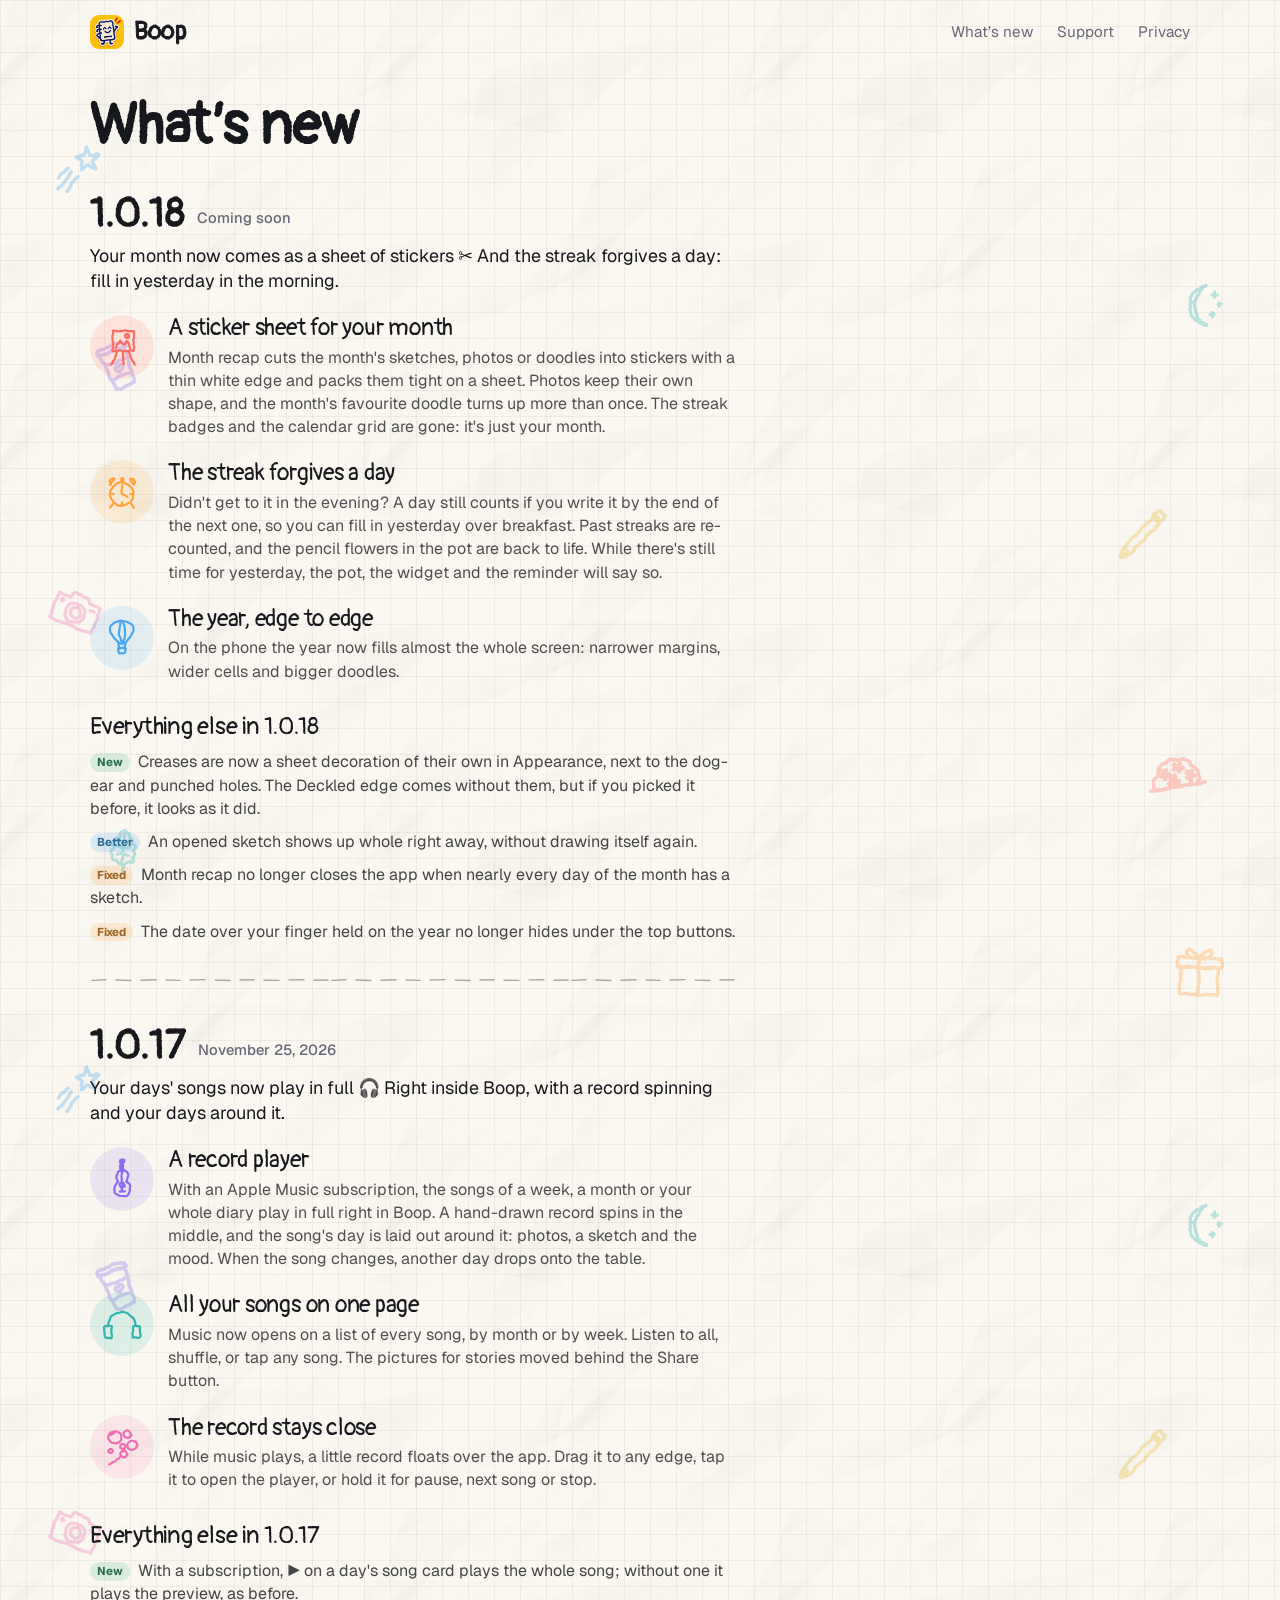
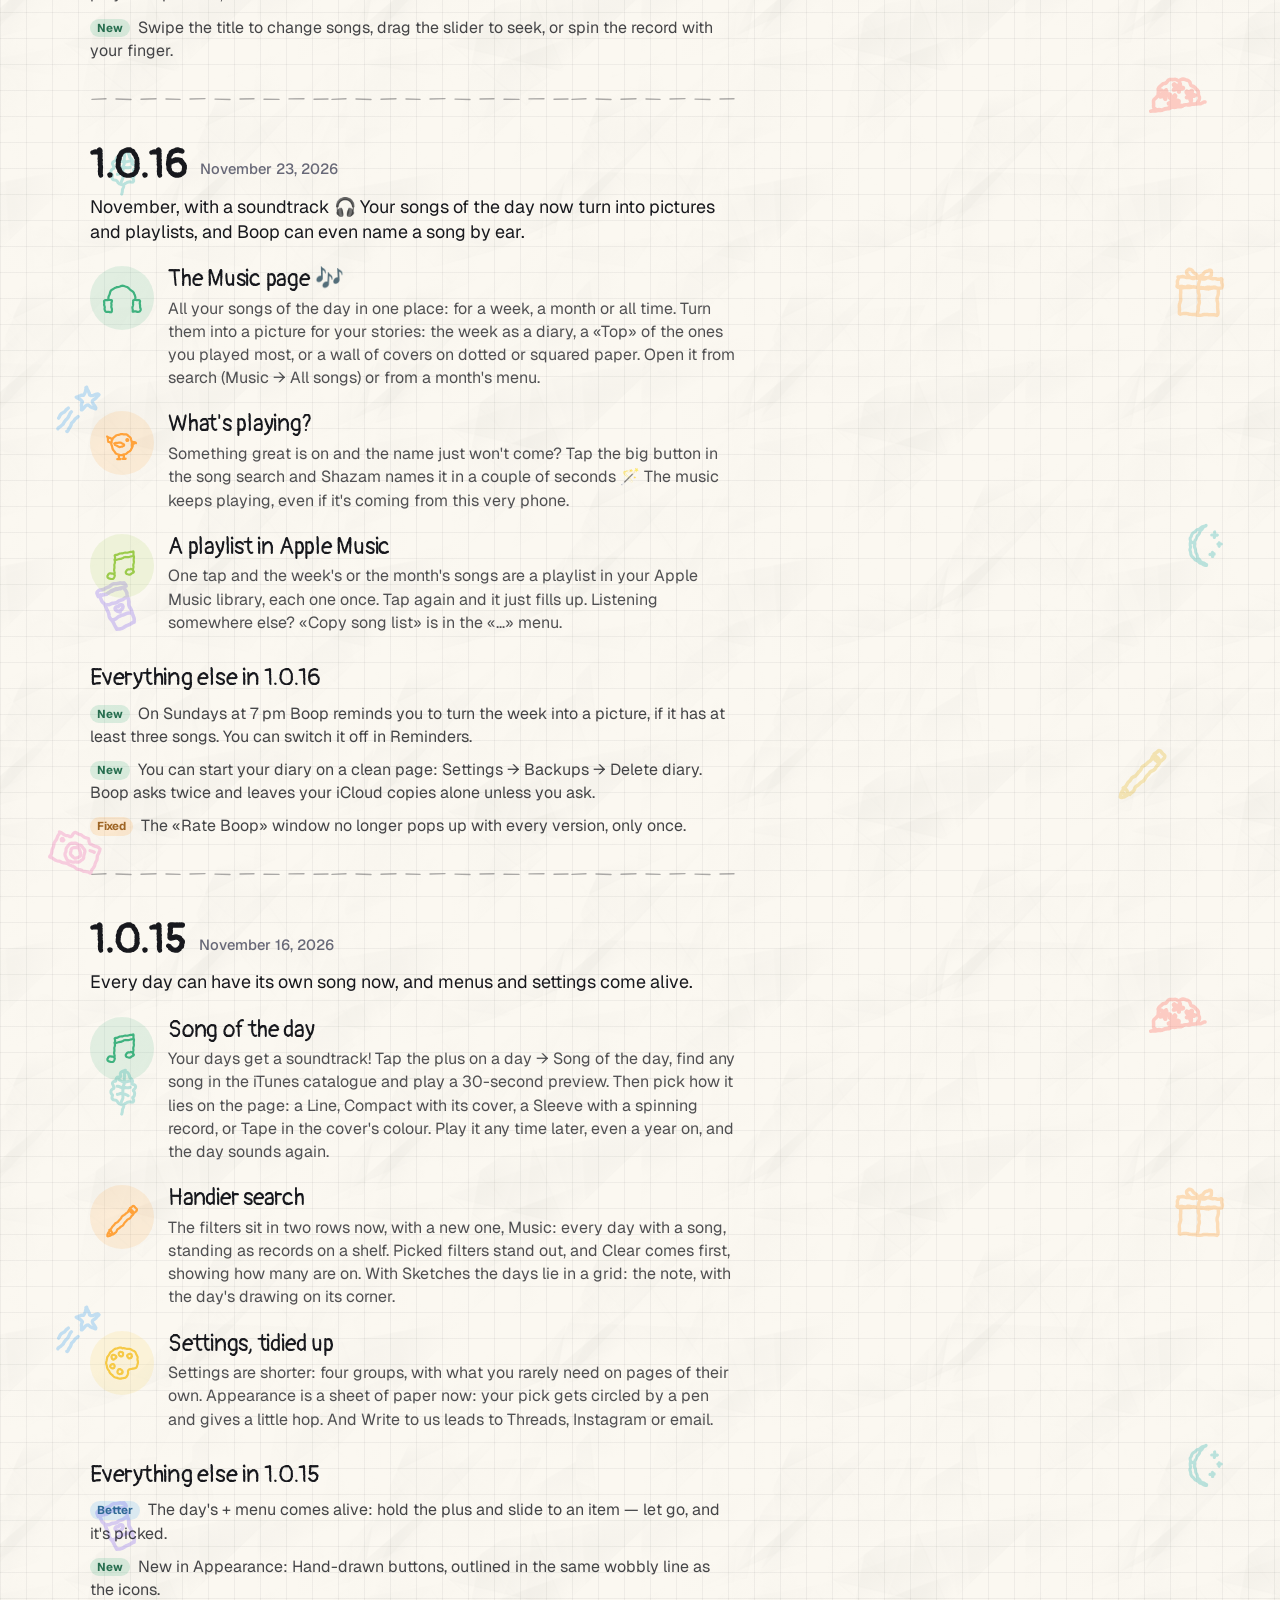
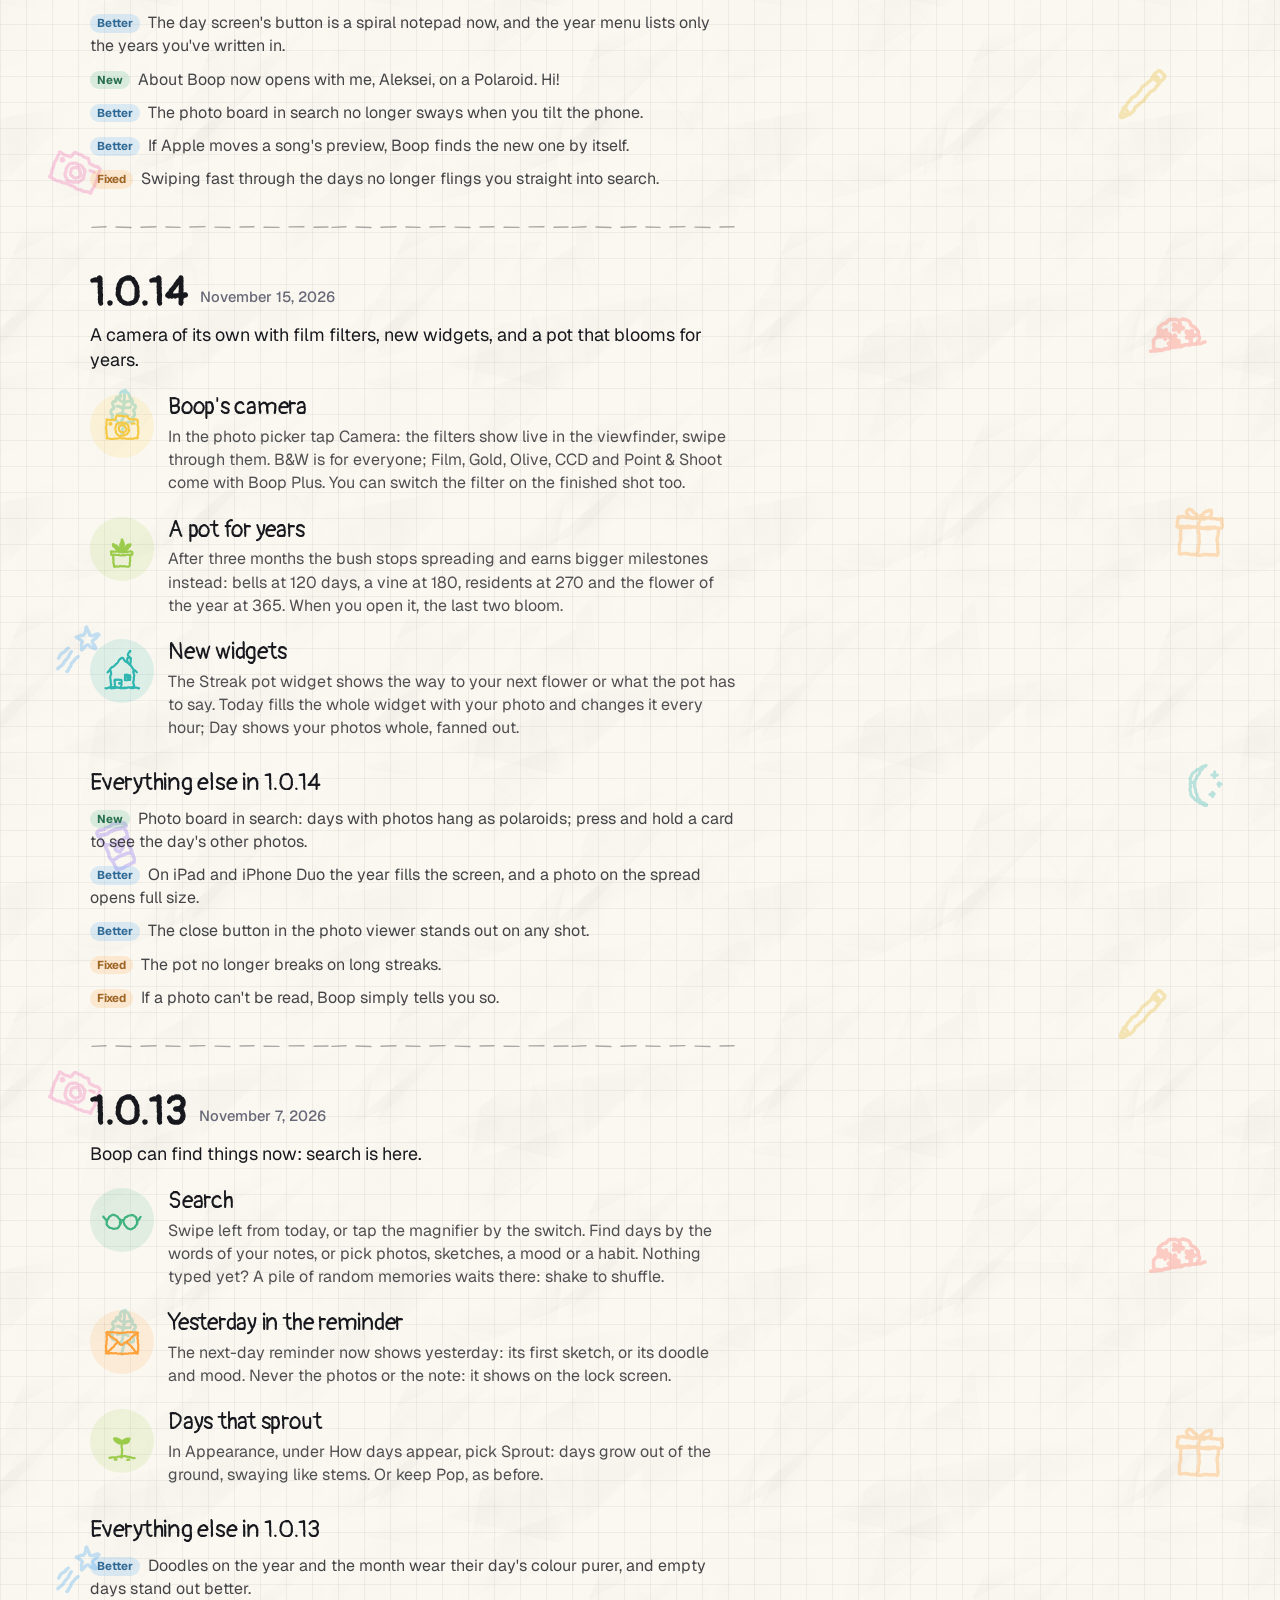
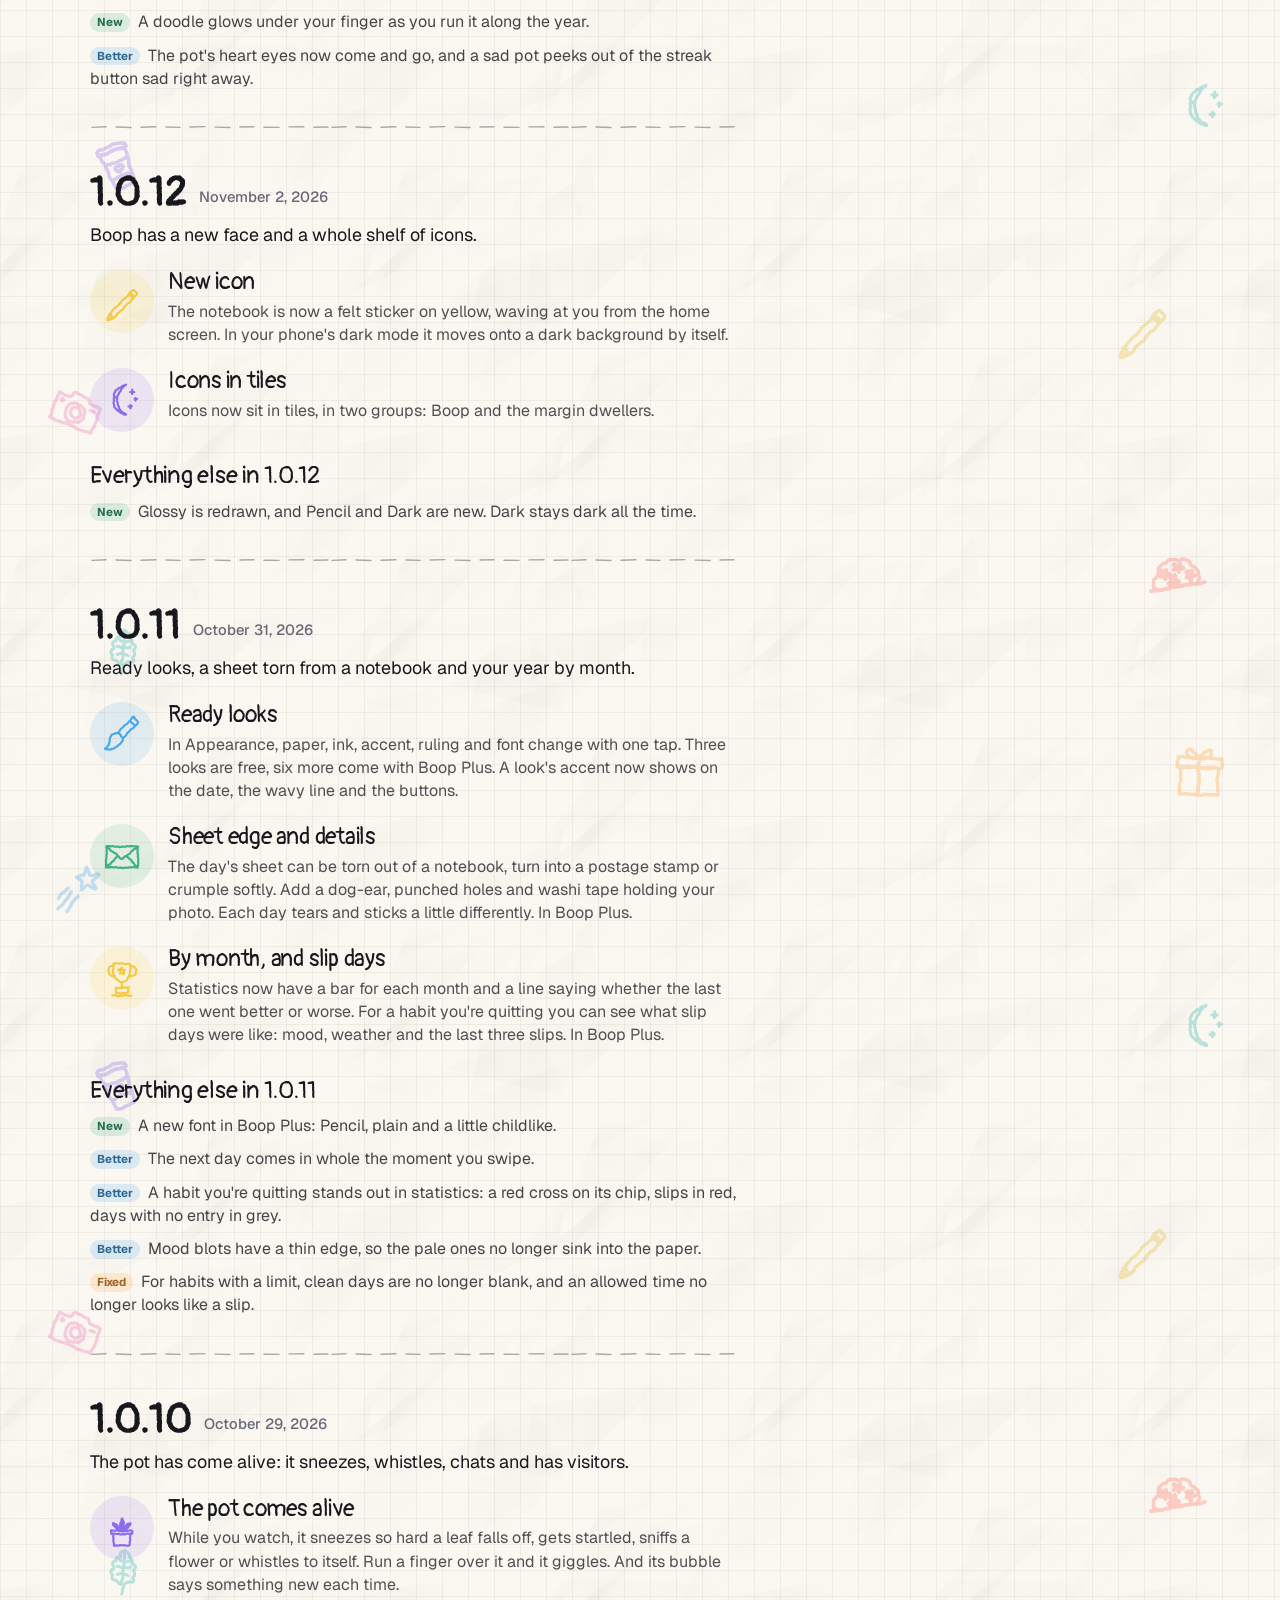
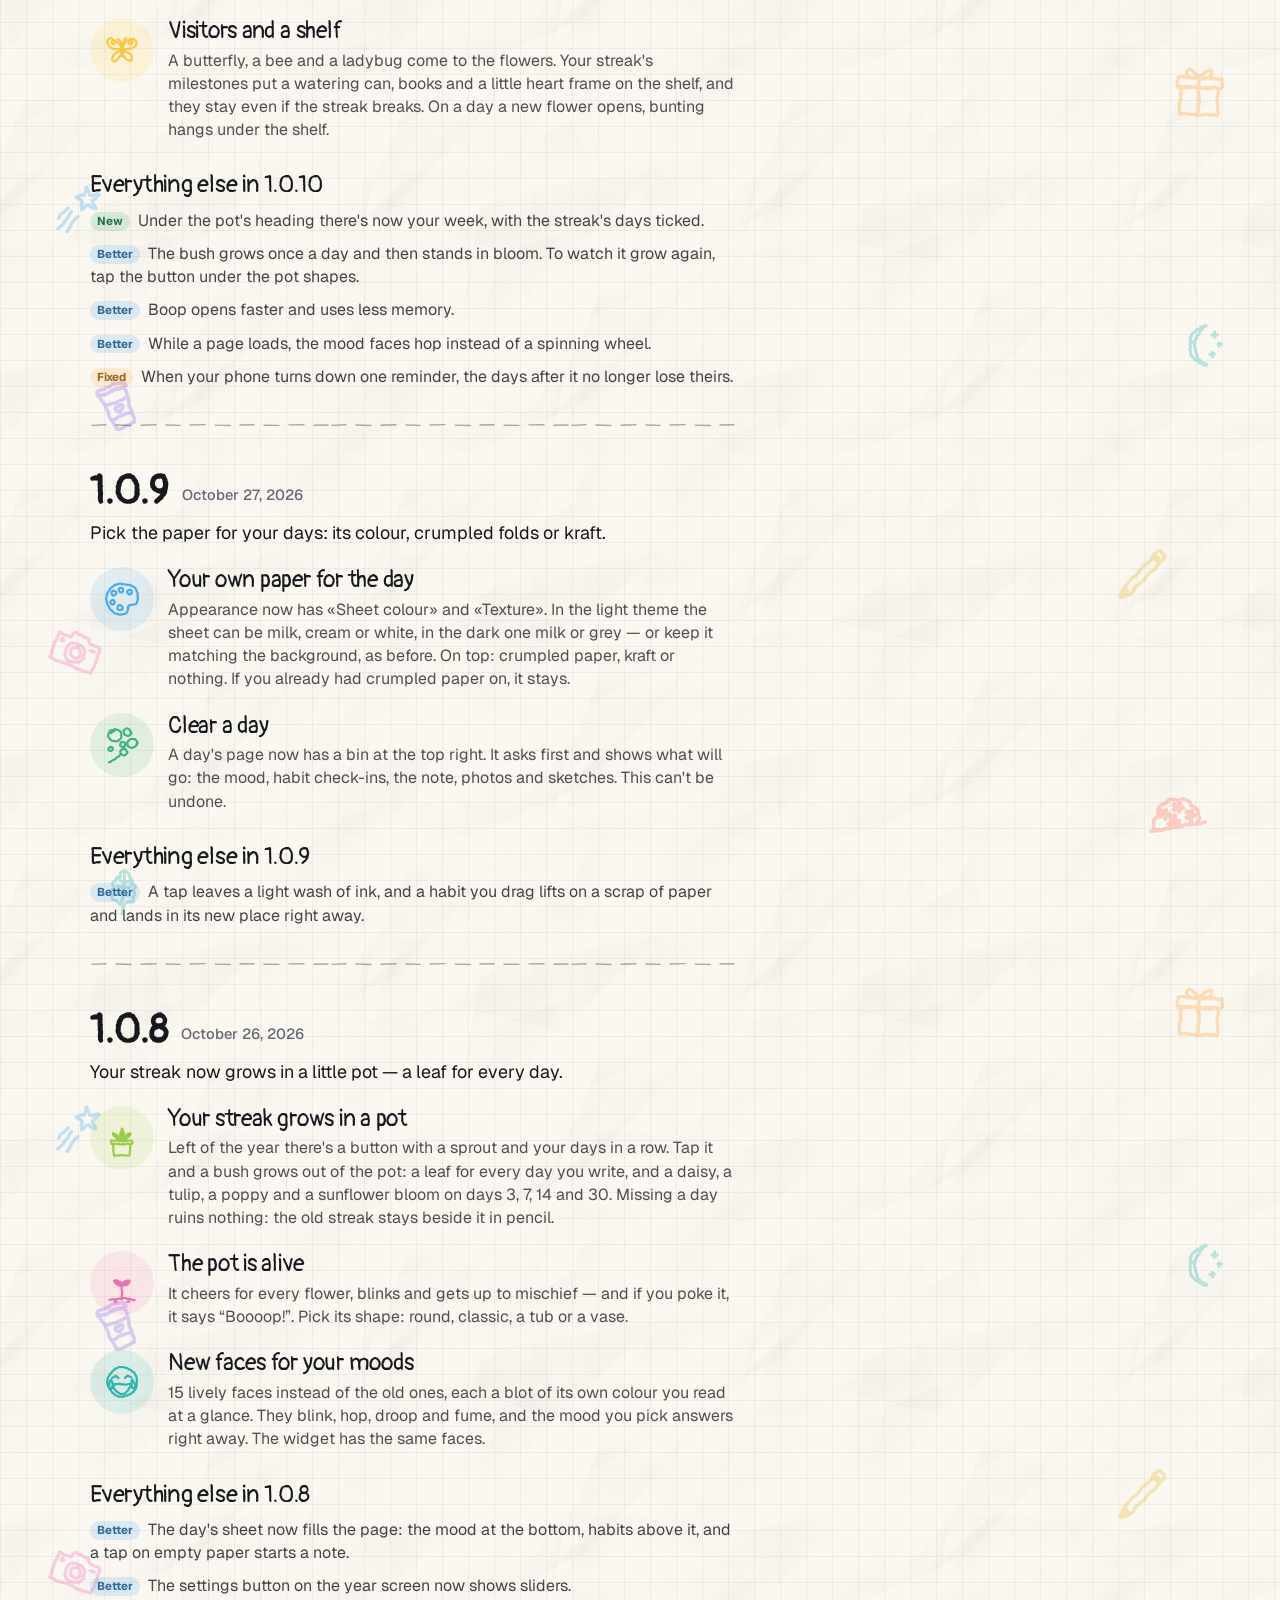
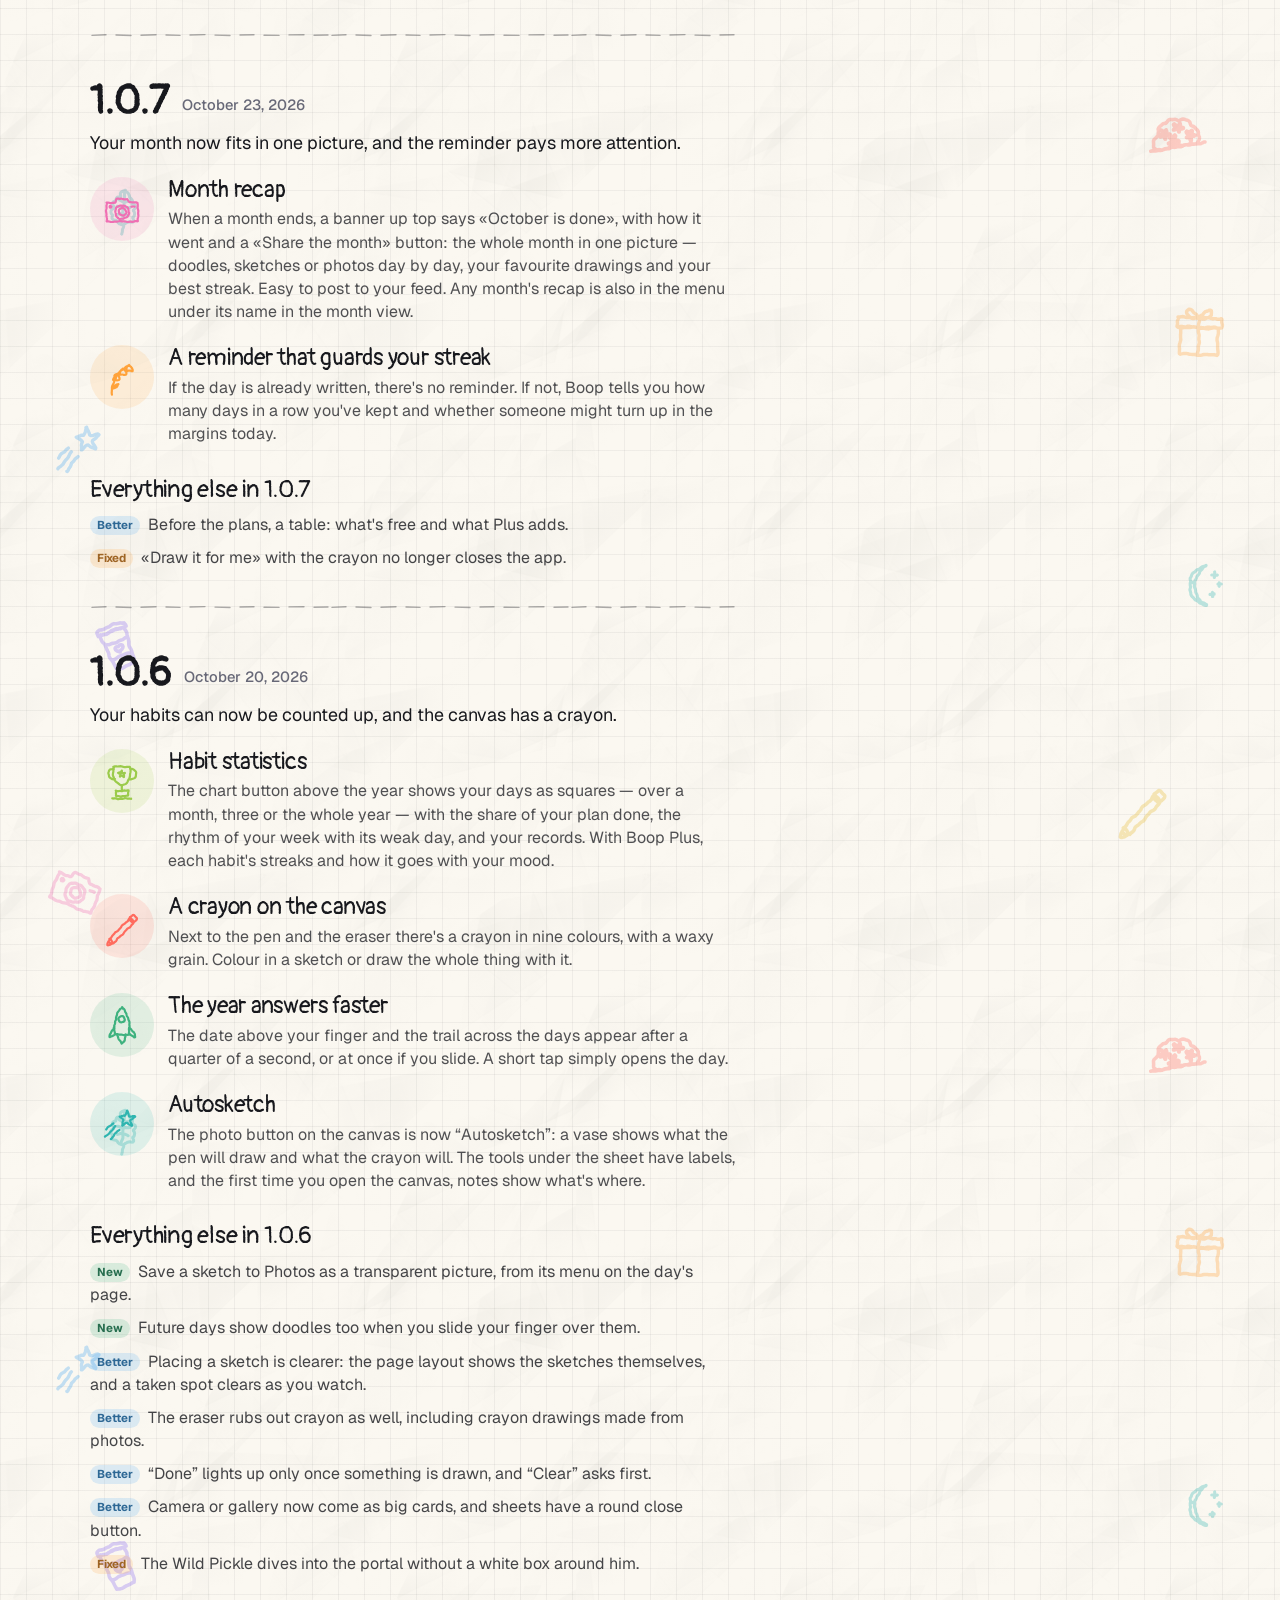
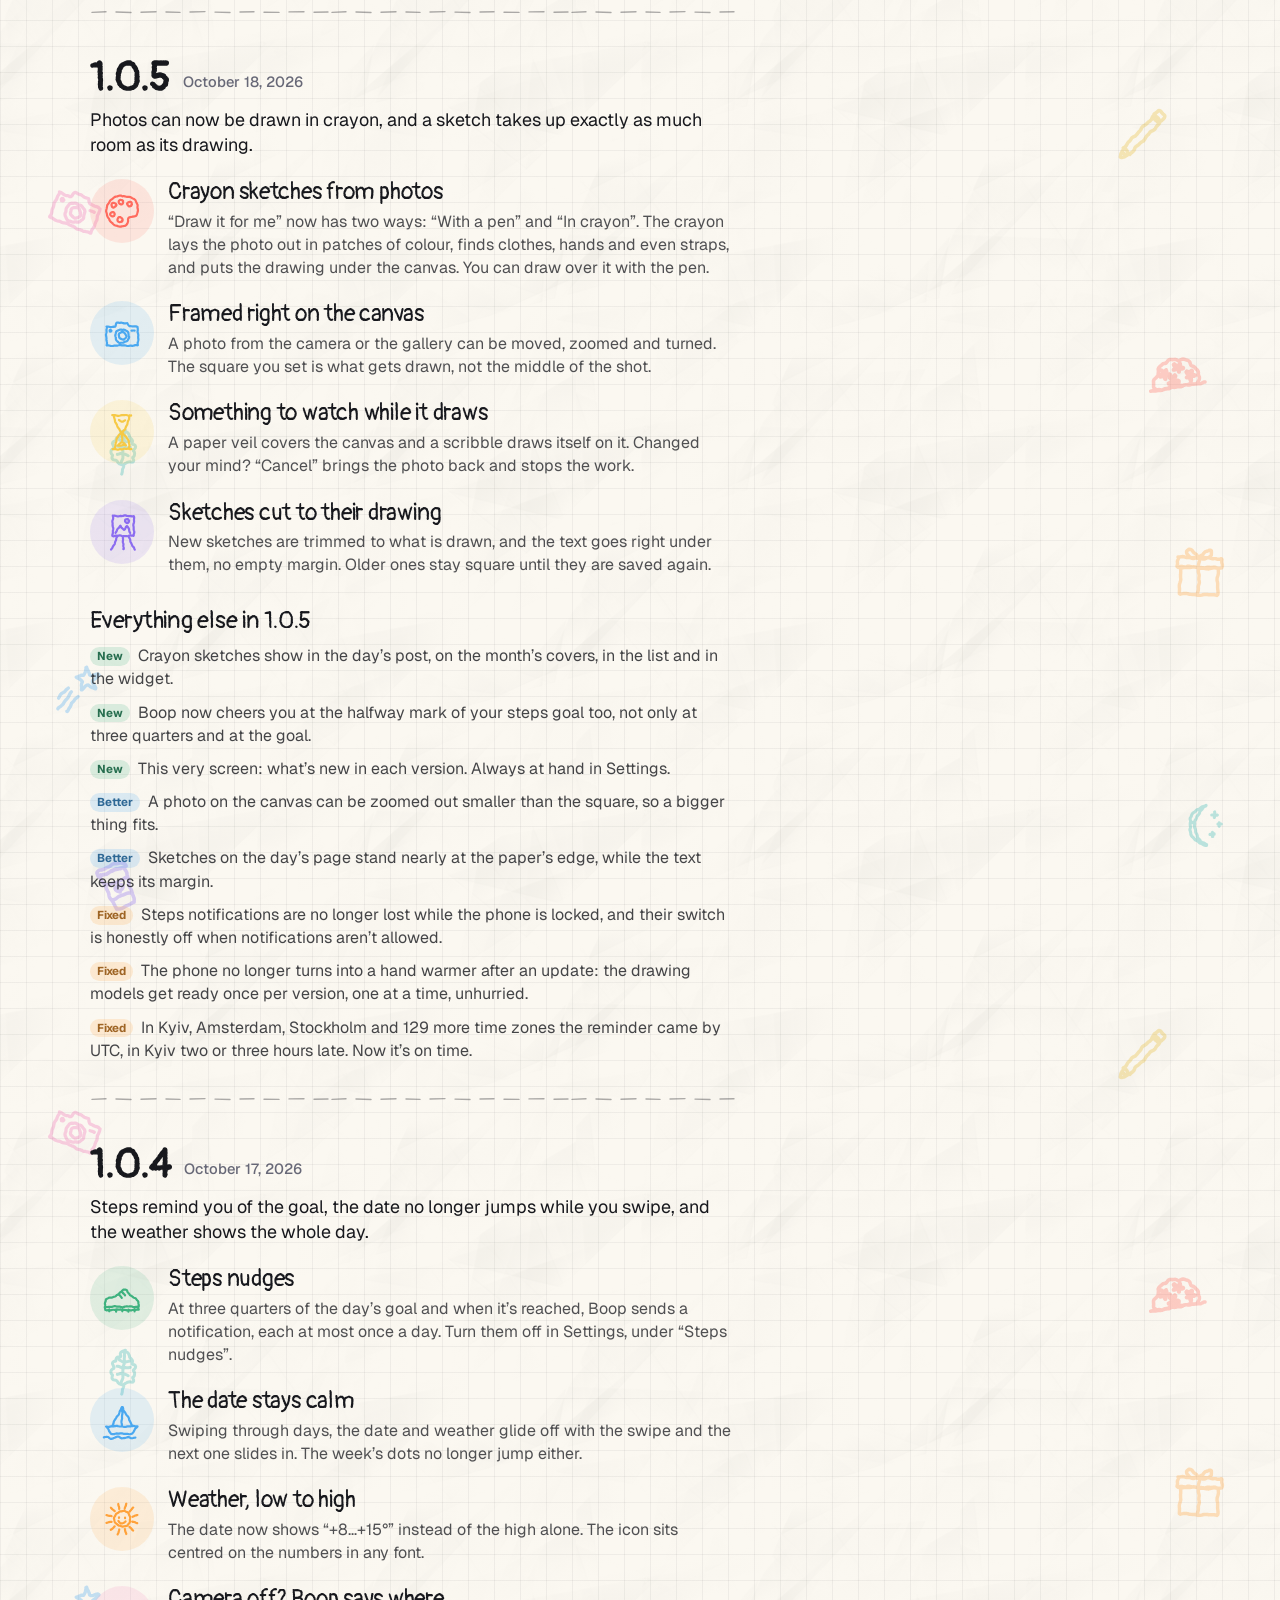
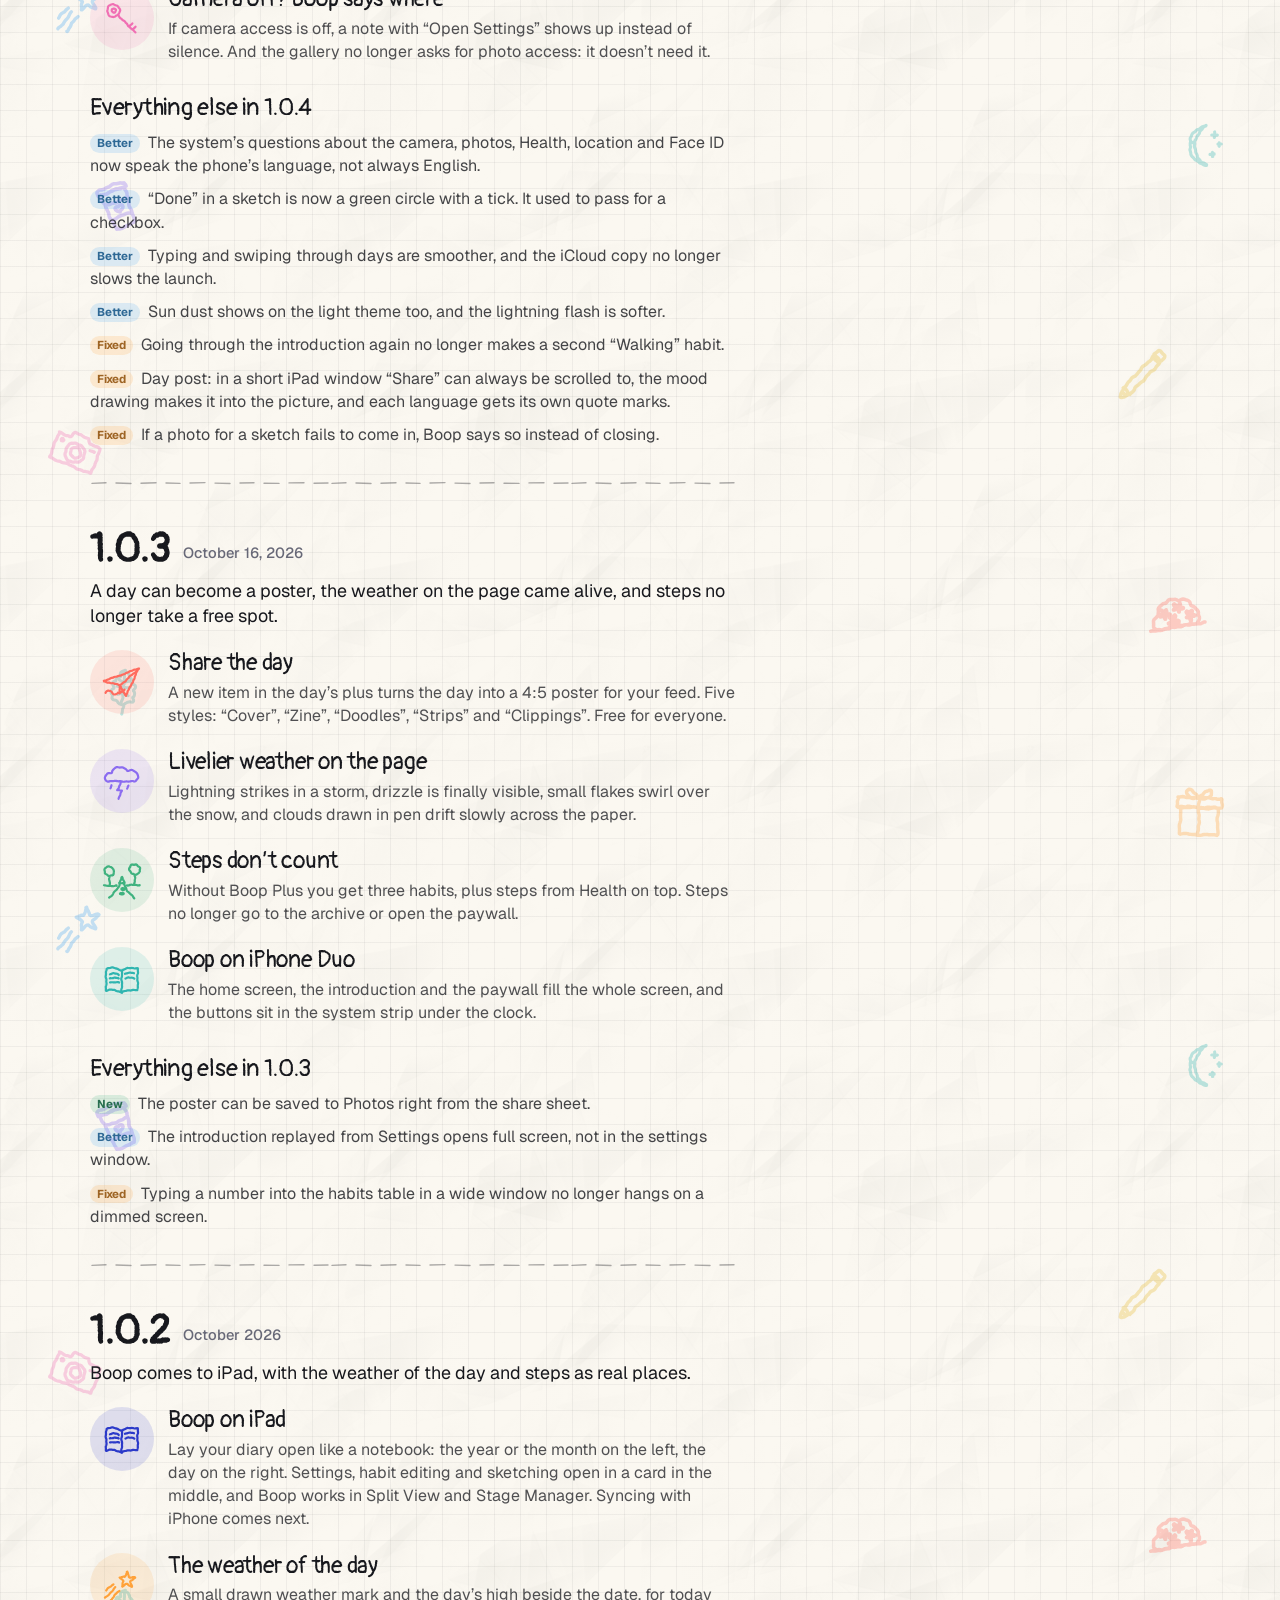
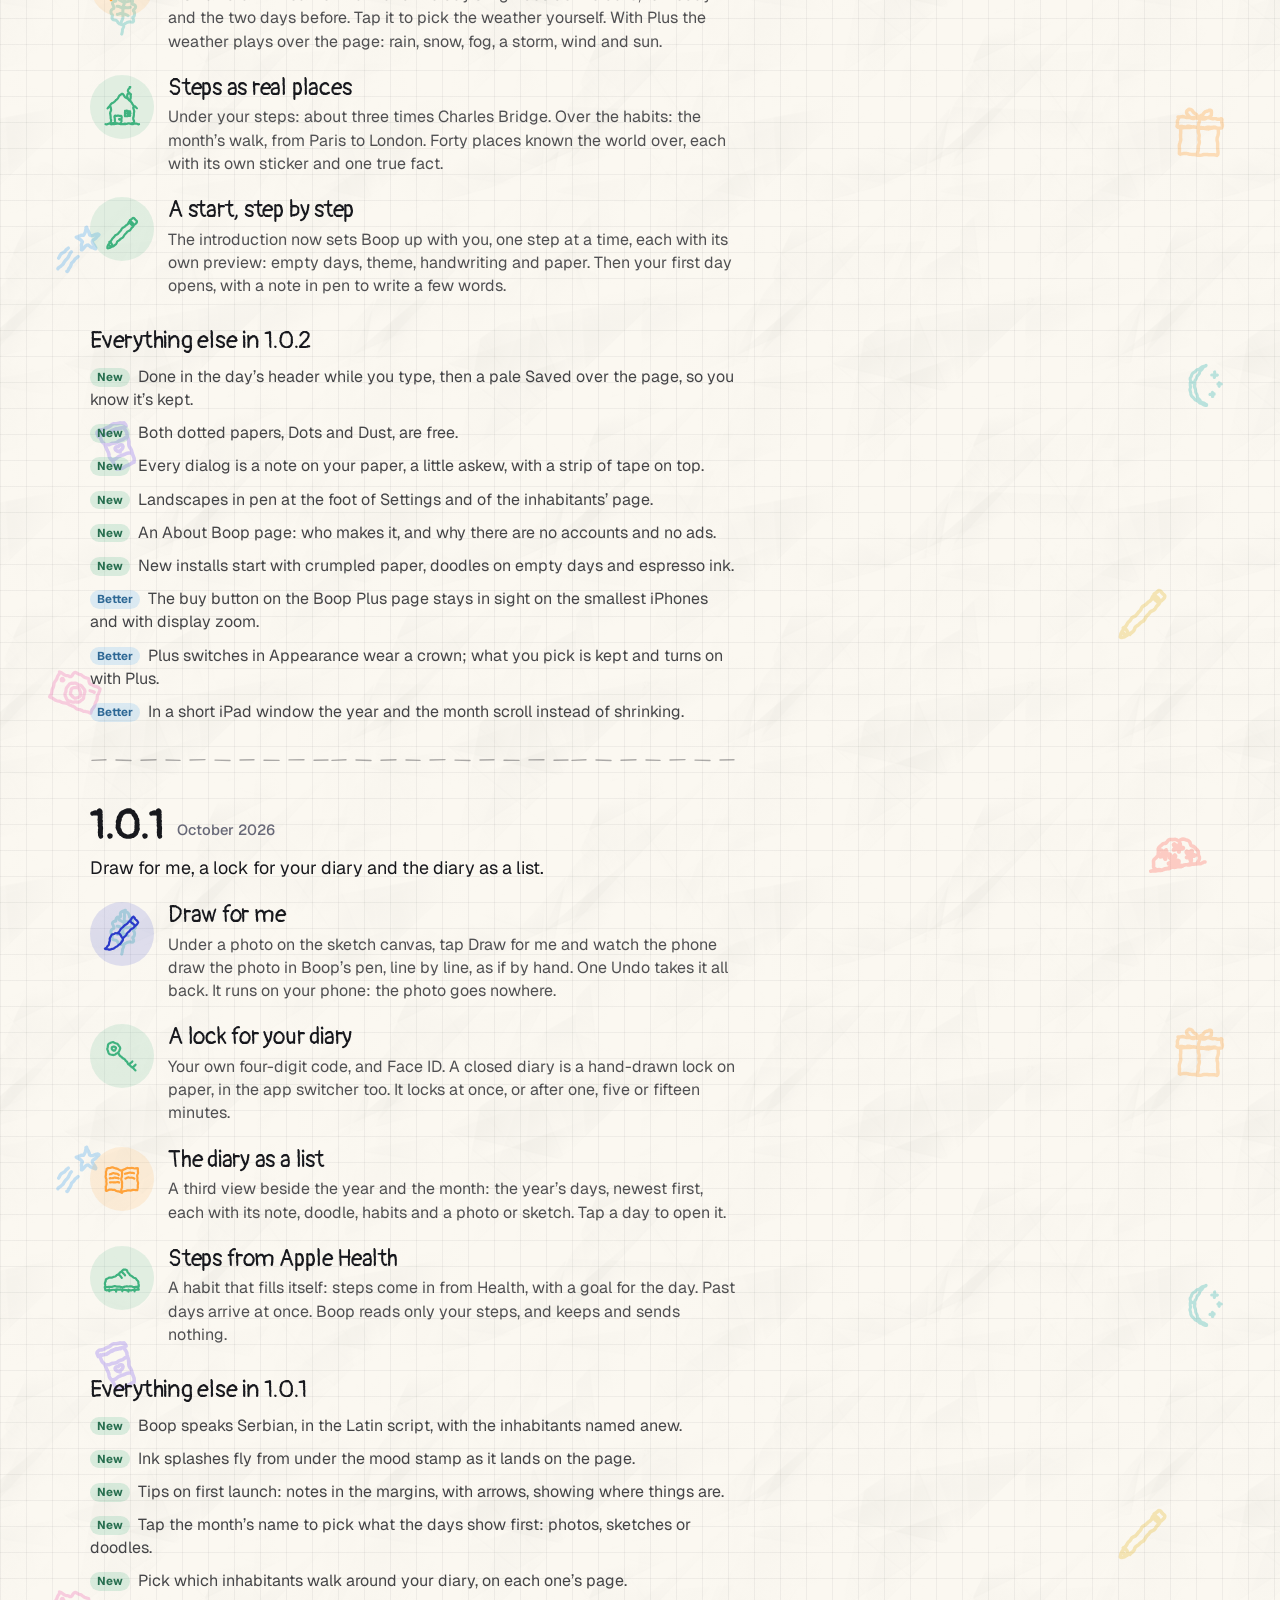
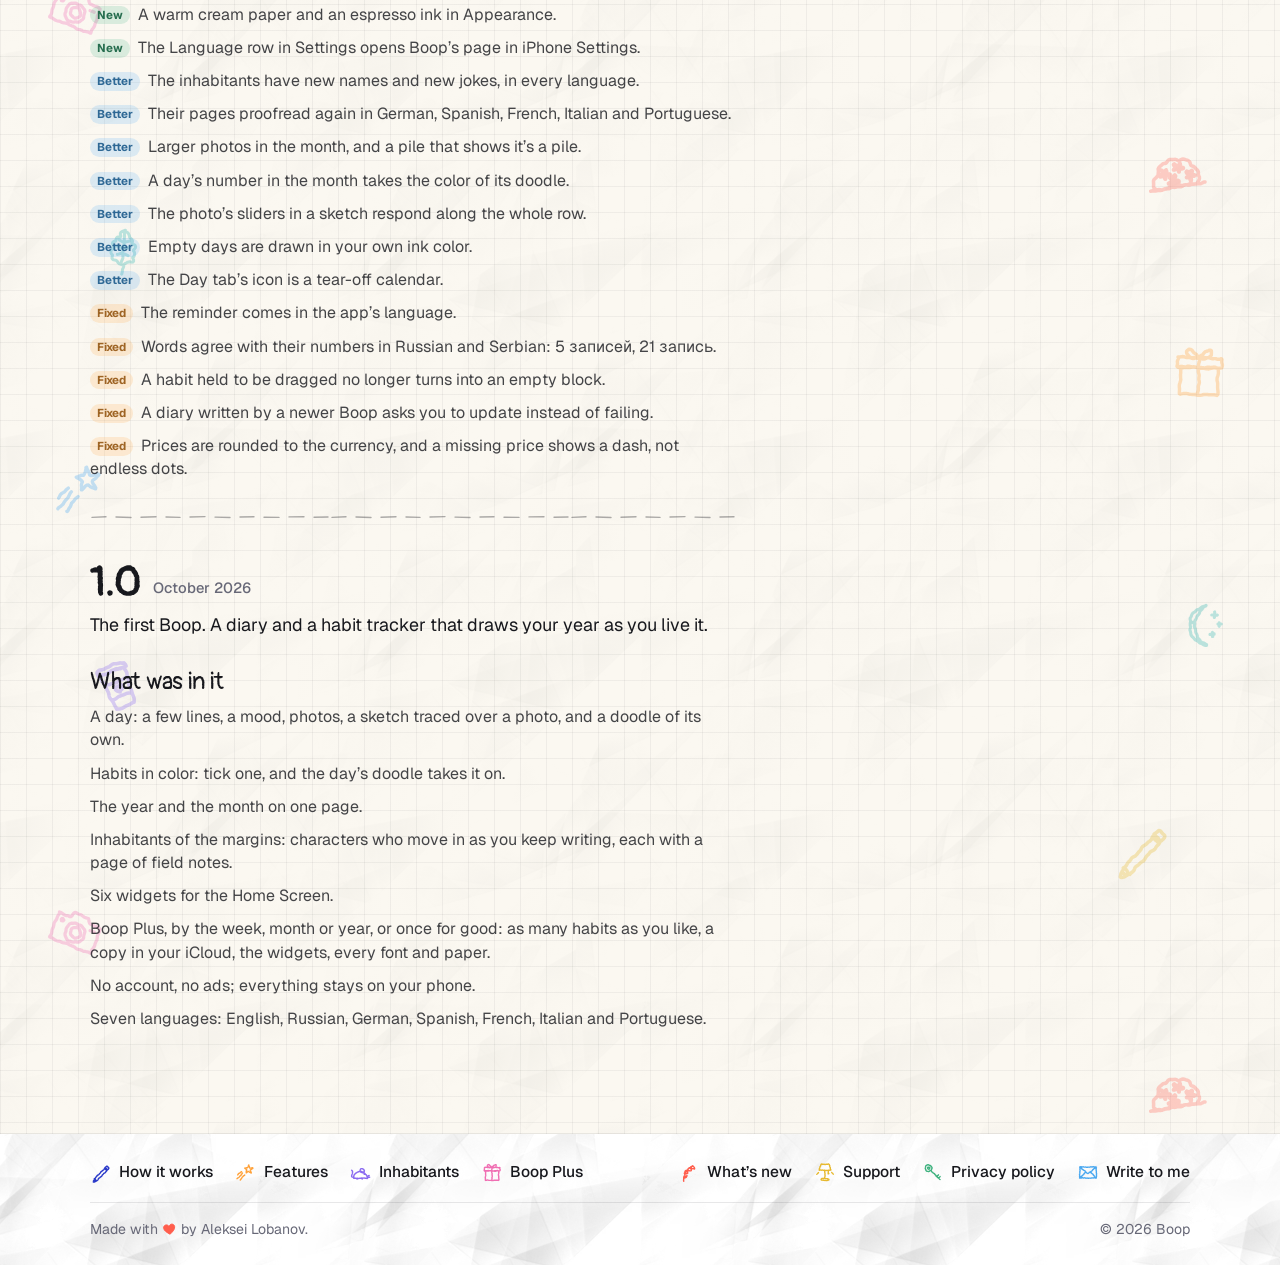
<file: changelog/index.html>
<!doctype html>
<html lang="en">
<head>
<meta charset="utf-8">
<meta name="viewport" content="width=device-width, initial-scale=1">
<title>What&#8217;s new in Boop</title>
<meta name="description" content="Every version of Boop, the newest first. 1.0.17: Your days' songs now play in full 🎧 Right inside Boop, with a record spinning and your days around it.">
<link rel="canonical" href="https://alobanov.github.io/getboop/changelog/">
<meta property="og:title" content="What&#8217;s new in Boop">
<meta property="og:description" content="Every version of Boop, the newest first. 1.0.17: Your days' songs now play in full 🎧 Right inside Boop, with a record spinning and your days around it.">
<meta property="og:image" content="https://alobanov.github.io/getboop/img/year-canvas.jpg">
<meta name="apple-itunes-app" content="app-id=6818434144">
<link rel="icon" href="../favicon-64.png" type="image/png">
<link rel="apple-touch-icon" href="../apple-touch-icon.png">
<link rel="preconnect" href="https://fonts.googleapis.com">
<link rel="preconnect" href="https://fonts.gstatic.com" crossorigin>
<link href="https://fonts.googleapis.com/css2?family=Geist:wght@400;500;600;700;800&family=Pangolin&display=swap" rel="stylesheet">
<link rel="stylesheet" href="../style.css?v=202611032330">
</head>
<body>
<div class="wrap">
<header class="top">
<a class="brand" href="../"><img class="mark" src="../img/icon.webp" width="34" height="34" alt="">Boop</a>
<nav aria-label="Pages"><a href="../changelog/">What&#8217;s new</a><a href="../support/">Support</a><a href="../privacy/">Privacy</a></nav>
</header>
<main>
<article class="page changelog">
<h1>What&#8217;s new</h1>
<!-- app:start -->
<section class="release" id="v1.0.18">
<header class="rel-head"><h2>1.0.18</h2><span class="when">Coming soon</span></header>
<p class="tagline">Your month now comes as a sheet of stickers ✂️ And the streak forgives a day: fill in yesterday in the morning.</p>
<div class="change"><span class="spot" style="--c:#FF6B5E" aria-hidden="true"><svg viewBox="0 0 40 40"><use href="../img/whats_new.svg#doodle_168"/></svg></span><div><h3>A sticker sheet for your month</h3><p>Month recap cuts the month's sketches, photos or doodles into stickers with a thin white edge and packs them tight on a sheet. Photos keep their own shape, and the month's favourite doodle turns up more than once. The streak badges and the calendar grid are gone: it's just your month.</p></div></div>
<div class="change"><span class="spot" style="--c:#FFA23A" aria-hidden="true"><svg viewBox="0 0 40 40"><use href="../img/whats_new.svg#doodle_125"/></svg></span><div><h3>The streak forgives a day</h3><p>Didn't get to it in the evening? A day still counts if you write it by the end of the next one, so you can fill in yesterday over breakfast. Past streaks are re-counted, and the pencil flowers in the pot are back to life. While there's still time for yesterday, the pot, the widget and the reminder will say so.</p></div></div>
<div class="change"><span class="spot" style="--c:#4AA8F0" aria-hidden="true"><svg viewBox="0 0 40 40"><use href="../img/whats_new.svg#doodle_106"/></svg></span><div><h3>The year, edge to edge</h3><p>On the phone the year now fills almost the whole screen: narrower margins, wider cells and bigger doodles.</p></div></div>
<h3 class="more">Everything else in 1.0.18</h3>
<ul class="rest">
<li><span class="label new">New</span>Creases are now a sheet decoration of their own in Appearance, next to the dog-ear and punched holes. The Deckled edge comes without them, but if you picked it before, it looks as it did.</li>
<li><span class="label better">Better</span>An opened sketch shows up whole right away, without drawing itself again.</li>
<li><span class="label fixed">Fixed</span>Month recap no longer closes the app when nearly every day of the month has a sketch.</li>
<li><span class="label fixed">Fixed</span>The date over your finger held on the year no longer hides under the top buttons.</li>
</ul>
</section>
<section class="release" id="v1.0.17">
<header class="rel-head"><h2>1.0.17</h2><span class="when">November 25, 2026</span></header>
<p class="tagline">Your days' songs now play in full 🎧 Right inside Boop, with a record spinning and your days around it.</p>
<div class="change"><span class="spot" style="--c:#8B6CF0" aria-hidden="true"><svg viewBox="0 0 40 40"><use href="../img/whats_new.svg#doodle_140"/></svg></span><div><h3>A record player</h3><p>With an Apple Music subscription, the songs of a week, a month or your whole diary play in full right in Boop. A hand-drawn record spins in the middle, and the song's day is laid out around it: photos, a sketch and the mood. When the song changes, another day drops onto the table.</p></div></div>
<div class="change"><span class="spot" style="--c:#2FB5B0" aria-hidden="true"><svg viewBox="0 0 40 40"><use href="../img/whats_new.svg#doodle_134"/></svg></span><div><h3>All your songs on one page</h3><p>Music now opens on a list of every song, by month or by week. Listen to all, shuffle, or tap any song. The pictures for stories moved behind the Share button.</p></div></div>
<div class="change"><span class="spot" style="--c:#F06FB3" aria-hidden="true"><svg viewBox="0 0 40 40"><use href="../img/whats_new.svg#doodle_175"/></svg></span><div><h3>The record stays close</h3><p>While music plays, a little record floats over the app. Drag it to any edge, tap it to open the player, or hold it for pause, next song or stop.</p></div></div>
<h3 class="more">Everything else in 1.0.17</h3>
<ul class="rest">
<li><span class="label new">New</span>With a subscription, ▶ on a day's song card plays the whole song; without one it plays the preview, as before.</li>
<li><span class="label new">New</span>Swipe the title to change songs, drag the slider to seek, or spin the record with your finger.</li>
</ul>
</section>
<section class="release" id="v1.0.16">
<header class="rel-head"><h2>1.0.16</h2><span class="when">November 23, 2026</span></header>
<p class="tagline">November, with a soundtrack 🎧 Your songs of the day now turn into pictures and playlists, and Boop can even name a song by ear.</p>
<div class="change"><span class="spot" style="--c:#3FB27F" aria-hidden="true"><svg viewBox="0 0 40 40"><use href="../img/whats_new.svg#doodle_134"/></svg></span><div><h3>The Music page 🎶</h3><p>All your songs of the day in one place: for a week, a month or all time. Turn them into a picture for your stories: the week as a diary, a «Top» of the ones you played most, or a wall of covers on dotted or squared paper. Open it from search (Music → All songs) or from a month's menu.</p></div></div>
<div class="change"><span class="spot" style="--c:#FFA23A" aria-hidden="true"><svg viewBox="0 0 40 40"><use href="../img/whats_new.svg#doodle_043"/></svg></span><div><h3>What's playing?</h3><p>Something great is on and the name just won't come? Tap the big button in the song search and Shazam names it in a couple of seconds 🪄 The music keeps playing, even if it's coming from this very phone.</p></div></div>
<div class="change"><span class="spot" style="--c:#9BCB4B" aria-hidden="true"><svg viewBox="0 0 40 40"><use href="../img/whats_new.svg#doodle_170"/></svg></span><div><h3>A playlist in Apple Music</h3><p>One tap and the week's or the month's songs are a playlist in your Apple Music library, each one once. Tap again and it just fills up. Listening somewhere else? «Copy song list» is in the «…» menu.</p></div></div>
<h3 class="more">Everything else in 1.0.16</h3>
<ul class="rest">
<li><span class="label new">New</span>On Sundays at 7 pm Boop reminds you to turn the week into a picture, if it has at least three songs. You can switch it off in Reminders.</li>
<li><span class="label new">New</span>You can start your diary on a clean page: Settings → Backups → Delete diary. Boop asks twice and leaves your iCloud copies alone unless you ask.</li>
<li><span class="label fixed">Fixed</span>The «Rate Boop» window no longer pops up with every version, only once.</li>
</ul>
</section>
<section class="release" id="v1.0.15">
<header class="rel-head"><h2>1.0.15</h2><span class="when">November 16, 2026</span></header>
<p class="tagline">Every day can have its own song now, and menus and settings come alive.</p>
<div class="change"><span class="spot" style="--c:#3FB27F" aria-hidden="true"><svg viewBox="0 0 40 40"><use href="../img/whats_new.svg#doodle_170"/></svg></span><div><h3>Song of the day</h3><p>Your days get a soundtrack! Tap the plus on a day → Song of the day, find any song in the iTunes catalogue and play a 30-second preview. Then pick how it lies on the page: a Line, Compact with its cover, a Sleeve with a spinning record, or Tape in the cover's colour. Play it any time later, even a year on, and the day sounds again.</p></div></div>
<div class="change"><span class="spot" style="--c:#FFA23A" aria-hidden="true"><svg viewBox="0 0 40 40"><use href="../img/whats_new.svg#doodle_129"/></svg></span><div><h3>Handier search</h3><p>The filters sit in two rows now, with a new one, Music: every day with a song, standing as records on a shelf. Picked filters stand out, and Clear comes first, showing how many are on. With Sketches the days lie in a grid: the note, with the day's drawing on its corner.</p></div></div>
<div class="change"><span class="spot" style="--c:#F6C945" aria-hidden="true"><svg viewBox="0 0 40 40"><use href="../img/whats_new.svg#doodle_166"/></svg></span><div><h3>Settings, tidied up</h3><p>Settings are shorter: four groups, with what you rarely need on pages of their own. Appearance is a sheet of paper now: your pick gets circled by a pen and gives a little hop. And Write to us leads to Threads, Instagram or email.</p></div></div>
<h3 class="more">Everything else in 1.0.15</h3>
<ul class="rest">
<li><span class="label better">Better</span>The day's + menu comes alive: hold the plus and slide to an item — let go, and it's picked.</li>
<li><span class="label new">New</span>New in Appearance: Hand-drawn buttons, outlined in the same wobbly line as the icons.</li>
<li><span class="label better">Better</span>The day screen's button is a spiral notepad now, and the year menu lists only the years you've written in.</li>
<li><span class="label new">New</span>About Boop now opens with me, Aleksei, on a Polaroid. Hi!</li>
<li><span class="label better">Better</span>The photo board in search no longer sways when you tilt the phone.</li>
<li><span class="label better">Better</span>If Apple moves a song's preview, Boop finds the new one by itself.</li>
<li><span class="label fixed">Fixed</span>Swiping fast through the days no longer flings you straight into search.</li>
</ul>
</section>
<section class="release" id="v1.0.14">
<header class="rel-head"><h2>1.0.14</h2><span class="when">November 15, 2026</span></header>
<p class="tagline">A camera of its own with film filters, new widgets, and a pot that blooms for years.</p>
<div class="change"><span class="spot" style="--c:#F6C945" aria-hidden="true"><svg viewBox="0 0 40 40"><use href="../img/whats_new.svg#doodle_153"/></svg></span><div><h3>Boop's camera</h3><p>In the photo picker tap Camera: the filters show live in the viewfinder, swipe through them. B&amp;W is for everyone; Film, Gold, Olive, CCD and Point &amp; Shoot come with Boop Plus. You can switch the filter on the finished shot too.</p></div></div>
<div class="change"><span class="spot" style="--c:#9BCB4B" aria-hidden="true"><svg viewBox="0 0 40 40"><use href="../img/whats_new.svg#doodle_062"/></svg></span><div><h3>A pot for years</h3><p>After three months the bush stops spreading and earns bigger milestones instead: bells at 120 days, a vine at 180, residents at 270 and the flower of the year at 365. When you open it, the last two bloom.</p></div></div>
<div class="change"><span class="spot" style="--c:#2FB5B0" aria-hidden="true"><svg viewBox="0 0 40 40"><use href="../img/whats_new.svg#doodle_053"/></svg></span><div><h3>New widgets</h3><p>The Streak pot widget shows the way to your next flower or what the pot has to say. Today fills the whole widget with your photo and changes it every hour; Day shows your photos whole, fanned out.</p></div></div>
<h3 class="more">Everything else in 1.0.14</h3>
<ul class="rest">
<li><span class="label new">New</span>Photo board in search: days with photos hang as polaroids; press and hold a card to see the day's other photos.</li>
<li><span class="label better">Better</span>On iPad and iPhone Duo the year fills the screen, and a photo on the spread opens full size.</li>
<li><span class="label better">Better</span>The close button in the photo viewer stands out on any shot.</li>
<li><span class="label fixed">Fixed</span>The pot no longer breaks on long streaks.</li>
<li><span class="label fixed">Fixed</span>If a photo can't be read, Boop simply tells you so.</li>
</ul>
</section>
<section class="release" id="v1.0.13">
<header class="rel-head"><h2>1.0.13</h2><span class="when">November 7, 2026</span></header>
<p class="tagline">Boop can find things now: search is here.</p>
<div class="change"><span class="spot" style="--c:#3FB27F" aria-hidden="true"><svg viewBox="0 0 40 40"><use href="../img/whats_new.svg#doodle_135"/></svg></span><div><h3>Search</h3><p>Swipe left from today, or tap the magnifier by the switch. Find days by the words of your notes, or pick photos, sketches, a mood or a habit. Nothing typed yet? A pile of random memories waits there: shake to shuffle.</p></div></div>
<div class="change"><span class="spot" style="--c:#FFA23A" aria-hidden="true"><svg viewBox="0 0 40 40"><use href="../img/whats_new.svg#doodle_143"/></svg></span><div><h3>Yesterday in the reminder</h3><p>The next-day reminder now shows yesterday: its first sketch, or its doodle and mood. Never the photos or the note: it shows on the lock screen.</p></div></div>
<div class="change"><span class="spot" style="--c:#9BCB4B" aria-hidden="true"><svg viewBox="0 0 40 40"><use href="../img/whats_new.svg#doodle_045"/></svg></span><div><h3>Days that sprout</h3><p>In Appearance, under How days appear, pick Sprout: days grow out of the ground, swaying like stems. Or keep Pop, as before.</p></div></div>
<h3 class="more">Everything else in 1.0.13</h3>
<ul class="rest">
<li><span class="label better">Better</span>Doodles on the year and the month wear their day's colour purer, and empty days stand out better.</li>
<li><span class="label new">New</span>A doodle glows under your finger as you run it along the year.</li>
<li><span class="label better">Better</span>The pot's heart eyes now come and go, and a sad pot peeks out of the streak button sad right away.</li>
</ul>
</section>
<section class="release" id="v1.0.12">
<header class="rel-head"><h2>1.0.12</h2><span class="when">November 2, 2026</span></header>
<p class="tagline">Boop has a new face and a whole shelf of icons.</p>
<div class="change"><span class="spot" style="--c:#F6C945" aria-hidden="true"><svg viewBox="0 0 40 40"><use href="../img/whats_new.svg#doodle_129"/></svg></span><div><h3>New icon</h3><p>The notebook is now a felt sticker on yellow, waving at you from the home screen. In your phone's dark mode it moves onto a dark background by itself.</p></div></div>
<div class="change"><span class="spot" style="--c:#8B6CF0" aria-hidden="true"><svg viewBox="0 0 40 40"><use href="../img/whats_new.svg#doodle_066"/></svg></span><div><h3>Icons in tiles</h3><p>Icons now sit in tiles, in two groups: Boop and the margin dwellers.</p></div></div>
<h3 class="more">Everything else in 1.0.12</h3>
<ul class="rest">
<li><span class="label new">New</span>Glossy is redrawn, and Pencil and Dark are new. Dark stays dark all the time.</li>
</ul>
</section>
<section class="release" id="v1.0.11">
<header class="rel-head"><h2>1.0.11</h2><span class="when">October 31, 2026</span></header>
<p class="tagline">Ready looks, a sheet torn from a notebook and your year by month.</p>
<div class="change"><span class="spot" style="--c:#4AA8F0" aria-hidden="true"><svg viewBox="0 0 40 40"><use href="../img/whats_new.svg#doodle_167"/></svg></span><div><h3>Ready looks</h3><p>In Appearance, paper, ink, accent, ruling and font change with one tap. Three looks are free, six more come with Boop Plus. A look's accent now shows on the date, the wavy line and the buttons.</p></div></div>
<div class="change"><span class="spot" style="--c:#3FB27F" aria-hidden="true"><svg viewBox="0 0 40 40"><use href="../img/whats_new.svg#doodle_143"/></svg></span><div><h3>Sheet edge and details</h3><p>The day's sheet can be torn out of a notebook, turn into a postage stamp or crumple softly. Add a dog-ear, punched holes and washi tape holding your photo. Each day tears and sticks a little differently. In Boop Plus.</p></div></div>
<div class="change"><span class="spot" style="--c:#F6C945" aria-hidden="true"><svg viewBox="0 0 40 40"><use href="../img/whats_new.svg#doodle_164"/></svg></span><div><h3>By month, and slip days</h3><p>Statistics now have a bar for each month and a line saying whether the last one went better or worse. For a habit you're quitting you can see what slip days were like: mood, weather and the last three slips. In Boop Plus.</p></div></div>
<h3 class="more">Everything else in 1.0.11</h3>
<ul class="rest">
<li><span class="label new">New</span>A new font in Boop Plus: Pencil, plain and a little childlike.</li>
<li><span class="label better">Better</span>The next day comes in whole the moment you swipe.</li>
<li><span class="label better">Better</span>A habit you're quitting stands out in statistics: a red cross on its chip, slips in red, days with no entry in grey.</li>
<li><span class="label better">Better</span>Mood blots have a thin edge, so the pale ones no longer sink into the paper.</li>
<li><span class="label fixed">Fixed</span>For habits with a limit, clean days are no longer blank, and an allowed time no longer looks like a slip.</li>
</ul>
</section>
<section class="release" id="v1.0.10">
<header class="rel-head"><h2>1.0.10</h2><span class="when">October 29, 2026</span></header>
<p class="tagline">The pot has come alive: it sneezes, whistles, chats and has visitors.</p>
<div class="change"><span class="spot" style="--c:#8B6CF0" aria-hidden="true"><svg viewBox="0 0 40 40"><use href="../img/whats_new.svg#doodle_062"/></svg></span><div><h3>The pot comes alive</h3><p>While you watch, it sneezes so hard a leaf falls off, gets startled, sniffs a flower or whistles to itself. Run a finger over it and it giggles. And its bubble says something new each time.</p></div></div>
<div class="change"><span class="spot" style="--c:#F6C945" aria-hidden="true"><svg viewBox="0 0 40 40"><use href="../img/whats_new.svg#doodle_017"/></svg></span><div><h3>Visitors and a shelf</h3><p>A butterfly, a bee and a ladybug come to the flowers. Your streak's milestones put a watering can, books and a little heart frame on the shelf, and they stay even if the streak breaks. On a day a new flower opens, bunting hangs under the shelf.</p></div></div>
<h3 class="more">Everything else in 1.0.10</h3>
<ul class="rest">
<li><span class="label new">New</span>Under the pot's heading there's now your week, with the streak's days ticked.</li>
<li><span class="label better">Better</span>The bush grows once a day and then stands in bloom. To watch it grow again, tap the button under the pot shapes.</li>
<li><span class="label better">Better</span>Boop opens faster and uses less memory.</li>
<li><span class="label better">Better</span>While a page loads, the mood faces hop instead of a spinning wheel.</li>
<li><span class="label fixed">Fixed</span>When your phone turns down one reminder, the days after it no longer lose theirs.</li>
</ul>
</section>
<section class="release" id="v1.0.9">
<header class="rel-head"><h2>1.0.9</h2><span class="when">October 27, 2026</span></header>
<p class="tagline">Pick the paper for your days: its colour, crumpled folds or kraft.</p>
<div class="change"><span class="spot" style="--c:#4AA8F0" aria-hidden="true"><svg viewBox="0 0 40 40"><use href="../img/whats_new.svg#doodle_166"/></svg></span><div><h3>Your own paper for the day</h3><p>Appearance now has «Sheet colour» and «Texture». In the light theme the sheet can be milk, cream or white, in the dark one milk or grey — or keep it matching the background, as before. On top: crumpled paper, kraft or nothing. If you already had crumpled paper on, it stays.</p></div></div>
<div class="change"><span class="spot" style="--c:#3FB27F" aria-hidden="true"><svg viewBox="0 0 40 40"><use href="../img/whats_new.svg#doodle_175"/></svg></span><div><h3>Clear a day</h3><p>A day's page now has a bin at the top right. It asks first and shows what will go: the mood, habit check-ins, the note, photos and sketches. This can't be undone.</p></div></div>
<h3 class="more">Everything else in 1.0.9</h3>
<ul class="rest">
<li><span class="label better">Better</span>A tap leaves a light wash of ink, and a habit you drag lifts on a scrap of paper and lands in its new place right away.</li>
</ul>
</section>
<section class="release" id="v1.0.8">
<header class="rel-head"><h2>1.0.8</h2><span class="when">October 26, 2026</span></header>
<p class="tagline">Your streak now grows in a little pot — a leaf for every day.</p>
<div class="change"><span class="spot" style="--c:#9BCB4B" aria-hidden="true"><svg viewBox="0 0 40 40"><use href="../img/whats_new.svg#doodle_062"/></svg></span><div><h3>Your streak grows in a pot</h3><p>Left of the year there's a button with a sprout and your days in a row. Tap it and a bush grows out of the pot: a leaf for every day you write, and a daisy, a tulip, a poppy and a sunflower bloom on days 3, 7, 14 and 30. Missing a day ruins nothing: the old streak stays beside it in pencil.</p></div></div>
<div class="change"><span class="spot" style="--c:#F06FB3" aria-hidden="true"><svg viewBox="0 0 40 40"><use href="../img/whats_new.svg#doodle_045"/></svg></span><div><h3>The pot is alive</h3><p>It cheers for every flower, blinks and gets up to mischief — and if you poke it, it says “Boooop!”. Pick its shape: round, classic, a tub or a vase.</p></div></div>
<div class="change"><span class="spot" style="--c:#2FB5B0" aria-hidden="true"><svg viewBox="0 0 40 40"><use href="../img/whats_new.svg#doodle_189"/></svg></span><div><h3>New faces for your moods</h3><p>15 lively faces instead of the old ones, each a blot of its own colour you read at a glance. They blink, hop, droop and fume, and the mood you pick answers right away. The widget has the same faces.</p></div></div>
<h3 class="more">Everything else in 1.0.8</h3>
<ul class="rest">
<li><span class="label better">Better</span>The day's sheet now fills the page: the mood at the bottom, habits above it, and a tap on empty paper starts a note.</li>
<li><span class="label better">Better</span>The settings button on the year screen now shows sliders.</li>
</ul>
</section>
<section class="release" id="v1.0.7">
<header class="rel-head"><h2>1.0.7</h2><span class="when">October 23, 2026</span></header>
<p class="tagline">Your month now fits in one picture, and the reminder pays more attention.</p>
<div class="change"><span class="spot" style="--c:#F06FB3" aria-hidden="true"><svg viewBox="0 0 40 40"><use href="../img/whats_new.svg#doodle_153"/></svg></span><div><h3>Month recap</h3><p>When a month ends, a banner up top says «October is done», with how it went and a «Share the month» button: the whole month in one picture — doodles, sketches or photos day by day, your favourite drawings and your best streak. Easy to post to your feed. Any month's recap is also in the menu under its name in the month view.</p></div></div>
<div class="change"><span class="spot" style="--c:#FFA23A" aria-hidden="true"><svg viewBox="0 0 40 40"><use href="../img/whats_new.svg#doodle_001"/></svg></span><div><h3>A reminder that guards your streak</h3><p>If the day is already written, there's no reminder. If not, Boop tells you how many days in a row you've kept and whether someone might turn up in the margins today.</p></div></div>
<h3 class="more">Everything else in 1.0.7</h3>
<ul class="rest">
<li><span class="label better">Better</span>Before the plans, a table: what's free and what Plus adds.</li>
<li><span class="label fixed">Fixed</span>«Draw it for me» with the crayon no longer closes the app.</li>
</ul>
</section>
<section class="release" id="v1.0.6">
<header class="rel-head"><h2>1.0.6</h2><span class="when">October 20, 2026</span></header>
<p class="tagline">Your habits can now be counted up, and the canvas has a crayon.</p>
<div class="change"><span class="spot" style="--c:#9BCB4B" aria-hidden="true"><svg viewBox="0 0 40 40"><use href="../img/whats_new.svg#doodle_164"/></svg></span><div><h3>Habit statistics</h3><p>The chart button above the year shows your days as squares — over a month, three or the whole year — with the share of your plan done, the rhythm of your week with its weak day, and your records. With Boop Plus, each habit's streaks and how it goes with your mood.</p></div></div>
<div class="change"><span class="spot" style="--c:#FF6B5E" aria-hidden="true"><svg viewBox="0 0 40 40"><use href="../img/whats_new.svg#doodle_129"/></svg></span><div><h3>A crayon on the canvas</h3><p>Next to the pen and the eraser there's a crayon in nine colours, with a waxy grain. Colour in a sketch or draw the whole thing with it.</p></div></div>
<div class="change"><span class="spot" style="--c:#3FB27F" aria-hidden="true"><svg viewBox="0 0 40 40"><use href="../img/whats_new.svg#doodle_121"/></svg></span><div><h3>The year answers faster</h3><p>The date above your finger and the trail across the days appear after a quarter of a second, or at once if you slide. A short tap simply opens the day.</p></div></div>
<div class="change"><span class="spot" style="--c:#2FB5B0" aria-hidden="true"><svg viewBox="0 0 40 40"><use href="../img/whats_new.svg#doodle_068"/></svg></span><div><h3>Autosketch</h3><p>The photo button on the canvas is now “Autosketch”: a vase shows what the pen will draw and what the crayon will. The tools under the sheet have labels, and the first time you open the canvas, notes show what's where.</p></div></div>
<h3 class="more">Everything else in 1.0.6</h3>
<ul class="rest">
<li><span class="label new">New</span>Save a sketch to Photos as a transparent picture, from its menu on the day's page.</li>
<li><span class="label new">New</span>Future days show doodles too when you slide your finger over them.</li>
<li><span class="label better">Better</span>Placing a sketch is clearer: the page layout shows the sketches themselves, and a taken spot clears as you watch.</li>
<li><span class="label better">Better</span>The eraser rubs out crayon as well, including crayon drawings made from photos.</li>
<li><span class="label better">Better</span>“Done” lights up only once something is drawn, and “Clear” asks first.</li>
<li><span class="label better">Better</span>Camera or gallery now come as big cards, and sheets have a round close button.</li>
<li><span class="label fixed">Fixed</span>The Wild Pickle dives into the portal without a white box around him.</li>
</ul>
</section>
<section class="release" id="v1.0.5">
<header class="rel-head"><h2>1.0.5</h2><span class="when">October 18, 2026</span></header>
<p class="tagline">Photos can now be drawn in crayon, and a sketch takes up exactly as much room as its drawing.</p>
<div class="change"><span class="spot" style="--c:#FF6B5E" aria-hidden="true"><svg viewBox="0 0 40 40"><use href="../img/whats_new.svg#doodle_166"/></svg></span><div><h3>Crayon sketches from photos</h3><p>“Draw it for me” now has two ways: “With a pen” and “In crayon”. The crayon lays the photo out in patches of colour, finds clothes, hands and even straps, and puts the drawing under the canvas. You can draw over it with the pen.</p></div></div>
<div class="change"><span class="spot" style="--c:#4AA8F0" aria-hidden="true"><svg viewBox="0 0 40 40"><use href="../img/whats_new.svg#doodle_153"/></svg></span><div><h3>Framed right on the canvas</h3><p>A photo from the camera or the gallery can be moved, zoomed and turned. The square you set is what gets drawn, not the middle of the shot.</p></div></div>
<div class="change"><span class="spot" style="--c:#F6C945" aria-hidden="true"><svg viewBox="0 0 40 40"><use href="../img/whats_new.svg#doodle_160"/></svg></span><div><h3>Something to watch while it draws</h3><p>A paper veil covers the canvas and a scribble draws itself on it. Changed your mind? “Cancel” brings the photo back and stops the work.</p></div></div>
<div class="change"><span class="spot" style="--c:#8B6CF0" aria-hidden="true"><svg viewBox="0 0 40 40"><use href="../img/whats_new.svg#doodle_168"/></svg></span><div><h3>Sketches cut to their drawing</h3><p>New sketches are trimmed to what is drawn, and the text goes right under them, no empty margin. Older ones stay square until they are saved again.</p></div></div>
<h3 class="more">Everything else in 1.0.5</h3>
<ul class="rest">
<li><span class="label new">New</span>Crayon sketches show in the day’s post, on the month’s covers, in the list and in the widget.</li>
<li><span class="label new">New</span>Boop now cheers you at the halfway mark of your steps goal too, not only at three quarters and at the goal.</li>
<li><span class="label new">New</span>This very screen: what’s new in each version. Always at hand in Settings.</li>
<li><span class="label better">Better</span>A photo on the canvas can be zoomed out smaller than the square, so a bigger thing fits.</li>
<li><span class="label better">Better</span>Sketches on the day’s page stand nearly at the paper’s edge, while the text keeps its margin.</li>
<li><span class="label fixed">Fixed</span>Steps notifications are no longer lost while the phone is locked, and their switch is honestly off when notifications aren’t allowed.</li>
<li><span class="label fixed">Fixed</span>The phone no longer turns into a hand warmer after an update: the drawing models get ready once per version, one at a time, unhurried.</li>
<li><span class="label fixed">Fixed</span>In Kyiv, Amsterdam, Stockholm and 129 more time zones the reminder came by UTC, in Kyiv two or three hours late. Now it’s on time.</li>
</ul>
</section>
<section class="release" id="v1.0.4">
<header class="rel-head"><h2>1.0.4</h2><span class="when">October 17, 2026</span></header>
<p class="tagline">Steps remind you of the goal, the date no longer jumps while you swipe, and the weather shows the whole day.</p>
<div class="change"><span class="spot" style="--c:#3FB27F" aria-hidden="true"><svg viewBox="0 0 40 40"><use href="../img/whats_new.svg#doodle_163"/></svg></span><div><h3>Steps nudges</h3><p>At three quarters of the day’s goal and when it’s reached, Boop sends a notification, each at most once a day. Turn them off in Settings, under “Steps nudges”.</p></div></div>
<div class="change"><span class="spot" style="--c:#4AA8F0" aria-hidden="true"><svg viewBox="0 0 40 40"><use href="../img/whats_new.svg#doodle_133"/></svg></span><div><h3>The date stays calm</h3><p>Swiping through days, the date and weather glide off with the swipe and the next one slides in. The week’s dots no longer jump either.</p></div></div>
<div class="change"><span class="spot" style="--c:#FFA23A" aria-hidden="true"><svg viewBox="0 0 40 40"><use href="../img/whats_new.svg#doodle_008"/></svg></span><div><h3>Weather, low to high</h3><p>The date now shows “+8…+15°” instead of the high alone. The icon sits centred on the numbers in any font.</p></div></div>
<div class="change"><span class="spot" style="--c:#F06FB3" aria-hidden="true"><svg viewBox="0 0 40 40"><use href="../img/whats_new.svg#doodle_154"/></svg></span><div><h3>Camera off? Boop says where</h3><p>If camera access is off, a note with “Open Settings” shows up instead of silence. And the gallery no longer asks for photo access: it doesn’t need it.</p></div></div>
<h3 class="more">Everything else in 1.0.4</h3>
<ul class="rest">
<li><span class="label better">Better</span>The system’s questions about the camera, photos, Health, location and Face ID now speak the phone’s language, not always English.</li>
<li><span class="label better">Better</span>“Done” in a sketch is now a green circle with a tick. It used to pass for a checkbox.</li>
<li><span class="label better">Better</span>Typing and swiping through days are smoother, and the iCloud copy no longer slows the launch.</li>
<li><span class="label better">Better</span>Sun dust shows on the light theme too, and the lightning flash is softer.</li>
<li><span class="label fixed">Fixed</span>Going through the introduction again no longer makes a second “Walking” habit.</li>
<li><span class="label fixed">Fixed</span>Day post: in a short iPad window “Share” can always be scrolled to, the mood drawing makes it into the picture, and each language gets its own quote marks.</li>
<li><span class="label fixed">Fixed</span>If a photo for a sketch fails to come in, Boop says so instead of closing.</li>
</ul>
</section>
<section class="release" id="v1.0.3">
<header class="rel-head"><h2>1.0.3</h2><span class="when">October 16, 2026</span></header>
<p class="tagline">A day can become a poster, the weather on the page came alive, and steps no longer take a free spot.</p>
<div class="change"><span class="spot" style="--c:#FF6B5E" aria-hidden="true"><svg viewBox="0 0 40 40"><use href="../img/whats_new.svg#doodle_155"/></svg></span><div><h3>Share the day</h3><p>A new item in the day’s plus turns the day into a 4:5 poster for your feed. Five styles: “Cover”, “Zine”, “Doodles”, “Strips” and “Clippings”. Free for everyone.</p></div></div>
<div class="change"><span class="spot" style="--c:#8B6CF0" aria-hidden="true"><svg viewBox="0 0 40 40"><use href="../img/whats_new.svg#doodle_050"/></svg></span><div><h3>Livelier weather on the page</h3><p>Lightning strikes in a storm, drizzle is finally visible, small flakes swirl over the snow, and clouds drawn in pen drift slowly across the paper.</p></div></div>
<div class="change"><span class="spot" style="--c:#3FB27F" aria-hidden="true"><svg viewBox="0 0 40 40"><use href="../img/whats_new.svg#doodle_203"/></svg></span><div><h3>Steps don’t count</h3><p>Without Boop Plus you get three habits, plus steps from Health on top. Steps no longer go to the archive or open the paywall.</p></div></div>
<div class="change"><span class="spot" style="--c:#2FB5B0" aria-hidden="true"><svg viewBox="0 0 40 40"><use href="../img/whats_new.svg#doodle_070"/></svg></span><div><h3>Boop on iPhone Duo</h3><p>The home screen, the introduction and the paywall fill the whole screen, and the buttons sit in the system strip under the clock.</p></div></div>
<h3 class="more">Everything else in 1.0.3</h3>
<ul class="rest">
<li><span class="label new">New</span>The poster can be saved to Photos right from the share sheet.</li>
<li><span class="label better">Better</span>The introduction replayed from Settings opens full screen, not in the settings window.</li>
<li><span class="label fixed">Fixed</span>Typing a number into the habits table in a wide window no longer hangs on a dimmed screen.</li>
</ul>
</section>
<!-- app:end -->
<section class="release" id="v1.0.2">
<header class="rel-head"><h2>1.0.2</h2><span class="when">October 2026</span></header>
<p class="tagline">Boop comes to iPad, with the weather of the day and steps as real places.</p>
<div class="change"><span class="spot" style="--c:#2B3AC9" aria-hidden="true"><svg viewBox="0 0 40 40"><use href="../img/doodles.svg#book"/></svg></span><div><h3>Boop on iPad</h3><p>Lay your diary open like a notebook: the year or the month on the left, the day on the right. Settings, habit editing and sketching open in a card in the middle, and Boop works in Split View and Stage Manager. Syncing with iPhone comes next.</p></div></div>
<div class="change"><span class="spot" style="--c:#FFA23A" aria-hidden="true"><svg viewBox="0 0 40 40"><use href="../img/doodles.svg#star"/></svg></span><div><h3>The weather of the day</h3><p>A small drawn weather mark and the day&#8217;s high beside the date, for today and the two days before. Tap it to pick the weather yourself. With Plus the weather plays over the page: rain, snow, fog, a storm, wind and sun.</p></div></div>
<div class="change"><span class="spot" style="--c:#3FB27F" aria-hidden="true"><svg viewBox="0 0 40 40"><use href="../img/doodles.svg#home"/></svg></span><div><h3>Steps as real places</h3><p>Under your steps: about three times Charles Bridge. Over the habits: the month&#8217;s walk, from Paris to London. Forty places known the world over, each with its own sticker and one true fact.</p></div></div>
<div class="change"><span class="spot" style="--c:#3FB27F" aria-hidden="true"><svg viewBox="0 0 40 40"><use href="../img/doodles.svg#pencil"/></svg></span><div><h3>A start, step by step</h3><p>The introduction now sets Boop up with you, one step at a time, each with its own preview: empty days, theme, handwriting and paper. Then your first day opens, with a note in pen to write a few words.</p></div></div>
<h3 class="more">Everything else in 1.0.2</h3>
<ul class="rest">
<li><span class="label new">New</span>Done in the day&#8217;s header while you type, then a pale Saved over the page, so you know it&#8217;s kept.</li>
<li><span class="label new">New</span>Both dotted papers, Dots and Dust, are free.</li>
<li><span class="label new">New</span>Every dialog is a note on your paper, a little askew, with a strip of tape on top.</li>
<li><span class="label new">New</span>Landscapes in pen at the foot of Settings and of the inhabitants&#8217; page.</li>
<li><span class="label new">New</span>An About Boop page: who makes it, and why there are no accounts and no ads.</li>
<li><span class="label new">New</span>New installs start with crumpled paper, doodles on empty days and espresso ink.</li>
<li><span class="label better">Better</span>The buy button on the Boop Plus page stays in sight on the smallest iPhones and with display zoom.</li>
<li><span class="label better">Better</span>Plus switches in Appearance wear a crown; what you pick is kept and turns on with Plus.</li>
<li><span class="label better">Better</span>In a short iPad window the year and the month scroll instead of shrinking.</li>
</ul>
</section>
<section class="release" id="v1.0.1">
<header class="rel-head"><h2>1.0.1</h2><span class="when">October 2026</span></header>
<p class="tagline">Draw for me, a lock for your diary and the diary as a list.</p>
<div class="change"><span class="spot" style="--c:#2B3AC9" aria-hidden="true"><svg viewBox="0 0 40 40"><use href="../img/doodles.svg#brush"/></svg></span><div><h3>Draw for me</h3><p>Under a photo on the sketch canvas, tap Draw for me and watch the phone draw the photo in Boop&#8217;s pen, line by line, as if by hand. One Undo takes it all back. It runs on your phone: the photo goes nowhere.</p></div></div>
<div class="change"><span class="spot" style="--c:#3FB27F" aria-hidden="true"><svg viewBox="0 0 40 40"><use href="../img/doodles.svg#key"/></svg></span><div><h3>A lock for your diary</h3><p>Your own four-digit code, and Face ID. A closed diary is a hand-drawn lock on paper, in the app switcher too. It locks at once, or after one, five or fifteen minutes.</p></div></div>
<div class="change"><span class="spot" style="--c:#FFA23A" aria-hidden="true"><svg viewBox="0 0 40 40"><use href="../img/doodles.svg#book"/></svg></span><div><h3>The diary as a list</h3><p>A third view beside the year and the month: the year&#8217;s days, newest first, each with its note, doodle, habits and a photo or sketch. Tap a day to open it.</p></div></div>
<div class="change"><span class="spot" style="--c:#3FB27F" aria-hidden="true"><svg viewBox="0 0 40 40"><use href="../img/doodles.svg#run"/></svg></span><div><h3>Steps from Apple Health</h3><p>A habit that fills itself: steps come in from Health, with a goal for the day. Past days arrive at once. Boop reads only your steps, and keeps and sends nothing.</p></div></div>
<h3 class="more">Everything else in 1.0.1</h3>
<ul class="rest">
<li><span class="label new">New</span>Boop speaks Serbian, in the Latin script, with the inhabitants named anew.</li>
<li><span class="label new">New</span>Ink splashes fly from under the mood stamp as it lands on the page.</li>
<li><span class="label new">New</span>Tips on first launch: notes in the margins, with arrows, showing where things are.</li>
<li><span class="label new">New</span>Tap the month&#8217;s name to pick what the days show first: photos, sketches or doodles.</li>
<li><span class="label new">New</span>Pick which inhabitants walk around your diary, on each one&#8217;s page.</li>
<li><span class="label new">New</span>A warm cream paper and an espresso ink in Appearance.</li>
<li><span class="label new">New</span>The Language row in Settings opens Boop&#8217;s page in iPhone Settings.</li>
<li><span class="label better">Better</span>The inhabitants have new names and new jokes, in every language.</li>
<li><span class="label better">Better</span>Their pages proofread again in German, Spanish, French, Italian and Portuguese.</li>
<li><span class="label better">Better</span>Larger photos in the month, and a pile that shows it&#8217;s a pile.</li>
<li><span class="label better">Better</span>A day&#8217;s number in the month takes the color of its doodle.</li>
<li><span class="label better">Better</span>The photo&#8217;s sliders in a sketch respond along the whole row.</li>
<li><span class="label better">Better</span>Empty days are drawn in your own ink color.</li>
<li><span class="label better">Better</span>The Day tab&#8217;s icon is a tear-off calendar.</li>
<li><span class="label fixed">Fixed</span>The reminder comes in the app&#8217;s language.</li>
<li><span class="label fixed">Fixed</span>Words agree with their numbers in Russian and Serbian: 5 записей, 21 запись.</li>
<li><span class="label fixed">Fixed</span>A habit held to be dragged no longer turns into an empty block.</li>
<li><span class="label fixed">Fixed</span>A diary written by a newer Boop asks you to update instead of failing.</li>
<li><span class="label fixed">Fixed</span>Prices are rounded to the currency, and a missing price shows a dash, not endless dots.</li>
</ul>
</section>
<section class="release" id="v1.0">
<header class="rel-head"><h2>1.0</h2><span class="when">October 2026</span></header>
<p class="tagline">The first Boop. A diary and a habit tracker that draws your year as you live it.</p>
<h3 class="more">What was in it</h3>
<ul class="rest">
<li>A day: a few lines, a mood, photos, a sketch traced over a photo, and a doodle of its own.</li>
<li>Habits in color: tick one, and the day&#8217;s doodle takes it on.</li>
<li>The year and the month on one page.</li>
<li>Inhabitants of the margins: characters who move in as you keep writing, each with a page of field notes.</li>
<li>Six widgets for the Home Screen.</li>
<li>Boop Plus, by the week, month or year, or once for good: as many habits as you like, a copy in your iCloud, the widgets, every font and paper.</li>
<li>No account, no ads; everything stays on your phone.</li>
<li>Seven languages: English, Russian, German, Spanish, French, Italian and Portuguese.</li>
</ul>
</section>
</article>
</main>
<footer class="foot">
<div class="foot-main">
<nav class="foot-col" aria-label="The app"><a href="../#how"><svg viewBox="0 0 40 40" style="stroke:#2B3AC9" aria-hidden="true"><use href="../img/doodles.svg#pencil"/></svg>How it works</a><a href="../#everything"><svg viewBox="0 0 40 40" style="stroke:#FFA23A" aria-hidden="true"><use href="../img/doodles.svg#star"/></svg>Features</a><a href="../#inhabitants"><svg viewBox="0 0 40 40" style="stroke:#8B6CF0" aria-hidden="true"><use href="../img/doodles.svg#mouse"/></svg>Inhabitants</a><a href="../#plus"><svg viewBox="0 0 40 40" style="stroke:#F06FB3" aria-hidden="true"><use href="../img/doodles.svg#gift"/></svg>Boop Plus</a></nav>
<nav class="foot-col" aria-label="Help"><a href="../changelog/"><svg viewBox="0 0 40 40" style="stroke:#FF5E4D" aria-hidden="true"><use href="../img/doodles.svg#bells"/></svg>What&#8217;s new</a><a href="../support/"><svg viewBox="0 0 40 40" style="stroke:#E7B92F" aria-hidden="true"><use href="../img/doodles.svg#lamp"/></svg>Support</a><a href="../privacy/"><svg viewBox="0 0 40 40" style="stroke:#3FB27F" aria-hidden="true"><use href="../img/doodles.svg#key"/></svg>Privacy policy</a><a href="mailto:katleta5000@gmail.com"><svg viewBox="0 0 40 40" style="stroke:#4AA8F0" aria-hidden="true"><use href="../img/doodles.svg#envelope"/></svg>Write to me</a></nav>
</div>
<div class="foot-line"><span>Made with <svg class="heart" viewBox="0 0 24 22" role="img" aria-label="love"><path d="M12 19.5C6.5 15.6 3 12.4 3 8.3 3 5.6 5 3.6 7.5 3.6c1.9 0 3.4 1.1 4.5 2.9 1.1-1.8 2.6-2.9 4.5-2.9 2.5 0 4.5 2 4.5 4.7 0 4.1-3.5 7.3-9 11.2z"/></svg> by Aleksei Lobanov.</span><span>&#169; 2026 Boop</span></div>
</footer>
</div>
</body>
</html>
</file>
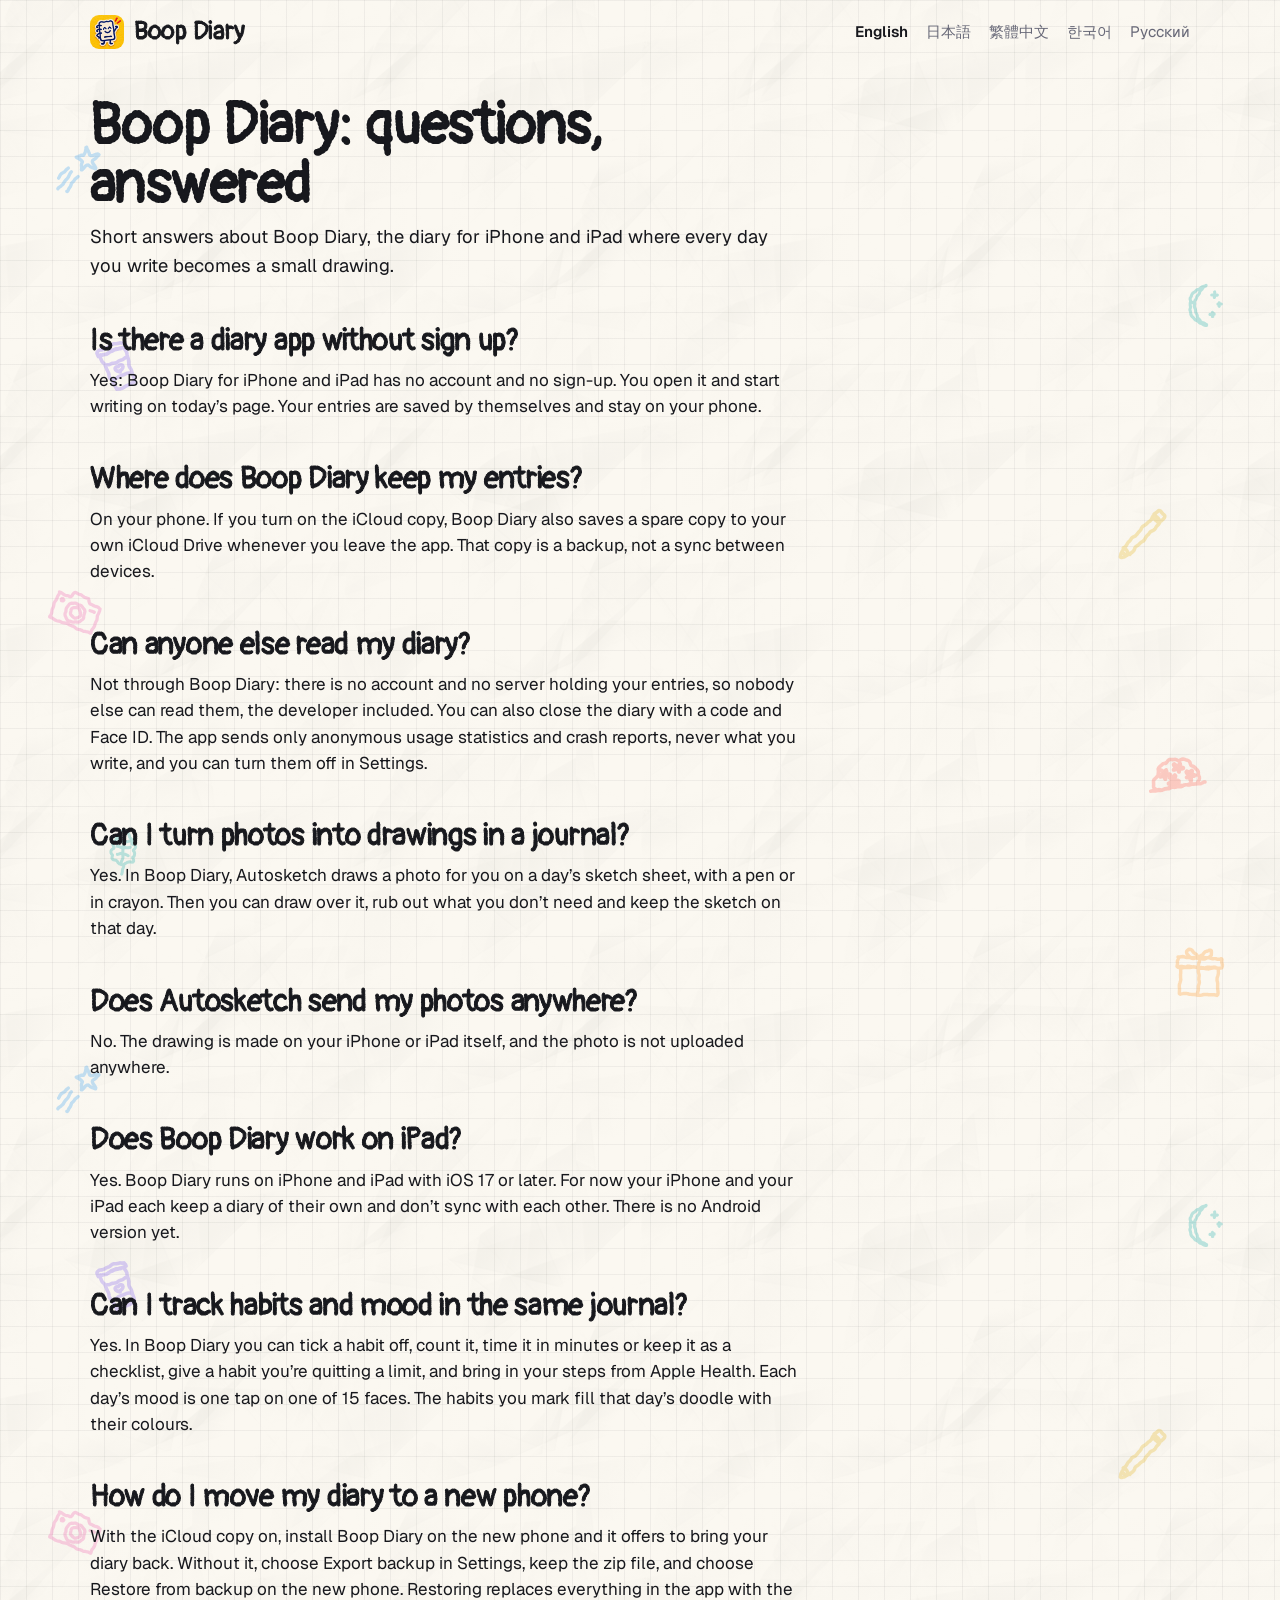
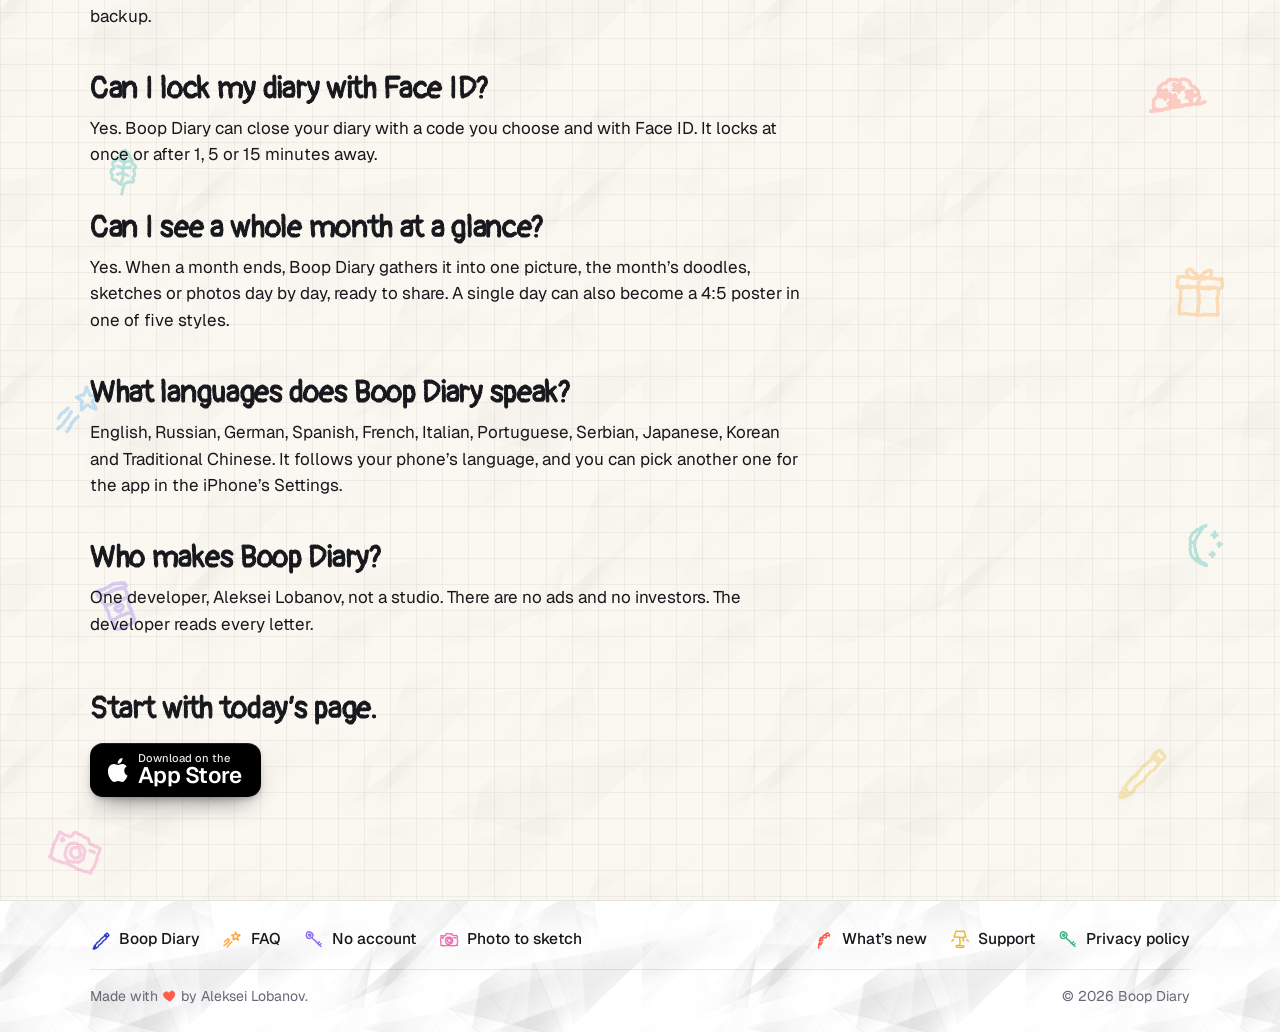
<file: faq/index.html>
<!doctype html>
<html lang="en">
<head>
<meta charset="utf-8">
<meta name="viewport" content="width=device-width, initial-scale=1">
<title>Boop Diary FAQ: a diary app with no sign-up, photo sketches, iPad</title>
<meta name="description" content="Is there a diary app without sign-up? Can a journal turn photos into drawings? Does it work on iPad? Short answers about Boop Diary for iPhone and iPad.">
<link rel="canonical" href="https://alobanov.github.io/getboop/faq/">
<link rel="alternate" hreflang="en" href="https://alobanov.github.io/getboop/faq/">
<link rel="alternate" hreflang="ja" href="https://alobanov.github.io/getboop/ja/faq/">
<link rel="alternate" hreflang="zh-Hant" href="https://alobanov.github.io/getboop/zh-hant/faq/">
<link rel="alternate" hreflang="ko" href="https://alobanov.github.io/getboop/ko/faq/">
<link rel="alternate" hreflang="ru" href="https://alobanov.github.io/getboop/ru/faq/">
<link rel="alternate" hreflang="x-default" href="https://alobanov.github.io/getboop/faq/">
<meta property="og:type" content="website">
<meta property="og:site_name" content="Boop Diary">
<meta property="og:title" content="Boop Diary FAQ: a diary app with no sign-up, photo sketches, iPad">
<meta property="og:description" content="Is there a diary app without sign-up? Can a journal turn photos into drawings? Does it work on iPad? Short answers about Boop Diary for iPhone and iPad.">
<meta property="og:url" content="https://alobanov.github.io/getboop/faq/">
<meta property="og:image" content="https://alobanov.github.io/getboop/img/icon-1200.jpg">
<meta property="og:locale" content="en_US">
<meta name="apple-itunes-app" content="app-id=6818434144">
<link rel="icon" href="../favicon-64.png" type="image/png">
<link rel="apple-touch-icon" href="../apple-touch-icon.png">
<link rel="preconnect" href="https://fonts.googleapis.com">
<link rel="preconnect" href="https://fonts.gstatic.com" crossorigin>
<link href="https://fonts.googleapis.com/css2?family=Geist:wght@400;500;600;700;800&family=Pangolin&display=swap" rel="stylesheet">
<link rel="stylesheet" href="../style.css?v=202611032330">
<style>
.page .lead { font-size: 1.15rem; color: var(--text); }
.page .more { margin-top: 44px; color: var(--muted); }
.page ol.howto, .page ul.after { padding-left: 1.3em; margin: 0 0 14px; }
.page ol.howto li, .page ul.after li { margin: 0 0 10px; }
.page figure { margin: 28px 0 8px; }
.page figure img { display: block; height: auto; border-radius: 22px; box-shadow: 0 14px 30px -18px rgba(23, 24, 29, 0.45); }
.page figure.pair { display: grid; grid-template-columns: minmax(0, 1fr) minmax(0, 0.6fr); gap: 16px; align-items: end; }
.page figure.pair img { width: 100%; }
.page figure.pair figcaption { grid-column: 1 / -1; }
.page figure.single img { width: min(100%, 300px); }
.page figcaption { color: var(--muted); font-size: 0.95rem; margin-top: 4px; }
.page .cta { margin-top: 56px; }
.page .cta h2 { margin-top: 0; }
.page .cta .store { margin-top: 8px; color: #fff; }
.top nav { flex-wrap: wrap; justify-content: flex-end; gap: 6px 18px; }
.top .brand { white-space: nowrap; }
.langs a[aria-current] { color: var(--text); font-weight: 600; text-decoration: none; }
</style>
<script type="application/ld+json">
{
 "@context": "https://schema.org",
 "@type": "FAQPage",
 "inLanguage": "en",
 "url": "https://alobanov.github.io/getboop/faq/",
 "mainEntity": [
  {
   "@type": "Question",
   "name": "Is there a diary app without sign up?",
   "acceptedAnswer": {
    "@type": "Answer",
    "text": "Yes: Boop Diary for iPhone and iPad has no account and no sign-up. You open it and start writing on today’s page. Your entries are saved by themselves and stay on your phone."
   }
  },
  {
   "@type": "Question",
   "name": "Where does Boop Diary keep my entries?",
   "acceptedAnswer": {
    "@type": "Answer",
    "text": "On your phone. If you turn on the iCloud copy, Boop Diary also saves a spare copy to your own iCloud Drive whenever you leave the app. That copy is a backup, not a sync between devices."
   }
  },
  {
   "@type": "Question",
   "name": "Can anyone else read my diary?",
   "acceptedAnswer": {
    "@type": "Answer",
    "text": "Not through Boop Diary: there is no account and no server holding your entries, so nobody else can read them, the developer included. You can also close the diary with a code and Face ID. The app sends only anonymous usage statistics and crash reports, never what you write, and you can turn them off in Settings."
   }
  },
  {
   "@type": "Question",
   "name": "Can I turn photos into drawings in a journal?",
   "acceptedAnswer": {
    "@type": "Answer",
    "text": "Yes. In Boop Diary, Autosketch draws a photo for you on a day’s sketch sheet, with a pen or in crayon. Then you can draw over it, rub out what you don’t need and keep the sketch on that day."
   }
  },
  {
   "@type": "Question",
   "name": "Does Autosketch send my photos anywhere?",
   "acceptedAnswer": {
    "@type": "Answer",
    "text": "No. The drawing is made on your iPhone or iPad itself, and the photo is not uploaded anywhere."
   }
  },
  {
   "@type": "Question",
   "name": "Does Boop Diary work on iPad?",
   "acceptedAnswer": {
    "@type": "Answer",
    "text": "Yes. Boop Diary runs on iPhone and iPad with iOS 17 or later. For now your iPhone and your iPad each keep a diary of their own and don’t sync with each other. There is no Android version yet."
   }
  },
  {
   "@type": "Question",
   "name": "Can I track habits and mood in the same journal?",
   "acceptedAnswer": {
    "@type": "Answer",
    "text": "Yes. In Boop Diary you can tick a habit off, count it, time it in minutes or keep it as a checklist, give a habit you’re quitting a limit, and bring in your steps from Apple Health. Each day’s mood is one tap on one of 15 faces. The habits you mark fill that day’s doodle with their colours."
   }
  },
  {
   "@type": "Question",
   "name": "How do I move my diary to a new phone?",
   "acceptedAnswer": {
    "@type": "Answer",
    "text": "With the iCloud copy on, install Boop Diary on the new phone and it offers to bring your diary back. Without it, choose Export backup in Settings, keep the zip file, and choose Restore from backup on the new phone. Restoring replaces everything in the app with the backup."
   }
  },
  {
   "@type": "Question",
   "name": "Can I lock my diary with Face ID?",
   "acceptedAnswer": {
    "@type": "Answer",
    "text": "Yes. Boop Diary can close your diary with a code you choose and with Face ID. It locks at once or after 1, 5 or 15 minutes away."
   }
  },
  {
   "@type": "Question",
   "name": "Can I see a whole month at a glance?",
   "acceptedAnswer": {
    "@type": "Answer",
    "text": "Yes. When a month ends, Boop Diary gathers it into one picture, the month’s doodles, sketches or photos day by day, ready to share. A single day can also become a 4:5 poster in one of five styles."
   }
  },
  {
   "@type": "Question",
   "name": "What languages does Boop Diary speak?",
   "acceptedAnswer": {
    "@type": "Answer",
    "text": "English, Russian, German, Spanish, French, Italian, Portuguese, Serbian, Japanese, Korean and Traditional Chinese. It follows your phone’s language, and you can pick another one for the app in the iPhone’s Settings."
   }
  },
  {
   "@type": "Question",
   "name": "Who makes Boop Diary?",
   "acceptedAnswer": {
    "@type": "Answer",
    "text": "One developer, Aleksei Lobanov, not a studio. There are no ads and no investors. The developer reads every letter."
   }
  }
 ]
}
</script>
</head>
<body>
<div class="wrap">
<header class="top">
<a class="brand" href="../"><img class="mark" src="../img/icon.webp" width="34" height="34" alt="">Boop Diary</a>
<nav class="langs" aria-label="Language"><a href="../faq/" hreflang="en" lang="en" aria-current="page">English</a><a href="../ja/faq/" hreflang="ja" lang="ja">日本語</a><a href="../zh-hant/faq/" hreflang="zh-Hant" lang="zh-Hant">繁體中文</a><a href="../ko/faq/" hreflang="ko" lang="ko">한국어</a><a href="../ru/faq/" hreflang="ru" lang="ru">Русский</a></nav>
</header>
<main>
<article class="page">
<h1>Boop Diary: questions, answered</h1>
<p class="lead">Short answers about Boop Diary, the diary for iPhone and iPad where every day you write becomes a small drawing.</p>
<h2>Is there a diary app without sign up?</h2>
<p>Yes: Boop Diary for iPhone and iPad has no account and no sign-up. You open it and start writing on today&#8217;s page. Your entries are saved by themselves and stay on your phone.</p>
<h2>Where does Boop Diary keep my entries?</h2>
<p>On your phone. If you turn on the iCloud copy, Boop Diary also saves a spare copy to your own iCloud Drive whenever you leave the app. That copy is a backup, not a sync between devices.</p>
<h2>Can anyone else read my diary?</h2>
<p>Not through Boop Diary: there is no account and no server holding your entries, so nobody else can read them, the developer included. You can also close the diary with a code and Face ID. The app sends only anonymous usage statistics and crash reports, never what you write, and you can turn them off in Settings.</p>
<h2>Can I turn photos into drawings in a journal?</h2>
<p>Yes. In Boop Diary, Autosketch draws a photo for you on a day&#8217;s sketch sheet, with a pen or in crayon. Then you can draw over it, rub out what you don&#8217;t need and keep the sketch on that day.</p>
<h2>Does Autosketch send my photos anywhere?</h2>
<p>No. The drawing is made on your iPhone or iPad itself, and the photo is not uploaded anywhere.</p>
<h2>Does Boop Diary work on iPad?</h2>
<p>Yes. Boop Diary runs on iPhone and iPad with iOS 17 or later. For now your iPhone and your iPad each keep a diary of their own and don&#8217;t sync with each other. There is no Android version yet.</p>
<h2>Can I track habits and mood in the same journal?</h2>
<p>Yes. In Boop Diary you can tick a habit off, count it, time it in minutes or keep it as a checklist, give a habit you&#8217;re quitting a limit, and bring in your steps from Apple Health. Each day&#8217;s mood is one tap on one of 15 faces. The habits you mark fill that day&#8217;s doodle with their colours.</p>
<h2>How do I move my diary to a new phone?</h2>
<p>With the iCloud copy on, install Boop Diary on the new phone and it offers to bring your diary back. Without it, choose Export backup in Settings, keep the zip file, and choose Restore from backup on the new phone. Restoring replaces everything in the app with the backup.</p>
<h2>Can I lock my diary with Face ID?</h2>
<p>Yes. Boop Diary can close your diary with a code you choose and with Face ID. It locks at once or after 1, 5 or 15 minutes away.</p>
<h2>Can I see a whole month at a glance?</h2>
<p>Yes. When a month ends, Boop Diary gathers it into one picture, the month&#8217;s doodles, sketches or photos day by day, ready to share. A single day can also become a 4:5 poster in one of five styles.</p>
<h2>What languages does Boop Diary speak?</h2>
<p>English, Russian, German, Spanish, French, Italian, Portuguese, Serbian, Japanese, Korean and Traditional Chinese. It follows your phone&#8217;s language, and you can pick another one for the app in the iPhone&#8217;s Settings.</p>
<h2>Who makes Boop Diary?</h2>
<p>One developer, Aleksei Lobanov, not a studio. There are no ads and no investors. The developer reads every letter.</p>
<section class="cta"><h2>Start with today&#8217;s page.</h2><a class="store" href="https://apps.apple.com/app/apple-store/id6818434144?pt=129545407&ct=getboop_faq&mt=8" aria-label="Download Boop Diary on the App Store"><svg viewBox="0 0 17 20" aria-hidden="true"><path fill="currentColor" d="M14.07 10.63c-.02-2.33 1.9-3.45 1.99-3.51-1.08-1.58-2.77-1.8-3.37-1.82-1.43-.15-2.8.84-3.53.84-.73 0-1.85-.82-3.05-.8-1.57.03-3.02.92-3.83 2.33-1.63 2.83-.42 7.02 1.17 9.32.78 1.12 1.71 2.38 2.93 2.34 1.18-.05 1.62-.76 3.05-.76 1.42 0 1.82.76 3.06.74 1.27-.03 2.07-1.14 2.84-2.27.9-1.31 1.27-2.58 1.29-2.64-.03-.01-2.47-.95-2.49-3.77zM11.77 3.79c.65-.79 1.09-1.88.97-2.97-.94.04-2.07.62-2.74 1.41-.6.7-1.13 1.81-.99 2.88 1.05.08 2.11-.53 2.76-1.32z"/></svg><span class="store-text"><small>Download on the</small><b>App Store</b></span></a></section>
</article>
</main>
<footer class="foot">
<div class="foot-main">
<nav class="foot-col" aria-label="Boop Diary"><a href="../"><svg viewBox="0 0 40 40" style="stroke:#2B3AC9" aria-hidden="true"><use href="../img/doodles.svg#pencil"/></svg>Boop Diary</a><a href="../faq/"><svg viewBox="0 0 40 40" style="stroke:#FFA23A" aria-hidden="true"><use href="../img/doodles.svg#star"/></svg>FAQ</a><a href="../private-diary-no-account/"><svg viewBox="0 0 40 40" style="stroke:#8B6CF0" aria-hidden="true"><use href="../img/doodles.svg#key"/></svg>No account</a><a href="../photo-to-sketch-diary/"><svg viewBox="0 0 40 40" style="stroke:#F06FB3" aria-hidden="true"><use href="../img/doodles.svg#camera"/></svg>Photo to sketch</a></nav>
<nav class="foot-col" aria-label="Help"><a href="../changelog/"><svg viewBox="0 0 40 40" style="stroke:#FF5E4D" aria-hidden="true"><use href="../img/doodles.svg#bells"/></svg>What&#8217;s new</a><a href="../support/"><svg viewBox="0 0 40 40" style="stroke:#E7B92F" aria-hidden="true"><use href="../img/doodles.svg#lamp"/></svg>Support</a><a href="../privacy/"><svg viewBox="0 0 40 40" style="stroke:#3FB27F" aria-hidden="true"><use href="../img/doodles.svg#key"/></svg>Privacy policy</a></nav>
</div>
<div class="foot-line"><span>Made with <svg class="heart" viewBox="0 0 24 22" role="img" aria-label="love"><path d="M12 19.5C6.5 15.6 3 12.4 3 8.3 3 5.6 5 3.6 7.5 3.6c1.9 0 3.4 1.1 4.5 2.9 1.1-1.8 2.6-2.9 4.5-2.9 2.5 0 4.5 2 4.5 4.7 0 4.1-3.5 7.3-9 11.2z"/></svg> by Aleksei Lobanov.</span><span>&#169; 2026 Boop Diary</span></div>
</footer>
</div>
</body>
</html>
</file>
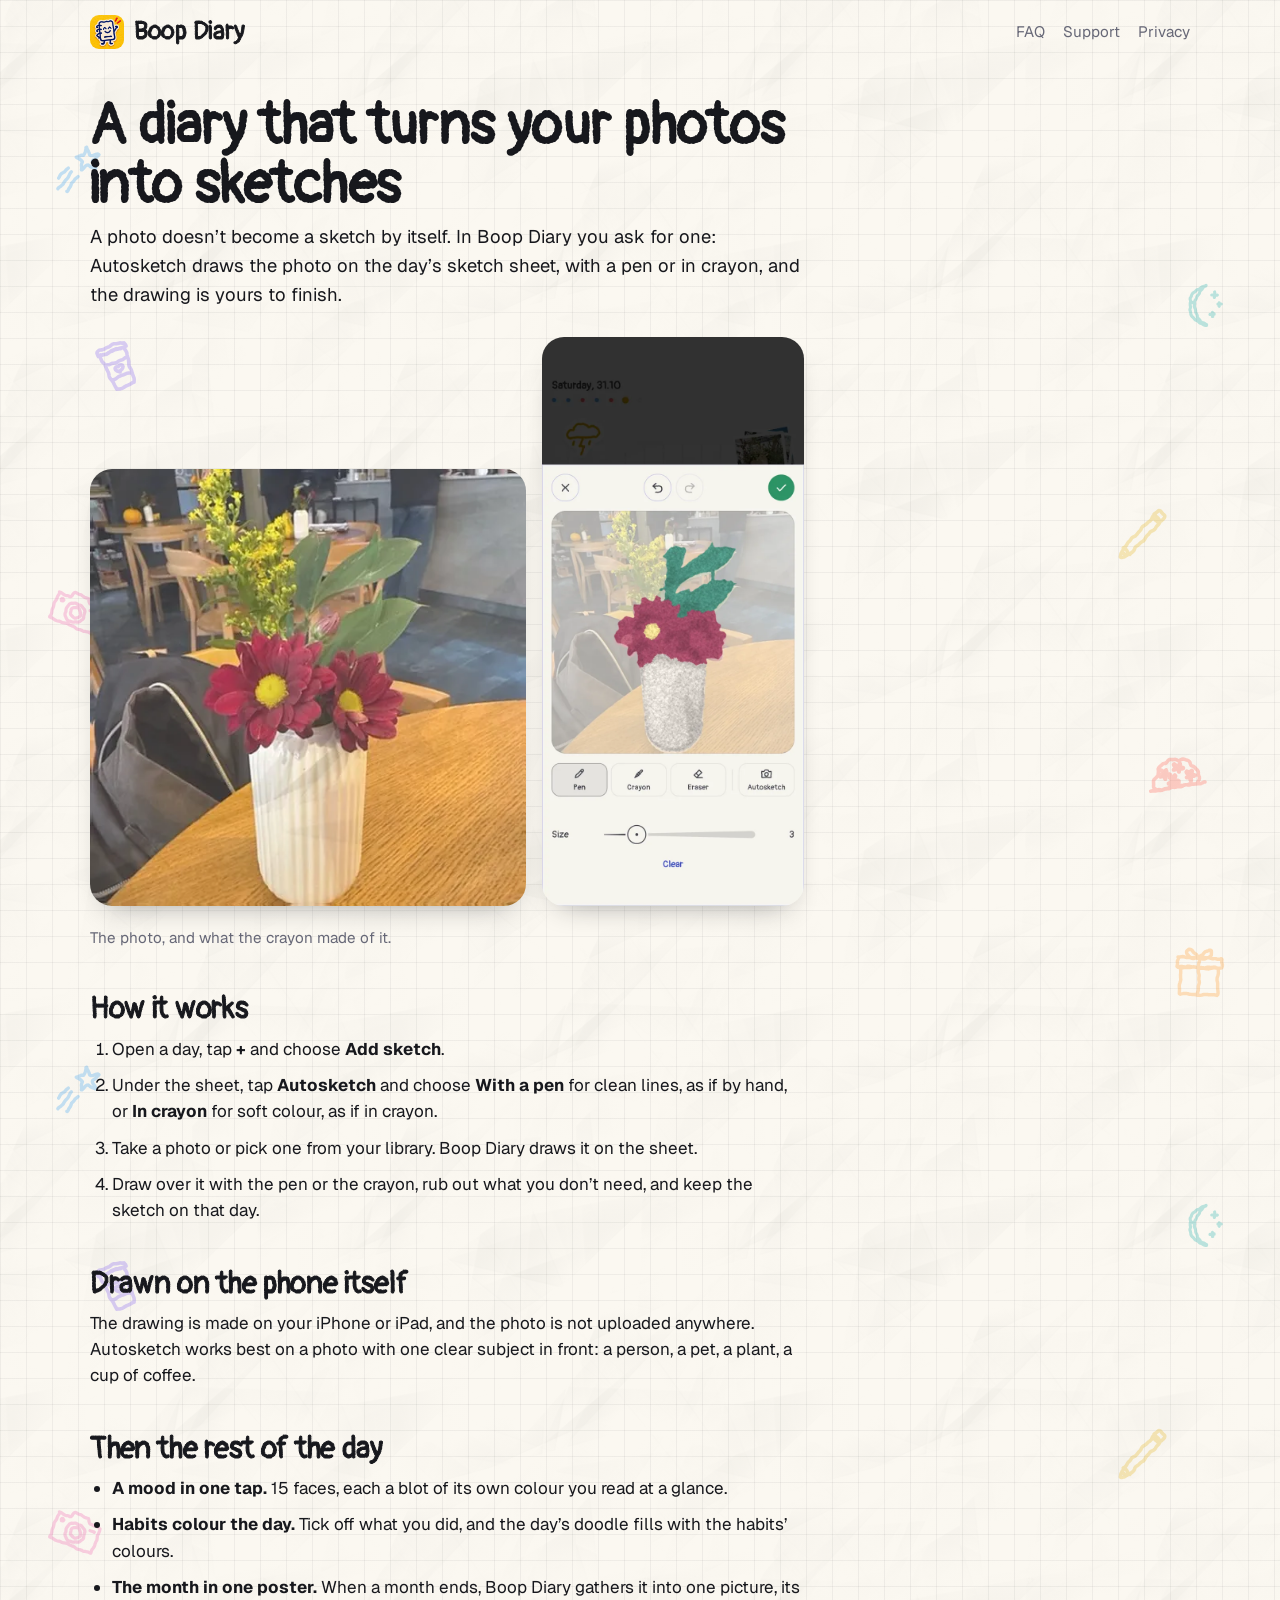
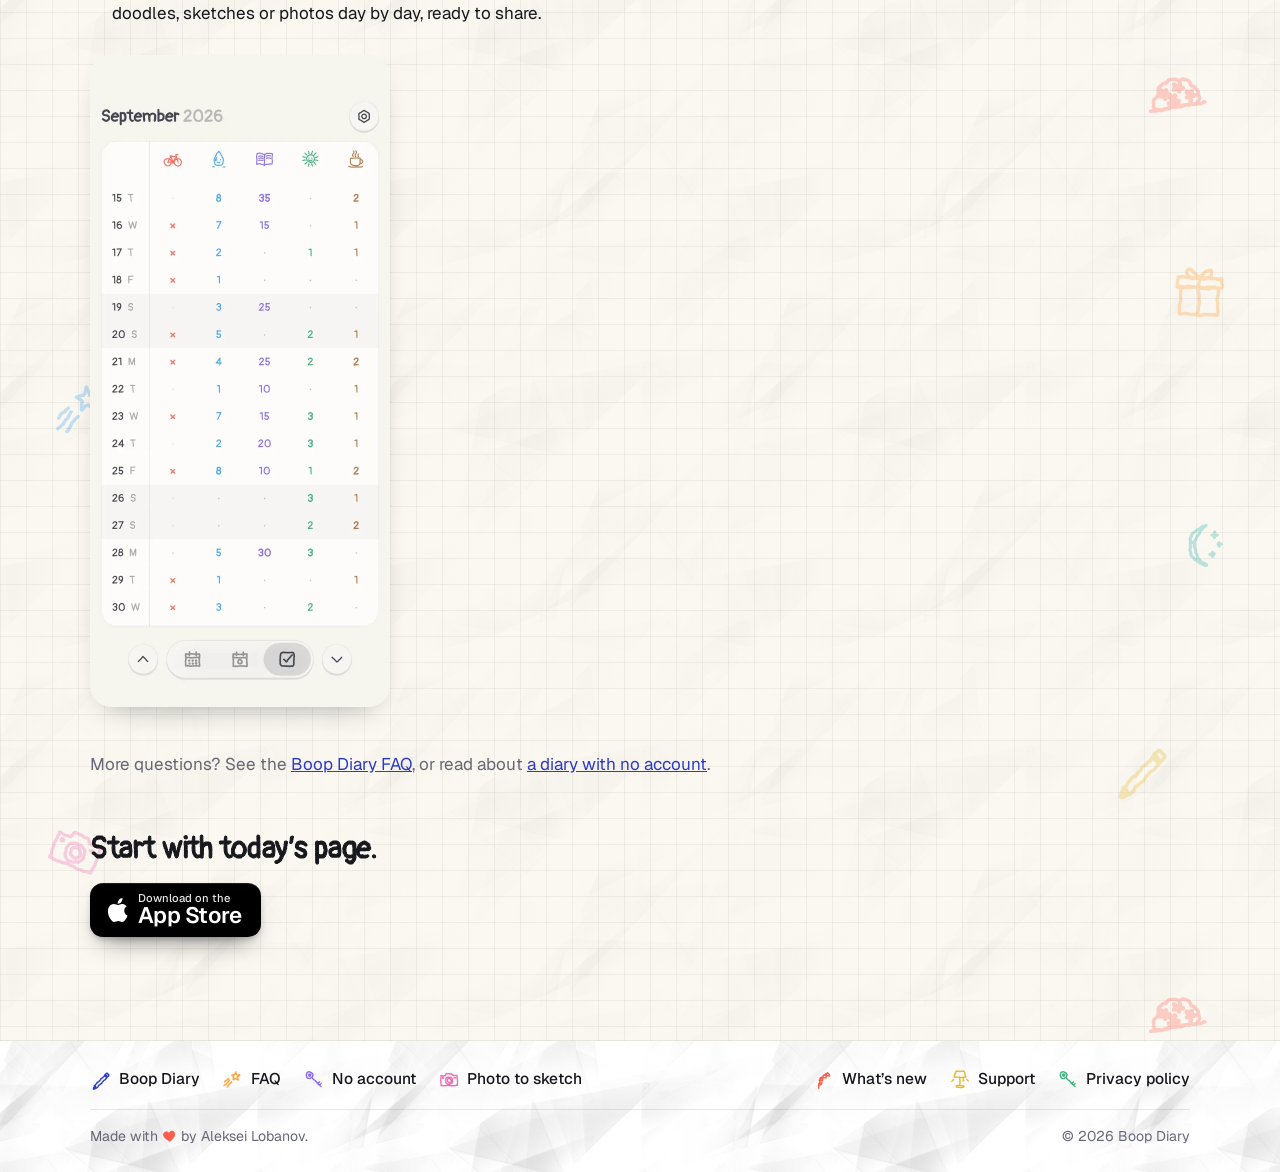
<file: photo-to-sketch-diary/index.html>
<!doctype html>
<html lang="en">
<head>
<meta charset="utf-8">
<meta name="viewport" content="width=device-width, initial-scale=1">
<title>A diary that turns your photos into sketches | Boop Diary</title>
<meta name="description" content="In Boop Diary, Autosketch draws a photo for you with a pen or in crayon, right on your iPhone or iPad. Then draw over it, add a mood and tick off your habits.">
<link rel="canonical" href="https://alobanov.github.io/getboop/photo-to-sketch-diary/">
<meta property="og:type" content="website">
<meta property="og:site_name" content="Boop Diary">
<meta property="og:title" content="A diary that turns your photos into sketches | Boop Diary">
<meta property="og:description" content="In Boop Diary, Autosketch draws a photo for you with a pen or in crayon, right on your iPhone or iPad. Then draw over it, add a mood and tick off your habits.">
<meta property="og:url" content="https://alobanov.github.io/getboop/photo-to-sketch-diary/">
<meta property="og:image" content="https://alobanov.github.io/getboop/img/icon-1200.jpg">
<meta property="og:locale" content="en_US">
<meta name="apple-itunes-app" content="app-id=6818434144">
<link rel="icon" href="../favicon-64.png" type="image/png">
<link rel="apple-touch-icon" href="../apple-touch-icon.png">
<link rel="preconnect" href="https://fonts.googleapis.com">
<link rel="preconnect" href="https://fonts.gstatic.com" crossorigin>
<link href="https://fonts.googleapis.com/css2?family=Geist:wght@400;500;600;700;800&family=Pangolin&display=swap" rel="stylesheet">
<link rel="stylesheet" href="../style.css?v=202611032330">
<style>
.page .lead { font-size: 1.15rem; color: var(--text); }
.page .more { margin-top: 44px; color: var(--muted); }
.page ol.howto, .page ul.after { padding-left: 1.3em; margin: 0 0 14px; }
.page ol.howto li, .page ul.after li { margin: 0 0 10px; }
.page figure { margin: 28px 0 8px; }
.page figure img { display: block; height: auto; border-radius: 22px; box-shadow: 0 14px 30px -18px rgba(23, 24, 29, 0.45); }
.page figure.pair { display: grid; grid-template-columns: minmax(0, 1fr) minmax(0, 0.6fr); gap: 16px; align-items: end; }
.page figure.pair img { width: 100%; }
.page figure.pair figcaption { grid-column: 1 / -1; }
.page figure.single img { width: min(100%, 300px); }
.page figcaption { color: var(--muted); font-size: 0.95rem; margin-top: 4px; }
.page .cta { margin-top: 56px; }
.page .cta h2 { margin-top: 0; }
.page .cta .store { margin-top: 8px; color: #fff; }
.top nav { flex-wrap: wrap; justify-content: flex-end; gap: 6px 18px; }
.top .brand { white-space: nowrap; }
.langs a[aria-current] { color: var(--text); font-weight: 600; text-decoration: none; }
</style>
<script type="application/ld+json">
{
 "@context": "https://schema.org",
 "@type": "SoftwareApplication",
 "name": "Boop Diary",
 "applicationCategory": "LifestyleApplication",
 "operatingSystem": "iOS 17.0 or later",
 "availableOnDevice": "iPhone, iPad",
 "downloadUrl": "https://apps.apple.com/app/id6818434144",
 "image": "https://alobanov.github.io/getboop/img/icon-1200.jpg",
 "author": {
  "@type": "Person",
  "name": "Aleksei Lobanov"
 },
 "url": "https://alobanov.github.io/getboop/photo-to-sketch-diary/",
 "description": "In Boop Diary, Autosketch draws a photo for you with a pen or in crayon, right on your iPhone or iPad. Then draw over it, add a mood and tick off your habits."
}
</script>
</head>
<body>
<div class="wrap">
<header class="top">
<a class="brand" href="../"><img class="mark" src="../img/icon.webp" width="34" height="34" alt="">Boop Diary</a>
<nav aria-label="Pages"><a href="../faq/">FAQ</a><a href="../support/">Support</a><a href="../privacy/">Privacy</a></nav>
</header>
<main>
<article class="page">
<h1>A diary that turns your photos into sketches</h1>
<p class="lead">A photo doesn&#8217;t become a sketch by itself. In Boop Diary you ask for one: Autosketch draws the photo on the day&#8217;s sketch sheet, with a pen or in crayon, and the drawing is yours to finish.</p>
<figure class="pair">
<img src="../img/photo_vase.webp" width="480" height="480" alt="A photo of red flowers in a white vase on a café table." loading="lazy">
<img src="../img/s2_sketch.webp" width="660" height="1434" alt="The same flowers drawn in crayon on the sketch sheet in Boop Diary, with the Pen, Crayon, Eraser and Autosketch tools under it." loading="lazy">
<figcaption>The photo, and what the crayon made of it.</figcaption>
</figure>
<h2>How it works</h2>
<ol class="howto">
<li>Open a day, tap <b>+</b> and choose <b>Add sketch</b>.</li>
<li>Under the sheet, tap <b>Autosketch</b> and choose <b>With a pen</b> for clean lines, as if by hand, or <b>In crayon</b> for soft colour, as if in crayon.</li>
<li>Take a photo or pick one from your library. Boop Diary draws it on the sheet.</li>
<li>Draw over it with the pen or the crayon, rub out what you don&#8217;t need, and keep the sketch on that day.</li>
</ol>
<h2>Drawn on the phone itself</h2>
<p>The drawing is made on your iPhone or iPad, and the photo is not uploaded anywhere. Autosketch works best on a photo with one clear subject in front: a person, a pet, a plant, a cup of coffee.</p>
<h2>Then the rest of the day</h2>
<ul class="after">
<li><b>A mood in one tap.</b> 15 faces, each a blot of its own colour you read at a glance.</li>
<li><b>Habits colour the day.</b> Tick off what you did, and the day&#8217;s doodle fills with the habits&#8217; colours.</li>
<li><b>The month in one poster.</b> When a month ends, Boop Diary gathers it into one picture, its doodles, sketches or photos day by day, ready to share.</li>
</ul>
<figure class="single">
<img src="../img/habits.webp" width="600" height="1304" alt="A month of habits in Boop Diary: water, reading, a morning routine and coffee counted day by day." loading="lazy">
</figure>
<p class="more">More questions? See the <a href="../faq/">Boop Diary FAQ</a>, or read about <a href="../private-diary-no-account/">a diary with no account</a>.</p>
<section class="cta"><h2>Start with today&#8217;s page.</h2><a class="store" href="https://apps.apple.com/app/apple-store/id6818434144?pt=129545407&ct=getboop_photo-to-sketch-diary&mt=8" aria-label="Download Boop Diary on the App Store"><svg viewBox="0 0 17 20" aria-hidden="true"><path fill="currentColor" d="M14.07 10.63c-.02-2.33 1.9-3.45 1.99-3.51-1.08-1.58-2.77-1.8-3.37-1.82-1.43-.15-2.8.84-3.53.84-.73 0-1.85-.82-3.05-.8-1.57.03-3.02.92-3.83 2.33-1.63 2.83-.42 7.02 1.17 9.32.78 1.12 1.71 2.38 2.93 2.34 1.18-.05 1.62-.76 3.05-.76 1.42 0 1.82.76 3.06.74 1.27-.03 2.07-1.14 2.84-2.27.9-1.31 1.27-2.58 1.29-2.64-.03-.01-2.47-.95-2.49-3.77zM11.77 3.79c.65-.79 1.09-1.88.97-2.97-.94.04-2.07.62-2.74 1.41-.6.7-1.13 1.81-.99 2.88 1.05.08 2.11-.53 2.76-1.32z"/></svg><span class="store-text"><small>Download on the</small><b>App Store</b></span></a></section>
</article>
</main>
<footer class="foot">
<div class="foot-main">
<nav class="foot-col" aria-label="Boop Diary"><a href="../"><svg viewBox="0 0 40 40" style="stroke:#2B3AC9" aria-hidden="true"><use href="../img/doodles.svg#pencil"/></svg>Boop Diary</a><a href="../faq/"><svg viewBox="0 0 40 40" style="stroke:#FFA23A" aria-hidden="true"><use href="../img/doodles.svg#star"/></svg>FAQ</a><a href="../private-diary-no-account/"><svg viewBox="0 0 40 40" style="stroke:#8B6CF0" aria-hidden="true"><use href="../img/doodles.svg#key"/></svg>No account</a><a href="../photo-to-sketch-diary/"><svg viewBox="0 0 40 40" style="stroke:#F06FB3" aria-hidden="true"><use href="../img/doodles.svg#camera"/></svg>Photo to sketch</a></nav>
<nav class="foot-col" aria-label="Help"><a href="../changelog/"><svg viewBox="0 0 40 40" style="stroke:#FF5E4D" aria-hidden="true"><use href="../img/doodles.svg#bells"/></svg>What&#8217;s new</a><a href="../support/"><svg viewBox="0 0 40 40" style="stroke:#E7B92F" aria-hidden="true"><use href="../img/doodles.svg#lamp"/></svg>Support</a><a href="../privacy/"><svg viewBox="0 0 40 40" style="stroke:#3FB27F" aria-hidden="true"><use href="../img/doodles.svg#key"/></svg>Privacy policy</a></nav>
</div>
<div class="foot-line"><span>Made with <svg class="heart" viewBox="0 0 24 22" role="img" aria-label="love"><path d="M12 19.5C6.5 15.6 3 12.4 3 8.3 3 5.6 5 3.6 7.5 3.6c1.9 0 3.4 1.1 4.5 2.9 1.1-1.8 2.6-2.9 4.5-2.9 2.5 0 4.5 2 4.5 4.7 0 4.1-3.5 7.3-9 11.2z"/></svg> by Aleksei Lobanov.</span><span>&#169; 2026 Boop Diary</span></div>
</footer>
</div>
</body>
</html>
</file>
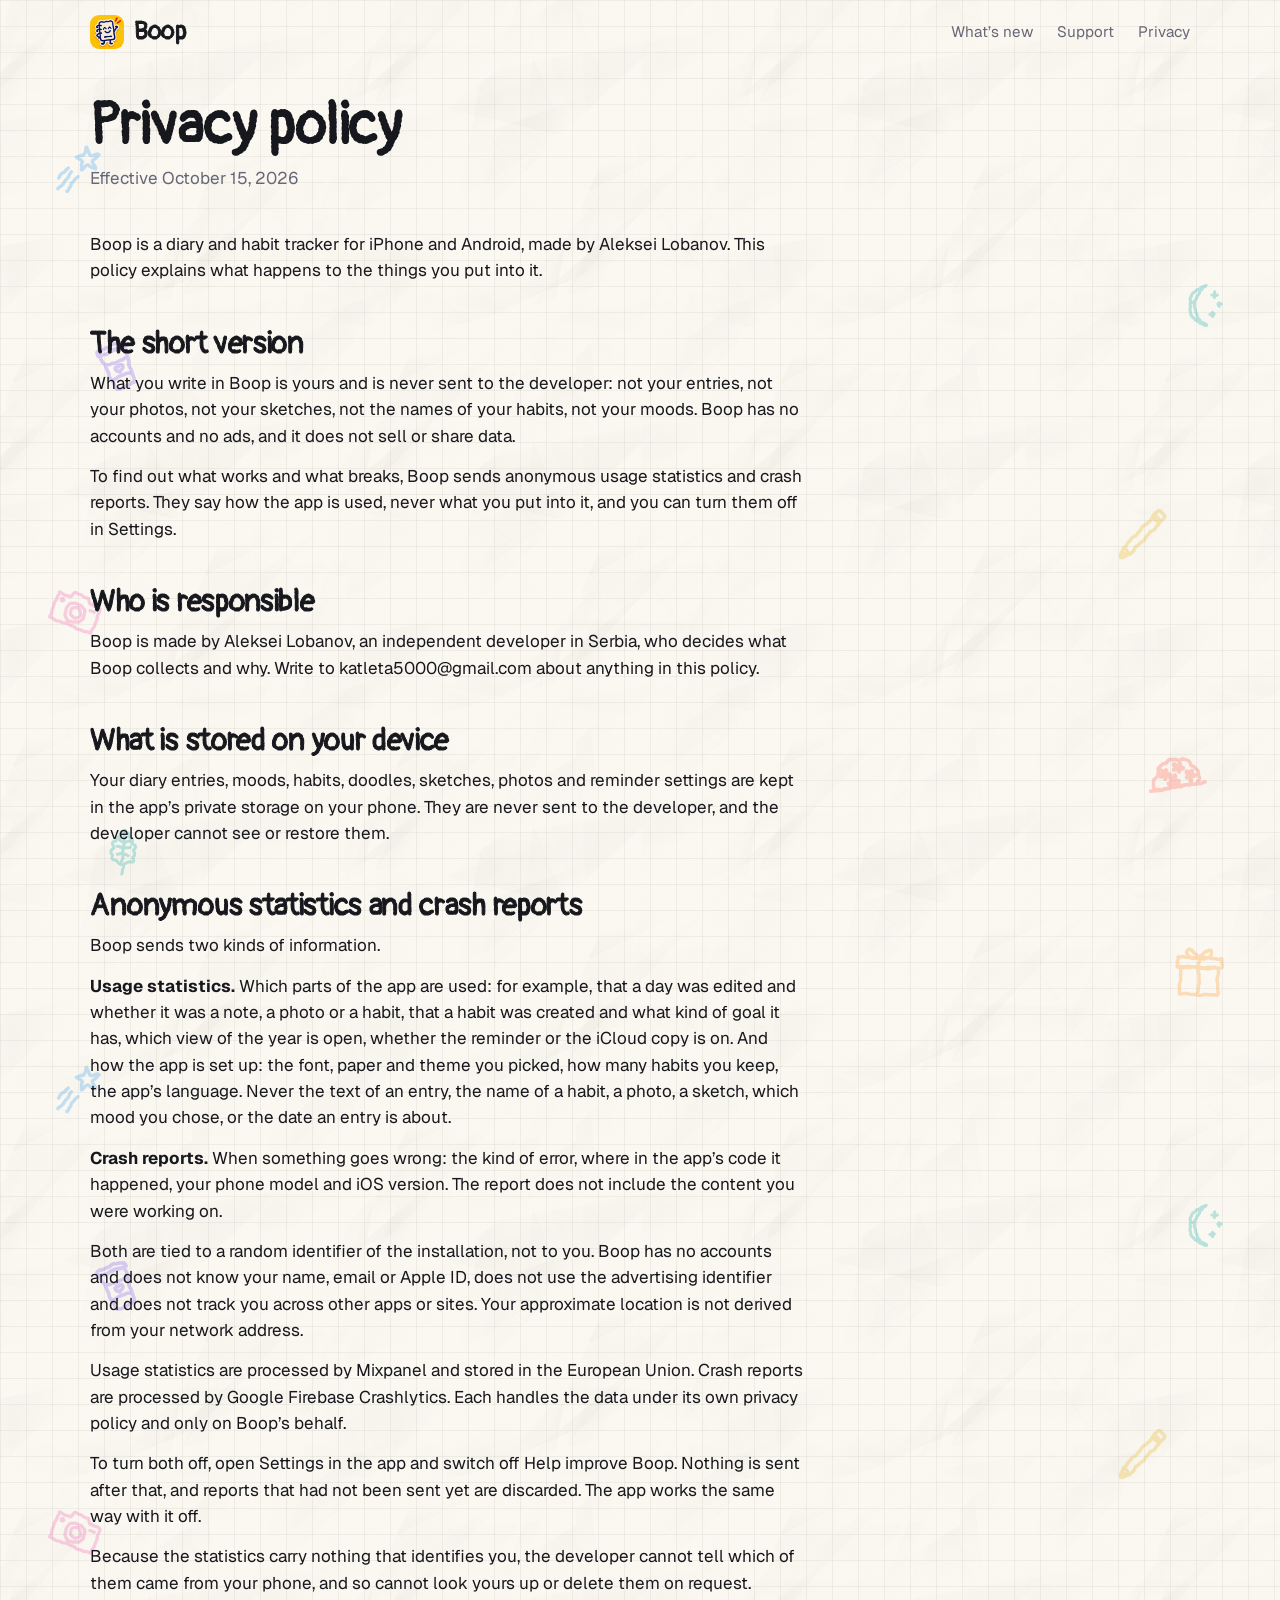
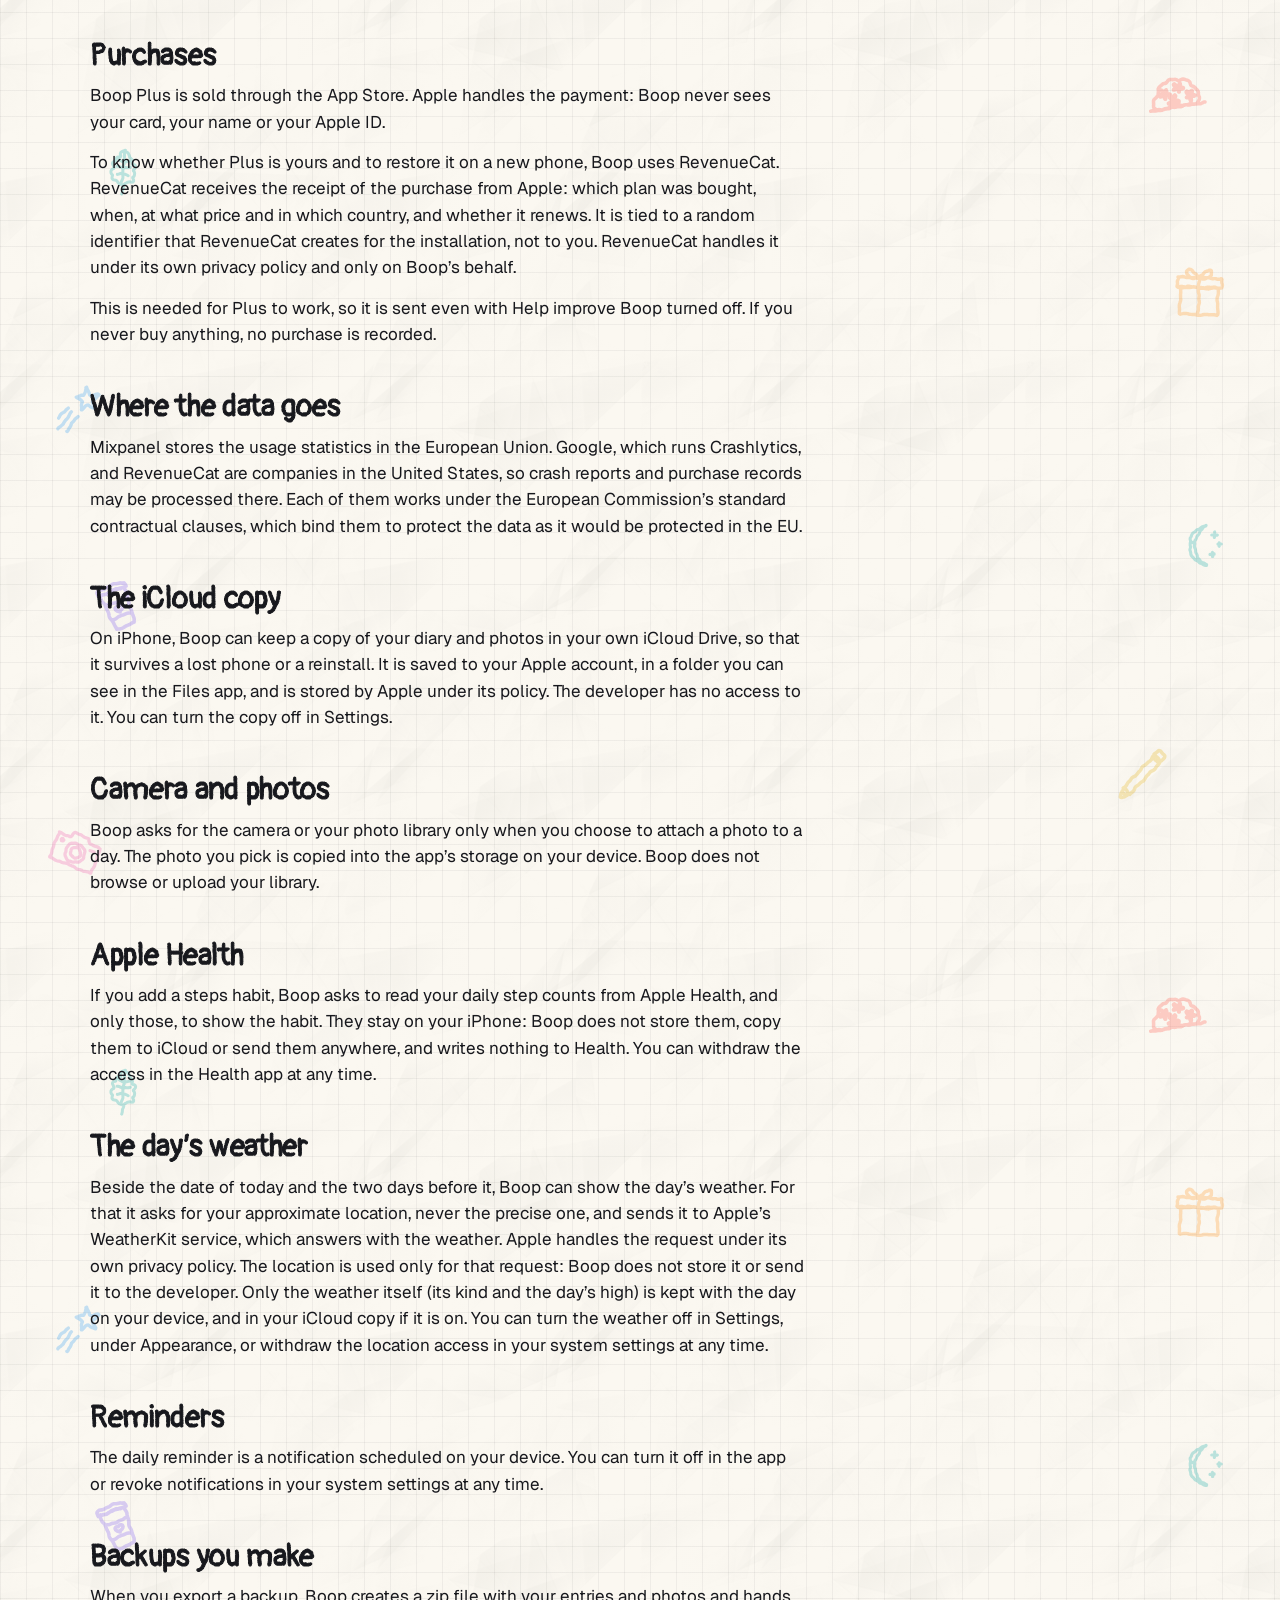
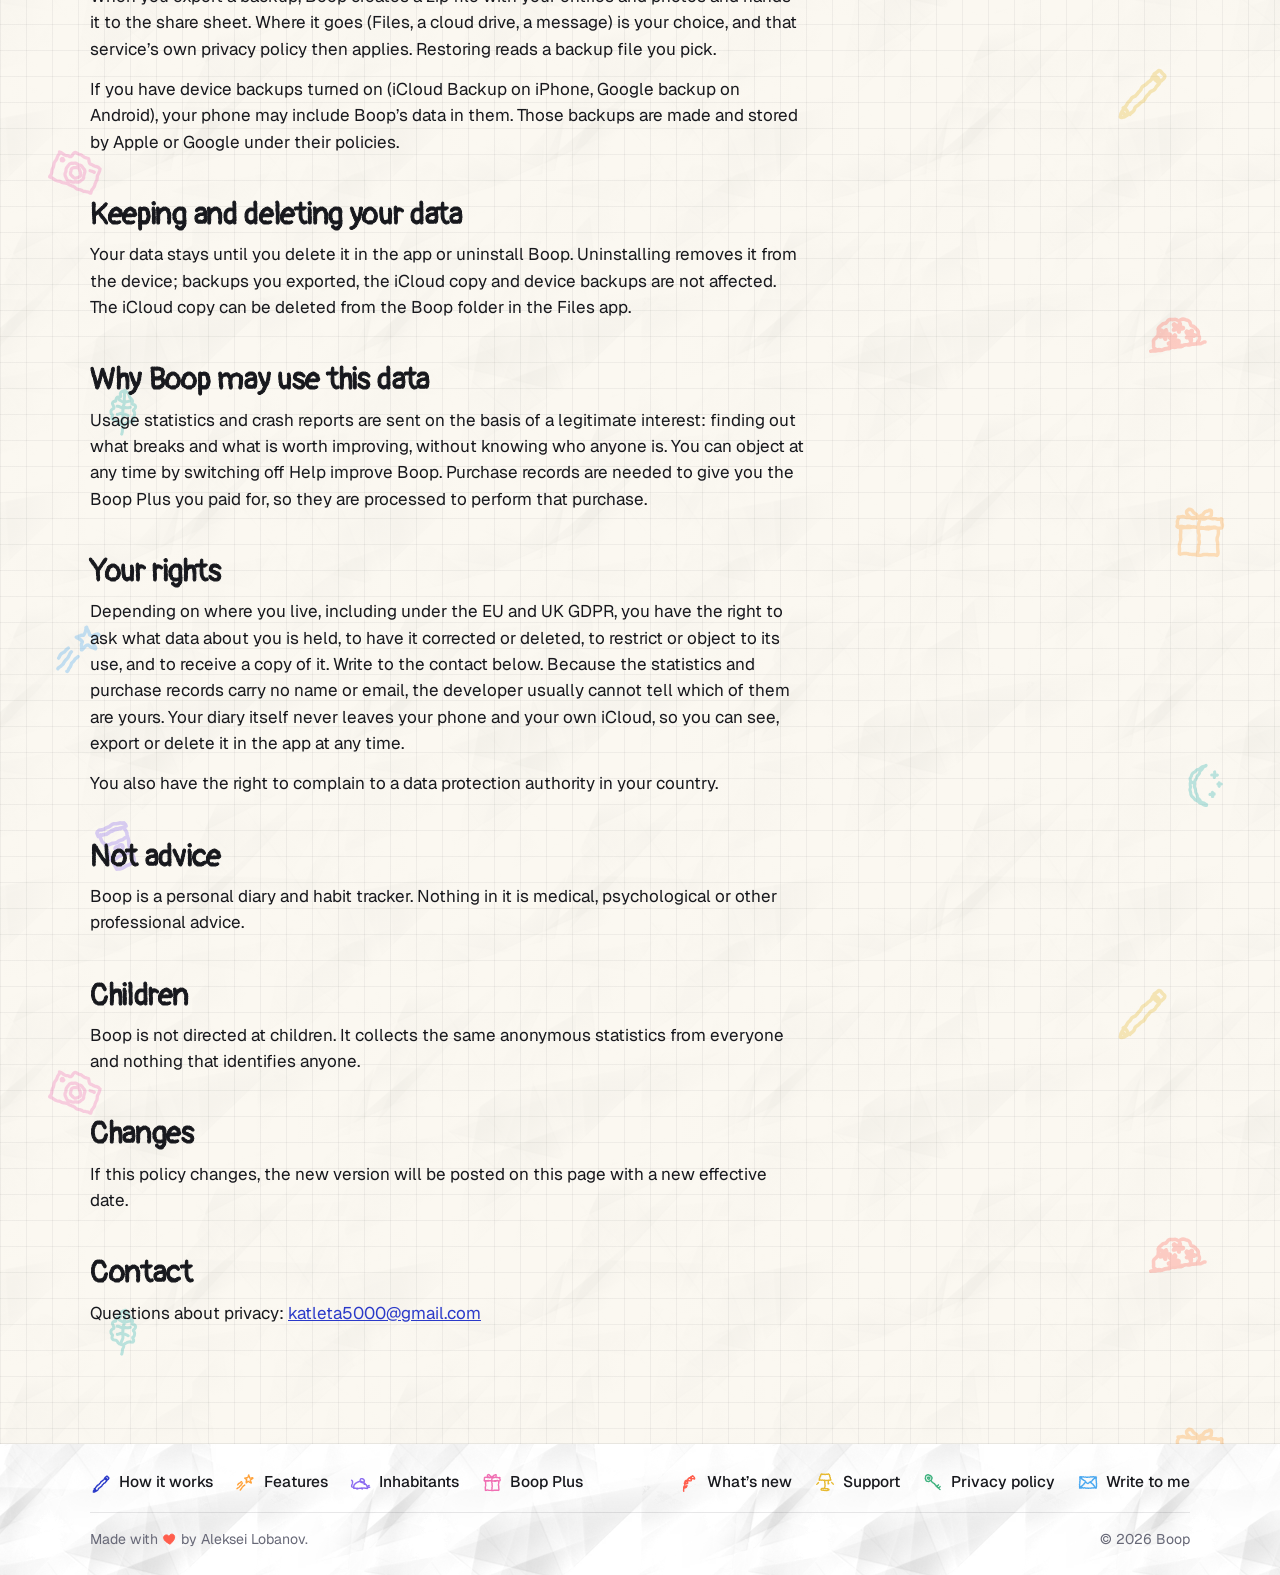
<file: privacy/index.html>
<!doctype html>
<html lang="en">
<head>
<meta charset="utf-8">
<meta name="viewport" content="width=device-width, initial-scale=1">
<title>Boop privacy policy</title>
<meta name="description" content="What you write in Boop stays yours. The app sends only anonymous usage statistics and crash reports, and you can turn that off.">
<link rel="canonical" href="https://alobanov.github.io/getboop/privacy/">
<meta property="og:title" content="Boop privacy policy">
<meta property="og:description" content="What you write in Boop stays yours. The app sends only anonymous usage statistics and crash reports, and you can turn that off.">
<meta property="og:image" content="https://alobanov.github.io/getboop/img/year-canvas.jpg">
<meta name="apple-itunes-app" content="app-id=6818434144">
<link rel="icon" href="../favicon-64.png" type="image/png">
<link rel="apple-touch-icon" href="../apple-touch-icon.png">
<link rel="preconnect" href="https://fonts.googleapis.com">
<link rel="preconnect" href="https://fonts.gstatic.com" crossorigin>
<link href="https://fonts.googleapis.com/css2?family=Geist:wght@400;500;600;700;800&family=Pangolin&display=swap" rel="stylesheet">
<link rel="stylesheet" href="../style.css?v=202611032330">
</head>
<body>
<div class="wrap">
<header class="top">
<a class="brand" href="../"><img class="mark" src="../img/icon.webp" width="34" height="34" alt="">Boop</a>
<nav aria-label="Pages"><a href="../changelog/">What&#8217;s new</a><a href="../support/">Support</a><a href="../privacy/">Privacy</a></nav>
</header>
<main>
<article class="page">
<h1>Privacy policy</h1>
<p class="meta">Effective October 15, 2026</p>
<p>Boop is a diary and habit tracker for iPhone and Android, made by Aleksei Lobanov. This policy explains what happens to the things you put into it.</p>
<h2>The short version</h2>
<p>What you write in Boop is yours and is never sent to the developer: not your entries, not your photos, not your sketches, not the names of your habits, not your moods. Boop has no accounts and no ads, and it does not sell or share data.</p>
<p>To find out what works and what breaks, Boop sends anonymous usage statistics and crash reports. They say how the app is used, never what you put into it, and you can turn them off in Settings.</p>
<h2>Who is responsible</h2>
<p>Boop is made by Aleksei Lobanov, an independent developer in Serbia, who decides what Boop collects and why. Write to katleta5000@gmail.com about anything in this policy.</p>
<h2>What is stored on your device</h2>
<p>Your diary entries, moods, habits, doodles, sketches, photos and reminder settings are kept in the app&#8217;s private storage on your phone. They are never sent to the developer, and the developer cannot see or restore them.</p>
<h2>Anonymous statistics and crash reports</h2>
<p>Boop sends two kinds of information.</p>
<p><strong>Usage statistics.</strong> Which parts of the app are used: for example, that a day was edited and whether it was a note, a photo or a habit, that a habit was created and what kind of goal it has, which view of the year is open, whether the reminder or the iCloud copy is on. And how the app is set up: the font, paper and theme you picked, how many habits you keep, the app&#8217;s language. Never the text of an entry, the name of a habit, a photo, a sketch, which mood you chose, or the date an entry is about.</p>
<p><strong>Crash reports.</strong> When something goes wrong: the kind of error, where in the app&#8217;s code it happened, your phone model and iOS version. The report does not include the content you were working on.</p>
<p>Both are tied to a random identifier of the installation, not to you. Boop has no accounts and does not know your name, email or Apple ID, does not use the advertising identifier and does not track you across other apps or sites. Your approximate location is not derived from your network address.</p>
<p>Usage statistics are processed by Mixpanel and stored in the European Union. Crash reports are processed by Google Firebase Crashlytics. Each handles the data under its own privacy policy and only on Boop&#8217;s behalf.</p>
<p>To turn both off, open Settings in the app and switch off Help improve Boop. Nothing is sent after that, and reports that had not been sent yet are discarded. The app works the same way with it off.</p>
<p>Because the statistics carry nothing that identifies you, the developer cannot tell which of them came from your phone, and so cannot look yours up or delete them on request.</p>
<h2>Purchases</h2>
<p>Boop Plus is sold through the App Store. Apple handles the payment: Boop never sees your card, your name or your Apple ID.</p>
<p>To know whether Plus is yours and to restore it on a new phone, Boop uses RevenueCat. RevenueCat receives the receipt of the purchase from Apple: which plan was bought, when, at what price and in which country, and whether it renews. It is tied to a random identifier that RevenueCat creates for the installation, not to you. RevenueCat handles it under its own privacy policy and only on Boop&#8217;s behalf.</p>
<p>This is needed for Plus to work, so it is sent even with Help improve Boop turned off. If you never buy anything, no purchase is recorded.</p>
<h2>Where the data goes</h2>
<p>Mixpanel stores the usage statistics in the European Union. Google, which runs Crashlytics, and RevenueCat are companies in the United States, so crash reports and purchase records may be processed there. Each of them works under the European Commission&#8217;s standard contractual clauses, which bind them to protect the data as it would be protected in the EU.</p>
<h2>The iCloud copy</h2>
<p>On iPhone, Boop can keep a copy of your diary and photos in your own iCloud Drive, so that it survives a lost phone or a reinstall. It is saved to your Apple account, in a folder you can see in the Files app, and is stored by Apple under its policy. The developer has no access to it. You can turn the copy off in Settings.</p>
<h2>Camera and photos</h2>
<p>Boop asks for the camera or your photo library only when you choose to attach a photo to a day. The photo you pick is copied into the app&#8217;s storage on your device. Boop does not browse or upload your library.</p>
<h2>Apple Health</h2>
<p>If you add a steps habit, Boop asks to read your daily step counts from Apple Health, and only those, to show the habit. They stay on your iPhone: Boop does not store them, copy them to iCloud or send them anywhere, and writes nothing to Health. You can withdraw the access in the Health app at any time.</p>
<h2>The day&#8217;s weather</h2>
<p>Beside the date of today and the two days before it, Boop can show the day&#8217;s weather. For that it asks for your approximate location, never the precise one, and sends it to Apple&#8217;s WeatherKit service, which answers with the weather. Apple handles the request under its own privacy policy. The location is used only for that request: Boop does not store it or send it to the developer. Only the weather itself (its kind and the day&#8217;s high) is kept with the day on your device, and in your iCloud copy if it is on. You can turn the weather off in Settings, under Appearance, or withdraw the location access in your system settings at any time.</p>
<h2>Reminders</h2>
<p>The daily reminder is a notification scheduled on your device. You can turn it off in the app or revoke notifications in your system settings at any time.</p>
<h2>Backups you make</h2>
<p>When you export a backup, Boop creates a zip file with your entries and photos and hands it to the share sheet. Where it goes (Files, a cloud drive, a message) is your choice, and that service&#8217;s own privacy policy then applies. Restoring reads a backup file you pick.</p>
<p>If you have device backups turned on (iCloud Backup on iPhone, Google backup on Android), your phone may include Boop&#8217;s data in them. Those backups are made and stored by Apple or Google under their policies.</p>
<h2>Keeping and deleting your data</h2>
<p>Your data stays until you delete it in the app or uninstall Boop. Uninstalling removes it from the device; backups you exported, the iCloud copy and device backups are not affected. The iCloud copy can be deleted from the Boop folder in the Files app.</p>
<h2>Why Boop may use this data</h2>
<p>Usage statistics and crash reports are sent on the basis of a legitimate interest: finding out what breaks and what is worth improving, without knowing who anyone is. You can object at any time by switching off Help improve Boop. Purchase records are needed to give you the Boop Plus you paid for, so they are processed to perform that purchase.</p>
<h2>Your rights</h2>
<p>Depending on where you live, including under the EU and UK GDPR, you have the right to ask what data about you is held, to have it corrected or deleted, to restrict or object to its use, and to receive a copy of it. Write to the contact below. Because the statistics and purchase records carry no name or email, the developer usually cannot tell which of them are yours. Your diary itself never leaves your phone and your own iCloud, so you can see, export or delete it in the app at any time.</p>
<p>You also have the right to complain to a data protection authority in your country.</p>
<h2>Not advice</h2>
<p>Boop is a personal diary and habit tracker. Nothing in it is medical, psychological or other professional advice.</p>
<h2>Children</h2>
<p>Boop is not directed at children. It collects the same anonymous statistics from everyone and nothing that identifies anyone.</p>
<h2>Changes</h2>
<p>If this policy changes, the new version will be posted on this page with a new effective date.</p>
<h2>Contact</h2>
<p>Questions about privacy: <a href="mailto:katleta5000@gmail.com">katleta5000@gmail.com</a></p>
</article>
</main>
<footer class="foot">
<div class="foot-main">
<nav class="foot-col" aria-label="The app"><a href="../#how"><svg viewBox="0 0 40 40" style="stroke:#2B3AC9" aria-hidden="true"><use href="../img/doodles.svg#pencil"/></svg>How it works</a><a href="../#everything"><svg viewBox="0 0 40 40" style="stroke:#FFA23A" aria-hidden="true"><use href="../img/doodles.svg#star"/></svg>Features</a><a href="../#inhabitants"><svg viewBox="0 0 40 40" style="stroke:#8B6CF0" aria-hidden="true"><use href="../img/doodles.svg#mouse"/></svg>Inhabitants</a><a href="../#plus"><svg viewBox="0 0 40 40" style="stroke:#F06FB3" aria-hidden="true"><use href="../img/doodles.svg#gift"/></svg>Boop Plus</a></nav>
<nav class="foot-col" aria-label="Help"><a href="../changelog/"><svg viewBox="0 0 40 40" style="stroke:#FF5E4D" aria-hidden="true"><use href="../img/doodles.svg#bells"/></svg>What&#8217;s new</a><a href="../support/"><svg viewBox="0 0 40 40" style="stroke:#E7B92F" aria-hidden="true"><use href="../img/doodles.svg#lamp"/></svg>Support</a><a href="../privacy/"><svg viewBox="0 0 40 40" style="stroke:#3FB27F" aria-hidden="true"><use href="../img/doodles.svg#key"/></svg>Privacy policy</a><a href="mailto:katleta5000@gmail.com"><svg viewBox="0 0 40 40" style="stroke:#4AA8F0" aria-hidden="true"><use href="../img/doodles.svg#envelope"/></svg>Write to me</a></nav>
</div>
<div class="foot-line"><span>Made with <svg class="heart" viewBox="0 0 24 22" role="img" aria-label="love"><path d="M12 19.5C6.5 15.6 3 12.4 3 8.3 3 5.6 5 3.6 7.5 3.6c1.9 0 3.4 1.1 4.5 2.9 1.1-1.8 2.6-2.9 4.5-2.9 2.5 0 4.5 2 4.5 4.7 0 4.1-3.5 7.3-9 11.2z"/></svg> by Aleksei Lobanov.</span><span>&#169; 2026 Boop</span></div>
</footer>
</div>
</body>
</html>
</file>
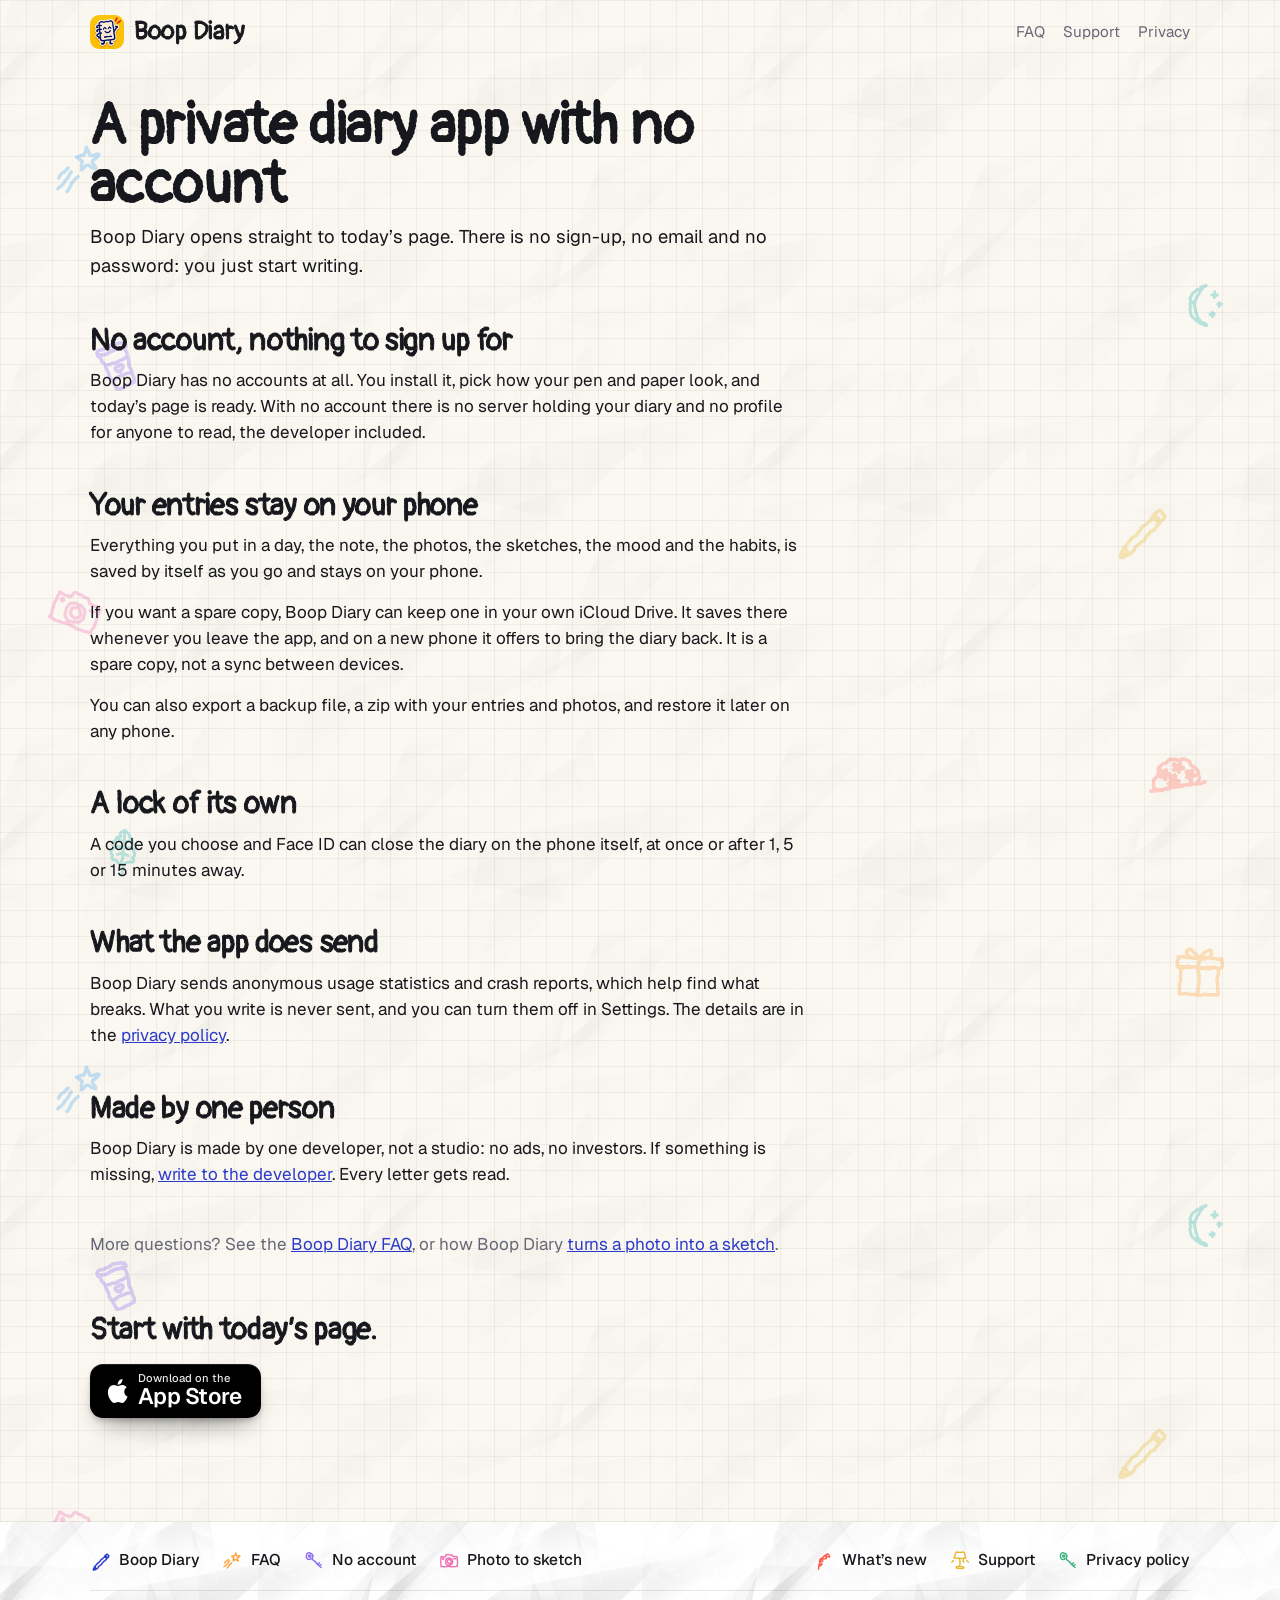
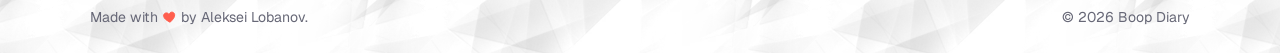
<file: private-diary-no-account/index.html>
<!doctype html>
<html lang="en">
<head>
<meta charset="utf-8">
<meta name="viewport" content="width=device-width, initial-scale=1">
<title>A private diary app with no account | Boop Diary</title>
<meta name="description" content="Boop Diary is a diary for iPhone and iPad with no account and no sign-up. Your entries stay on your phone, with an optional copy in your own iCloud.">
<link rel="canonical" href="https://alobanov.github.io/getboop/private-diary-no-account/">
<meta property="og:type" content="website">
<meta property="og:site_name" content="Boop Diary">
<meta property="og:title" content="A private diary app with no account | Boop Diary">
<meta property="og:description" content="Boop Diary is a diary for iPhone and iPad with no account and no sign-up. Your entries stay on your phone, with an optional copy in your own iCloud.">
<meta property="og:url" content="https://alobanov.github.io/getboop/private-diary-no-account/">
<meta property="og:image" content="https://alobanov.github.io/getboop/img/icon-1200.jpg">
<meta property="og:locale" content="en_US">
<meta name="apple-itunes-app" content="app-id=6818434144">
<link rel="icon" href="../favicon-64.png" type="image/png">
<link rel="apple-touch-icon" href="../apple-touch-icon.png">
<link rel="preconnect" href="https://fonts.googleapis.com">
<link rel="preconnect" href="https://fonts.gstatic.com" crossorigin>
<link href="https://fonts.googleapis.com/css2?family=Geist:wght@400;500;600;700;800&family=Pangolin&display=swap" rel="stylesheet">
<link rel="stylesheet" href="../style.css?v=202611032330">
<style>
.page .lead { font-size: 1.15rem; color: var(--text); }
.page .more { margin-top: 44px; color: var(--muted); }
.page ol.howto, .page ul.after { padding-left: 1.3em; margin: 0 0 14px; }
.page ol.howto li, .page ul.after li { margin: 0 0 10px; }
.page figure { margin: 28px 0 8px; }
.page figure img { display: block; height: auto; border-radius: 22px; box-shadow: 0 14px 30px -18px rgba(23, 24, 29, 0.45); }
.page figure.pair { display: grid; grid-template-columns: minmax(0, 1fr) minmax(0, 0.6fr); gap: 16px; align-items: end; }
.page figure.pair img { width: 100%; }
.page figure.pair figcaption { grid-column: 1 / -1; }
.page figure.single img { width: min(100%, 300px); }
.page figcaption { color: var(--muted); font-size: 0.95rem; margin-top: 4px; }
.page .cta { margin-top: 56px; }
.page .cta h2 { margin-top: 0; }
.page .cta .store { margin-top: 8px; color: #fff; }
.top nav { flex-wrap: wrap; justify-content: flex-end; gap: 6px 18px; }
.top .brand { white-space: nowrap; }
.langs a[aria-current] { color: var(--text); font-weight: 600; text-decoration: none; }
</style>
<script type="application/ld+json">
{
 "@context": "https://schema.org",
 "@type": "SoftwareApplication",
 "name": "Boop Diary",
 "applicationCategory": "LifestyleApplication",
 "operatingSystem": "iOS 17.0 or later",
 "availableOnDevice": "iPhone, iPad",
 "downloadUrl": "https://apps.apple.com/app/id6818434144",
 "image": "https://alobanov.github.io/getboop/img/icon-1200.jpg",
 "author": {
  "@type": "Person",
  "name": "Aleksei Lobanov"
 },
 "url": "https://alobanov.github.io/getboop/private-diary-no-account/",
 "description": "Boop Diary is a diary for iPhone and iPad with no account and no sign-up. Your entries stay on your phone, with an optional copy in your own iCloud."
}
</script>
</head>
<body>
<div class="wrap">
<header class="top">
<a class="brand" href="../"><img class="mark" src="../img/icon.webp" width="34" height="34" alt="">Boop Diary</a>
<nav aria-label="Pages"><a href="../faq/">FAQ</a><a href="../support/">Support</a><a href="../privacy/">Privacy</a></nav>
</header>
<main>
<article class="page">
<h1>A private diary app with no account</h1>
<p class="lead">Boop Diary opens straight to today&#8217;s page. There is no sign-up, no email and no password: you just start writing.</p>
<h2>No account, nothing to sign up for</h2>
<p>Boop Diary has no accounts at all. You install it, pick how your pen and paper look, and today&#8217;s page is ready. With no account there is no server holding your diary and no profile for anyone to read, the developer included.</p>
<h2>Your entries stay on your phone</h2>
<p>Everything you put in a day, the note, the photos, the sketches, the mood and the habits, is saved by itself as you go and stays on your phone.</p>
<p>If you want a spare copy, Boop Diary can keep one in your own iCloud Drive. It saves there whenever you leave the app, and on a new phone it offers to bring the diary back. It is a spare copy, not a sync between devices.</p>
<p>You can also export a backup file, a zip with your entries and photos, and restore it later on any phone.</p>
<h2>A lock of its own</h2>
<p>A code you choose and Face ID can close the diary on the phone itself, at once or after 1, 5 or 15 minutes away.</p>
<h2>What the app does send</h2>
<p>Boop Diary sends anonymous usage statistics and crash reports, which help find what breaks. What you write is never sent, and you can turn them off in Settings. The details are in the <a href="../privacy/">privacy policy</a>.</p>
<h2>Made by one person</h2>
<p>Boop Diary is made by one developer, not a studio: no ads, no investors. If something is missing, <a href="../support/">write to the developer</a>. Every letter gets read.</p>
<p class="more">More questions? See the <a href="../faq/">Boop Diary FAQ</a>, or how Boop Diary <a href="../photo-to-sketch-diary/">turns a photo into a sketch</a>.</p>
<section class="cta"><h2>Start with today&#8217;s page.</h2><a class="store" href="https://apps.apple.com/app/apple-store/id6818434144?pt=129545407&ct=getboop_private-diary-no-account&mt=8" aria-label="Download Boop Diary on the App Store"><svg viewBox="0 0 17 20" aria-hidden="true"><path fill="currentColor" d="M14.07 10.63c-.02-2.33 1.9-3.45 1.99-3.51-1.08-1.58-2.77-1.8-3.37-1.82-1.43-.15-2.8.84-3.53.84-.73 0-1.85-.82-3.05-.8-1.57.03-3.02.92-3.83 2.33-1.63 2.83-.42 7.02 1.17 9.32.78 1.12 1.71 2.38 2.93 2.34 1.18-.05 1.62-.76 3.05-.76 1.42 0 1.82.76 3.06.74 1.27-.03 2.07-1.14 2.84-2.27.9-1.31 1.27-2.58 1.29-2.64-.03-.01-2.47-.95-2.49-3.77zM11.77 3.79c.65-.79 1.09-1.88.97-2.97-.94.04-2.07.62-2.74 1.41-.6.7-1.13 1.81-.99 2.88 1.05.08 2.11-.53 2.76-1.32z"/></svg><span class="store-text"><small>Download on the</small><b>App Store</b></span></a></section>
</article>
</main>
<footer class="foot">
<div class="foot-main">
<nav class="foot-col" aria-label="Boop Diary"><a href="../"><svg viewBox="0 0 40 40" style="stroke:#2B3AC9" aria-hidden="true"><use href="../img/doodles.svg#pencil"/></svg>Boop Diary</a><a href="../faq/"><svg viewBox="0 0 40 40" style="stroke:#FFA23A" aria-hidden="true"><use href="../img/doodles.svg#star"/></svg>FAQ</a><a href="../private-diary-no-account/"><svg viewBox="0 0 40 40" style="stroke:#8B6CF0" aria-hidden="true"><use href="../img/doodles.svg#key"/></svg>No account</a><a href="../photo-to-sketch-diary/"><svg viewBox="0 0 40 40" style="stroke:#F06FB3" aria-hidden="true"><use href="../img/doodles.svg#camera"/></svg>Photo to sketch</a></nav>
<nav class="foot-col" aria-label="Help"><a href="../changelog/"><svg viewBox="0 0 40 40" style="stroke:#FF5E4D" aria-hidden="true"><use href="../img/doodles.svg#bells"/></svg>What&#8217;s new</a><a href="../support/"><svg viewBox="0 0 40 40" style="stroke:#E7B92F" aria-hidden="true"><use href="../img/doodles.svg#lamp"/></svg>Support</a><a href="../privacy/"><svg viewBox="0 0 40 40" style="stroke:#3FB27F" aria-hidden="true"><use href="../img/doodles.svg#key"/></svg>Privacy policy</a></nav>
</div>
<div class="foot-line"><span>Made with <svg class="heart" viewBox="0 0 24 22" role="img" aria-label="love"><path d="M12 19.5C6.5 15.6 3 12.4 3 8.3 3 5.6 5 3.6 7.5 3.6c1.9 0 3.4 1.1 4.5 2.9 1.1-1.8 2.6-2.9 4.5-2.9 2.5 0 4.5 2 4.5 4.7 0 4.1-3.5 7.3-9 11.2z"/></svg> by Aleksei Lobanov.</span><span>&#169; 2026 Boop Diary</span></div>
</footer>
</div>
</body>
</html>
</file>
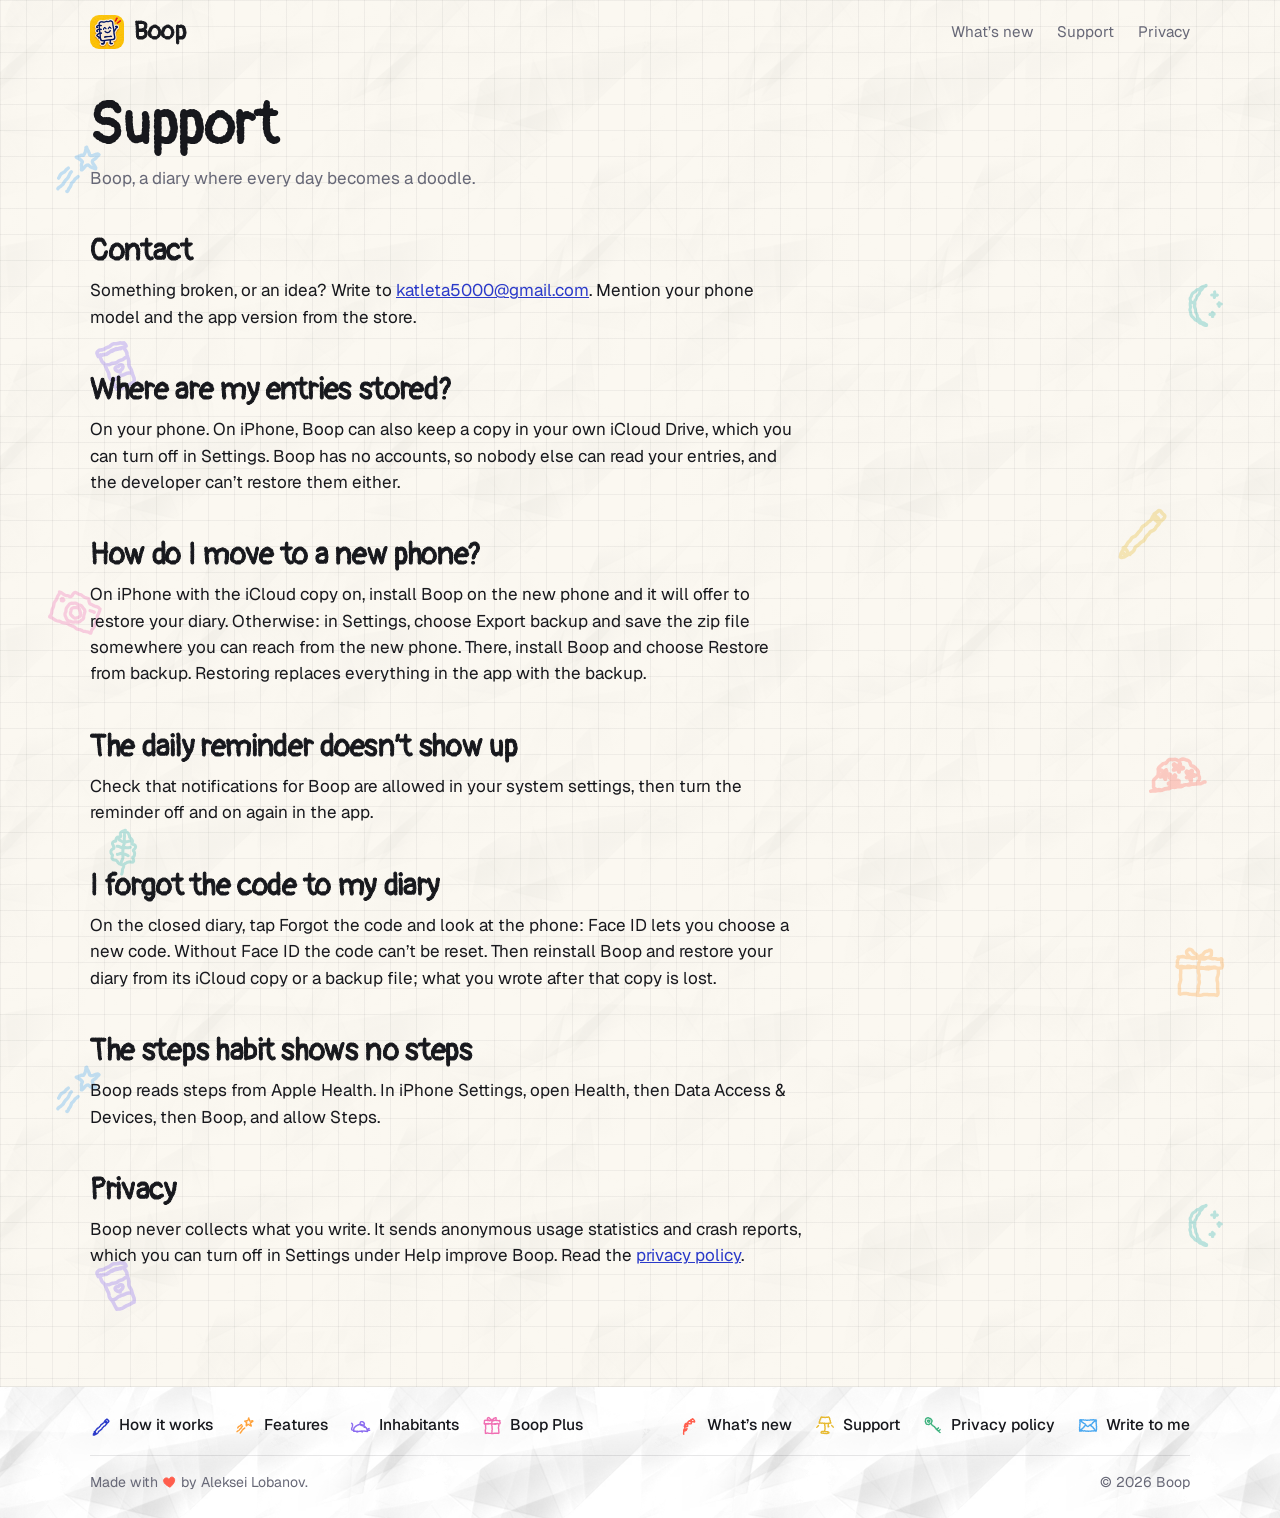
<file: support/index.html>
<!doctype html>
<html lang="en">
<head>
<meta charset="utf-8">
<meta name="viewport" content="width=device-width, initial-scale=1">
<title>Boop support</title>
<meta name="description" content="Contact and answers about Boop, the doodle diary.">
<link rel="canonical" href="https://alobanov.github.io/getboop/support/">
<meta property="og:title" content="Boop support">
<meta property="og:description" content="Contact and answers about Boop, the doodle diary.">
<meta property="og:image" content="https://alobanov.github.io/getboop/img/year-canvas.jpg">
<meta name="apple-itunes-app" content="app-id=6818434144">
<link rel="icon" href="../favicon-64.png" type="image/png">
<link rel="apple-touch-icon" href="../apple-touch-icon.png">
<link rel="preconnect" href="https://fonts.googleapis.com">
<link rel="preconnect" href="https://fonts.gstatic.com" crossorigin>
<link href="https://fonts.googleapis.com/css2?family=Geist:wght@400;500;600;700;800&family=Pangolin&display=swap" rel="stylesheet">
<link rel="stylesheet" href="../style.css?v=202611032330">
</head>
<body>
<div class="wrap">
<header class="top">
<a class="brand" href="../"><img class="mark" src="../img/icon.webp" width="34" height="34" alt="">Boop</a>
<nav aria-label="Pages"><a href="../changelog/">What&#8217;s new</a><a href="../support/">Support</a><a href="../privacy/">Privacy</a></nav>
</header>
<main>
<article class="page">
<h1>Support</h1>
<p class="meta">Boop, a diary where every day becomes a doodle.</p>
<h2>Contact</h2>
<p>Something broken, or an idea? Write to <a href="mailto:katleta5000@gmail.com">katleta5000@gmail.com</a>. Mention your phone model and the app version from the store.</p>
<h2>Where are my entries stored?</h2>
<p>On your phone. On iPhone, Boop can also keep a copy in your own iCloud Drive, which you can turn off in Settings. Boop has no accounts, so nobody else can read your entries, and the developer can&#8217;t restore them either.</p>
<h2>How do I move to a new phone?</h2>
<p>On iPhone with the iCloud copy on, install Boop on the new phone and it will offer to restore your diary. Otherwise: in Settings, choose Export backup and save the zip file somewhere you can reach from the new phone. There, install Boop and choose Restore from backup. Restoring replaces everything in the app with the backup.</p>
<h2>The daily reminder doesn&#8217;t show up</h2>
<p>Check that notifications for Boop are allowed in your system settings, then turn the reminder off and on again in the app.</p>
<h2>I forgot the code to my diary</h2>
<p>On the closed diary, tap Forgot the code and look at the phone: Face ID lets you choose a new code. Without Face ID the code can&#8217;t be reset. Then reinstall Boop and restore your diary from its iCloud copy or a backup file; what you wrote after that copy is lost.</p>
<h2>The steps habit shows no steps</h2>
<p>Boop reads steps from Apple Health. In iPhone Settings, open Health, then Data Access &amp; Devices, then Boop, and allow Steps.</p>
<h2>Privacy</h2>
<p>Boop never collects what you write. It sends anonymous usage statistics and crash reports, which you can turn off in Settings under Help improve Boop. Read the <a href="../privacy/">privacy policy</a>.</p>
</article>
</main>
<footer class="foot">
<div class="foot-main">
<nav class="foot-col" aria-label="The app"><a href="../#how"><svg viewBox="0 0 40 40" style="stroke:#2B3AC9" aria-hidden="true"><use href="../img/doodles.svg#pencil"/></svg>How it works</a><a href="../#everything"><svg viewBox="0 0 40 40" style="stroke:#FFA23A" aria-hidden="true"><use href="../img/doodles.svg#star"/></svg>Features</a><a href="../#inhabitants"><svg viewBox="0 0 40 40" style="stroke:#8B6CF0" aria-hidden="true"><use href="../img/doodles.svg#mouse"/></svg>Inhabitants</a><a href="../#plus"><svg viewBox="0 0 40 40" style="stroke:#F06FB3" aria-hidden="true"><use href="../img/doodles.svg#gift"/></svg>Boop Plus</a></nav>
<nav class="foot-col" aria-label="Help"><a href="../changelog/"><svg viewBox="0 0 40 40" style="stroke:#FF5E4D" aria-hidden="true"><use href="../img/doodles.svg#bells"/></svg>What&#8217;s new</a><a href="../support/"><svg viewBox="0 0 40 40" style="stroke:#E7B92F" aria-hidden="true"><use href="../img/doodles.svg#lamp"/></svg>Support</a><a href="../privacy/"><svg viewBox="0 0 40 40" style="stroke:#3FB27F" aria-hidden="true"><use href="../img/doodles.svg#key"/></svg>Privacy policy</a><a href="mailto:katleta5000@gmail.com"><svg viewBox="0 0 40 40" style="stroke:#4AA8F0" aria-hidden="true"><use href="../img/doodles.svg#envelope"/></svg>Write to me</a></nav>
</div>
<div class="foot-line"><span>Made with <svg class="heart" viewBox="0 0 24 22" role="img" aria-label="love"><path d="M12 19.5C6.5 15.6 3 12.4 3 8.3 3 5.6 5 3.6 7.5 3.6c1.9 0 3.4 1.1 4.5 2.9 1.1-1.8 2.6-2.9 4.5-2.9 2.5 0 4.5 2 4.5 4.7 0 4.1-3.5 7.3-9 11.2z"/></svg> by Aleksei Lobanov.</span><span>&#169; 2026 Boop</span></div>
</footer>
</div>
</body>
</html>
</file>
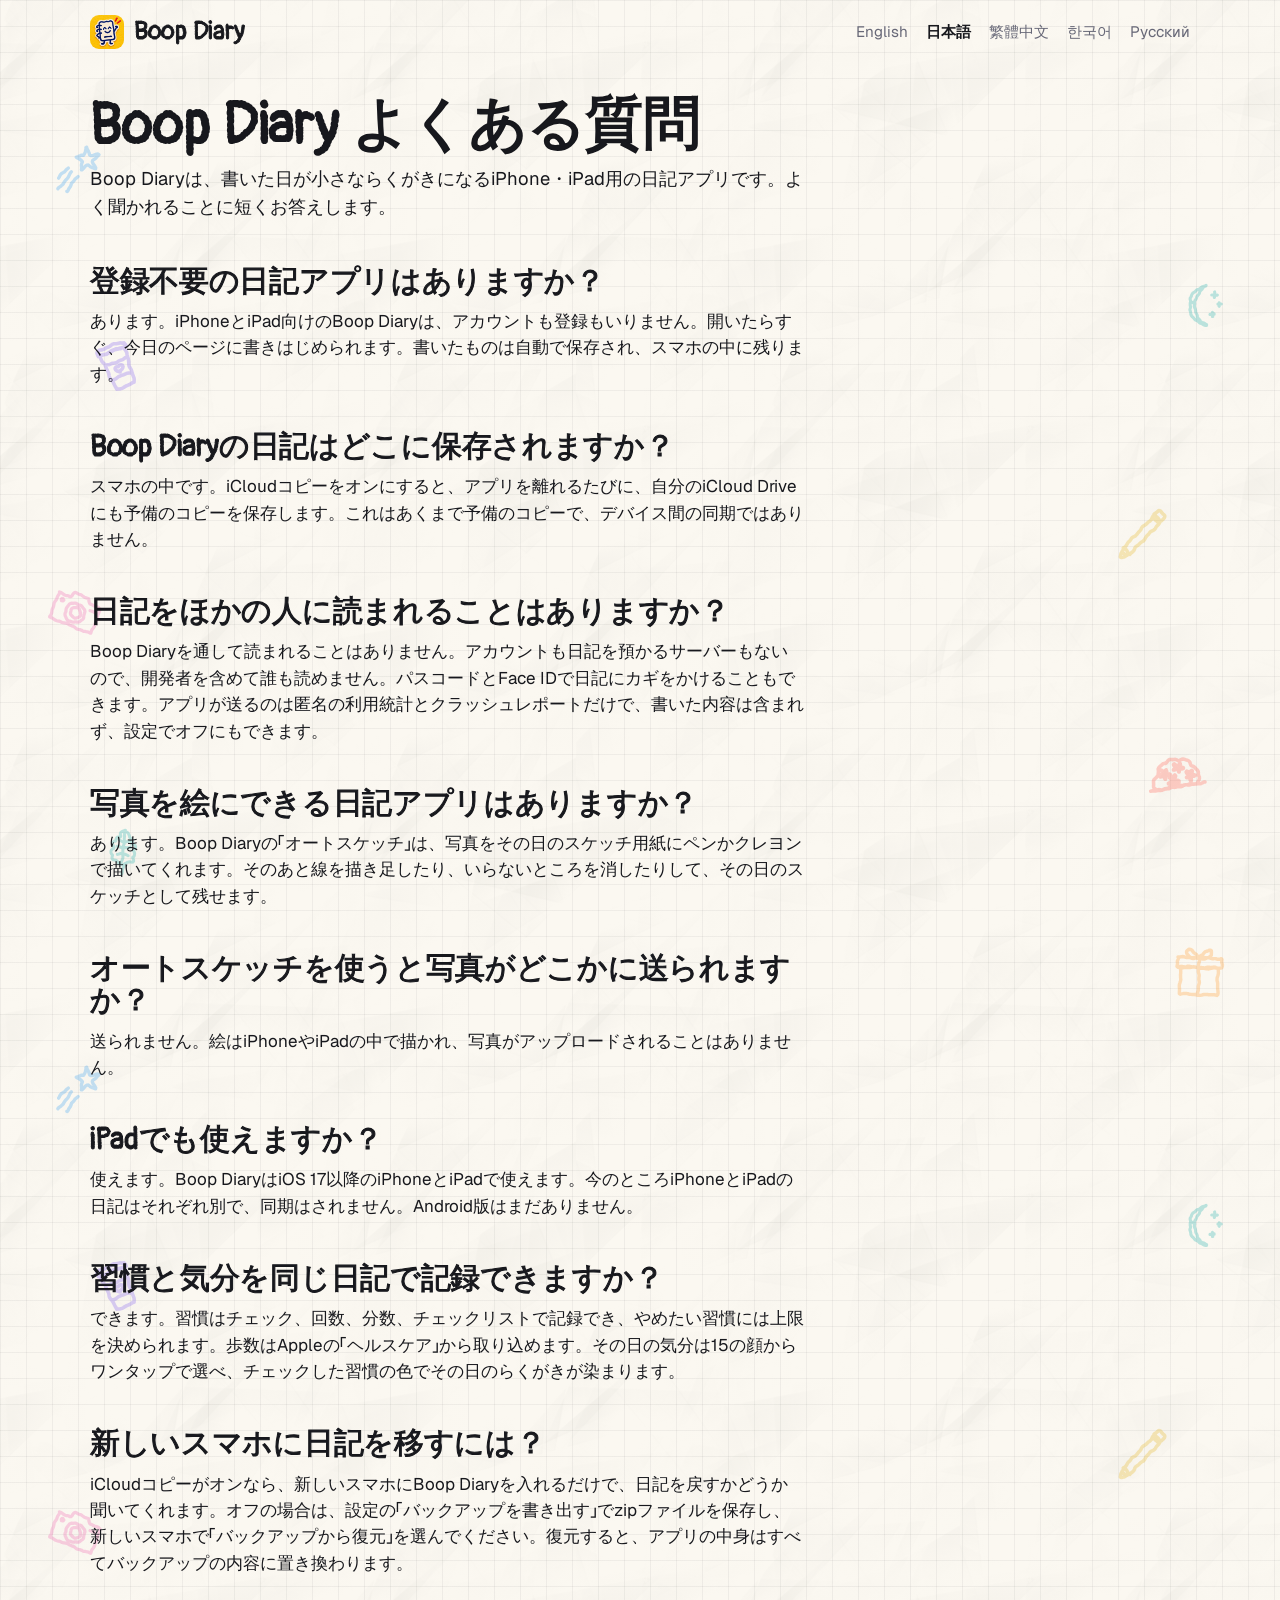
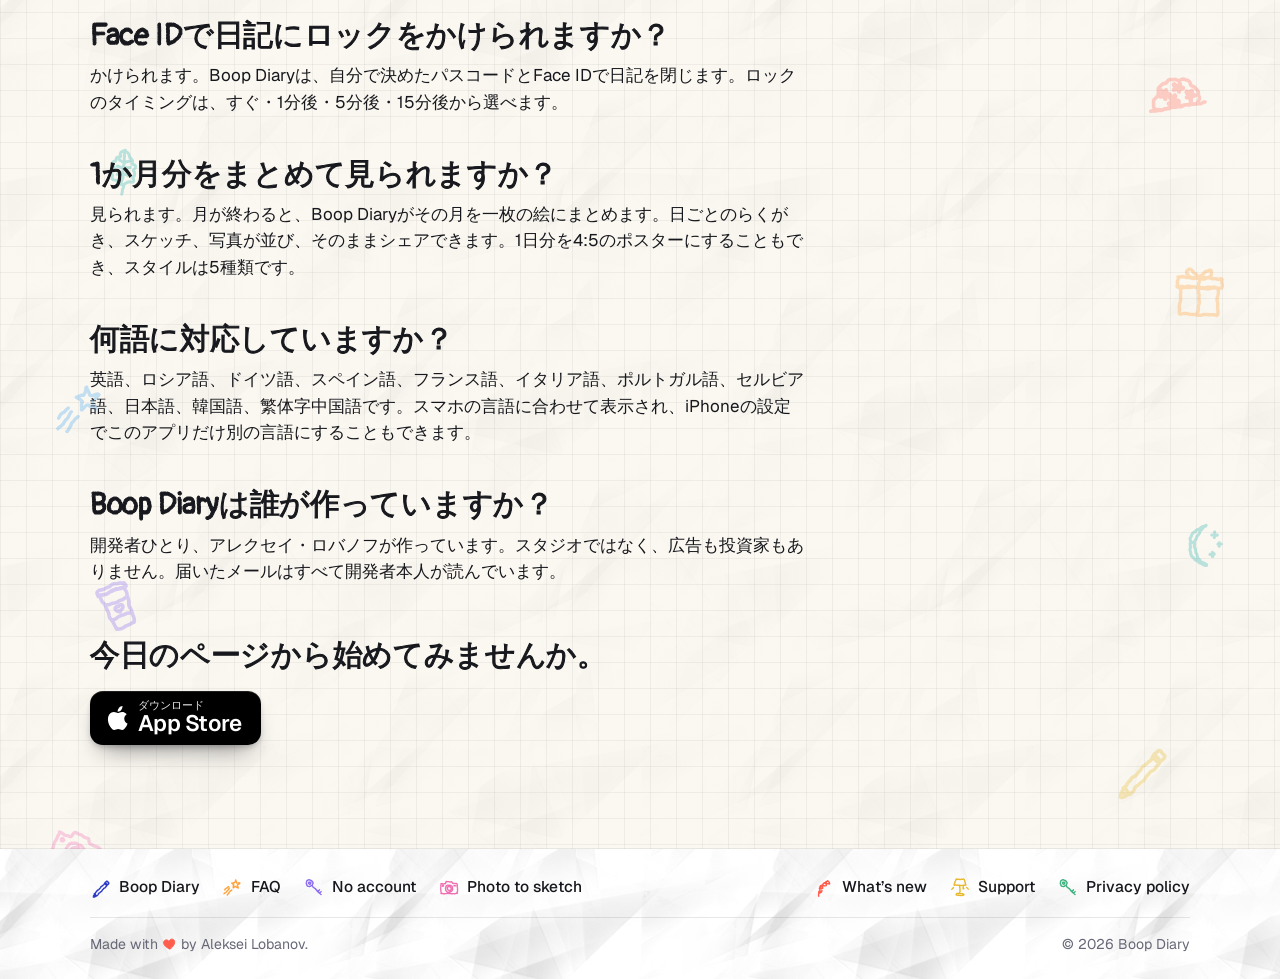
<file: ja/faq/index.html>
<!doctype html>
<html lang="ja">
<head>
<meta charset="utf-8">
<meta name="viewport" content="width=device-width, initial-scale=1">
<title>Boop Diary よくある質問：登録不要の日記アプリ、写真をスケッチに、iPad対応</title>
<meta name="description" content="登録不要の日記アプリは？写真を絵にできる？iPadで使える？iPhone・iPad用の日記アプリBoop Diaryについて、よくある質問に短く答えます。">
<link rel="canonical" href="https://alobanov.github.io/getboop/ja/faq/">
<link rel="alternate" hreflang="en" href="https://alobanov.github.io/getboop/faq/">
<link rel="alternate" hreflang="ja" href="https://alobanov.github.io/getboop/ja/faq/">
<link rel="alternate" hreflang="zh-Hant" href="https://alobanov.github.io/getboop/zh-hant/faq/">
<link rel="alternate" hreflang="ko" href="https://alobanov.github.io/getboop/ko/faq/">
<link rel="alternate" hreflang="ru" href="https://alobanov.github.io/getboop/ru/faq/">
<link rel="alternate" hreflang="x-default" href="https://alobanov.github.io/getboop/faq/">
<meta property="og:type" content="website">
<meta property="og:site_name" content="Boop Diary">
<meta property="og:title" content="Boop Diary よくある質問：登録不要の日記アプリ、写真をスケッチに、iPad対応">
<meta property="og:description" content="登録不要の日記アプリは？写真を絵にできる？iPadで使える？iPhone・iPad用の日記アプリBoop Diaryについて、よくある質問に短く答えます。">
<meta property="og:url" content="https://alobanov.github.io/getboop/ja/faq/">
<meta property="og:image" content="https://alobanov.github.io/getboop/img/icon-1200.jpg">
<meta property="og:locale" content="ja_JP">
<meta name="apple-itunes-app" content="app-id=6818434144">
<link rel="icon" href="../../favicon-64.png" type="image/png">
<link rel="apple-touch-icon" href="../../apple-touch-icon.png">
<link rel="preconnect" href="https://fonts.googleapis.com">
<link rel="preconnect" href="https://fonts.gstatic.com" crossorigin>
<link href="https://fonts.googleapis.com/css2?family=Geist:wght@400;500;600;700;800&family=Pangolin&display=swap" rel="stylesheet">
<link rel="stylesheet" href="../../style.css?v=202611032330">
<style>
.page .lead { font-size: 1.15rem; color: var(--text); }
.page .more { margin-top: 44px; color: var(--muted); }
.page ol.howto, .page ul.after { padding-left: 1.3em; margin: 0 0 14px; }
.page ol.howto li, .page ul.after li { margin: 0 0 10px; }
.page figure { margin: 28px 0 8px; }
.page figure img { display: block; height: auto; border-radius: 22px; box-shadow: 0 14px 30px -18px rgba(23, 24, 29, 0.45); }
.page figure.pair { display: grid; grid-template-columns: minmax(0, 1fr) minmax(0, 0.6fr); gap: 16px; align-items: end; }
.page figure.pair img { width: 100%; }
.page figure.pair figcaption { grid-column: 1 / -1; }
.page figure.single img { width: min(100%, 300px); }
.page figcaption { color: var(--muted); font-size: 0.95rem; margin-top: 4px; }
.page .cta { margin-top: 56px; }
.page .cta h2 { margin-top: 0; }
.page .cta .store { margin-top: 8px; color: #fff; }
.top nav { flex-wrap: wrap; justify-content: flex-end; gap: 6px 18px; }
.top .brand { white-space: nowrap; }
.langs a[aria-current] { color: var(--text); font-weight: 600; text-decoration: none; }
</style>
<script type="application/ld+json">
{
 "@context": "https://schema.org",
 "@type": "FAQPage",
 "inLanguage": "ja",
 "url": "https://alobanov.github.io/getboop/ja/faq/",
 "mainEntity": [
  {
   "@type": "Question",
   "name": "登録不要の日記アプリはありますか？",
   "acceptedAnswer": {
    "@type": "Answer",
    "text": "あります。iPhoneとiPad向けのBoop Diaryは、アカウントも登録もいりません。開いたらすぐ、今日のページに書きはじめられます。書いたものは自動で保存され、スマホの中に残ります。"
   }
  },
  {
   "@type": "Question",
   "name": "Boop Diaryの日記はどこに保存されますか？",
   "acceptedAnswer": {
    "@type": "Answer",
    "text": "スマホの中です。iCloudコピーをオンにすると、アプリを離れるたびに、自分のiCloud Driveにも予備のコピーを保存します。これはあくまで予備のコピーで、デバイス間の同期ではありません。"
   }
  },
  {
   "@type": "Question",
   "name": "日記をほかの人に読まれることはありますか？",
   "acceptedAnswer": {
    "@type": "Answer",
    "text": "Boop Diaryを通して読まれることはありません。アカウントも日記を預かるサーバーもないので、開発者を含めて誰も読めません。パスコードとFace IDで日記にカギをかけることもできます。アプリが送るのは匿名の利用統計とクラッシュレポートだけで、書いた内容は含まれず、設定でオフにもできます。"
   }
  },
  {
   "@type": "Question",
   "name": "写真を絵にできる日記アプリはありますか？",
   "acceptedAnswer": {
    "@type": "Answer",
    "text": "あります。Boop Diaryの「オートスケッチ」は、写真をその日のスケッチ用紙にペンかクレヨンで描いてくれます。そのあと線を描き足したり、いらないところを消したりして、その日のスケッチとして残せます。"
   }
  },
  {
   "@type": "Question",
   "name": "オートスケッチを使うと写真がどこかに送られますか？",
   "acceptedAnswer": {
    "@type": "Answer",
    "text": "送られません。絵はiPhoneやiPadの中で描かれ、写真がアップロードされることはありません。"
   }
  },
  {
   "@type": "Question",
   "name": "iPadでも使えますか？",
   "acceptedAnswer": {
    "@type": "Answer",
    "text": "使えます。Boop DiaryはiOS 17以降のiPhoneとiPadで使えます。今のところiPhoneとiPadの日記はそれぞれ別で、同期はされません。Android版はまだありません。"
   }
  },
  {
   "@type": "Question",
   "name": "習慣と気分を同じ日記で記録できますか？",
   "acceptedAnswer": {
    "@type": "Answer",
    "text": "できます。習慣はチェック、回数、分数、チェックリストで記録でき、やめたい習慣には上限を決められます。歩数はAppleの「ヘルスケア」から取り込めます。その日の気分は15の顔からワンタップで選べ、チェックした習慣の色でその日のらくがきが染まります。"
   }
  },
  {
   "@type": "Question",
   "name": "新しいスマホに日記を移すには？",
   "acceptedAnswer": {
    "@type": "Answer",
    "text": "iCloudコピーがオンなら、新しいスマホにBoop Diaryを入れるだけで、日記を戻すかどうか聞いてくれます。オフの場合は、設定の「バックアップを書き出す」でzipファイルを保存し、新しいスマホで「バックアップから復元」を選んでください。復元すると、アプリの中身はすべてバックアップの内容に置き換わります。"
   }
  },
  {
   "@type": "Question",
   "name": "Face IDで日記にロックをかけられますか？",
   "acceptedAnswer": {
    "@type": "Answer",
    "text": "かけられます。Boop Diaryは、自分で決めたパスコードとFace IDで日記を閉じます。ロックのタイミングは、すぐ・1分後・5分後・15分後から選べます。"
   }
  },
  {
   "@type": "Question",
   "name": "1か月分をまとめて見られますか？",
   "acceptedAnswer": {
    "@type": "Answer",
    "text": "見られます。月が終わると、Boop Diaryがその月を一枚の絵にまとめます。日ごとのらくがき、スケッチ、写真が並び、そのままシェアできます。1日分を4:5のポスターにすることもでき、スタイルは5種類です。"
   }
  },
  {
   "@type": "Question",
   "name": "何語に対応していますか？",
   "acceptedAnswer": {
    "@type": "Answer",
    "text": "英語、ロシア語、ドイツ語、スペイン語、フランス語、イタリア語、ポルトガル語、セルビア語、日本語、韓国語、繁体字中国語です。スマホの言語に合わせて表示され、iPhoneの設定でこのアプリだけ別の言語にすることもできます。"
   }
  },
  {
   "@type": "Question",
   "name": "Boop Diaryは誰が作っていますか？",
   "acceptedAnswer": {
    "@type": "Answer",
    "text": "開発者ひとり、アレクセイ・ロバノフが作っています。スタジオではなく、広告も投資家もありません。届いたメールはすべて開発者本人が読んでいます。"
   }
  }
 ]
}
</script>
</head>
<body>
<div class="wrap">
<header class="top">
<a class="brand" href="../../"><img class="mark" src="../../img/icon.webp" width="34" height="34" alt="">Boop Diary</a>
<nav class="langs" aria-label="Language"><a href="../../faq/" hreflang="en" lang="en">English</a><a href="../../ja/faq/" hreflang="ja" lang="ja" aria-current="page">日本語</a><a href="../../zh-hant/faq/" hreflang="zh-Hant" lang="zh-Hant">繁體中文</a><a href="../../ko/faq/" hreflang="ko" lang="ko">한국어</a><a href="../../ru/faq/" hreflang="ru" lang="ru">Русский</a></nav>
</header>
<main>
<article class="page">
<h1>Boop Diary よくある質問</h1>
<p class="lead">Boop Diaryは、書いた日が小さならくがきになるiPhone・iPad用の日記アプリです。よく聞かれることに短くお答えします。</p>
<h2>登録不要の日記アプリはありますか？</h2>
<p>あります。iPhoneとiPad向けのBoop Diaryは、アカウントも登録もいりません。開いたらすぐ、今日のページに書きはじめられます。書いたものは自動で保存され、スマホの中に残ります。</p>
<h2>Boop Diaryの日記はどこに保存されますか？</h2>
<p>スマホの中です。iCloudコピーをオンにすると、アプリを離れるたびに、自分のiCloud Driveにも予備のコピーを保存します。これはあくまで予備のコピーで、デバイス間の同期ではありません。</p>
<h2>日記をほかの人に読まれることはありますか？</h2>
<p>Boop Diaryを通して読まれることはありません。アカウントも日記を預かるサーバーもないので、開発者を含めて誰も読めません。パスコードとFace IDで日記にカギをかけることもできます。アプリが送るのは匿名の利用統計とクラッシュレポートだけで、書いた内容は含まれず、設定でオフにもできます。</p>
<h2>写真を絵にできる日記アプリはありますか？</h2>
<p>あります。Boop Diaryの「オートスケッチ」は、写真をその日のスケッチ用紙にペンかクレヨンで描いてくれます。そのあと線を描き足したり、いらないところを消したりして、その日のスケッチとして残せます。</p>
<h2>オートスケッチを使うと写真がどこかに送られますか？</h2>
<p>送られません。絵はiPhoneやiPadの中で描かれ、写真がアップロードされることはありません。</p>
<h2>iPadでも使えますか？</h2>
<p>使えます。Boop DiaryはiOS 17以降のiPhoneとiPadで使えます。今のところiPhoneとiPadの日記はそれぞれ別で、同期はされません。Android版はまだありません。</p>
<h2>習慣と気分を同じ日記で記録できますか？</h2>
<p>できます。習慣はチェック、回数、分数、チェックリストで記録でき、やめたい習慣には上限を決められます。歩数はAppleの「ヘルスケア」から取り込めます。その日の気分は15の顔からワンタップで選べ、チェックした習慣の色でその日のらくがきが染まります。</p>
<h2>新しいスマホに日記を移すには？</h2>
<p>iCloudコピーがオンなら、新しいスマホにBoop Diaryを入れるだけで、日記を戻すかどうか聞いてくれます。オフの場合は、設定の「バックアップを書き出す」でzipファイルを保存し、新しいスマホで「バックアップから復元」を選んでください。復元すると、アプリの中身はすべてバックアップの内容に置き換わります。</p>
<h2>Face IDで日記にロックをかけられますか？</h2>
<p>かけられます。Boop Diaryは、自分で決めたパスコードとFace IDで日記を閉じます。ロックのタイミングは、すぐ・1分後・5分後・15分後から選べます。</p>
<h2>1か月分をまとめて見られますか？</h2>
<p>見られます。月が終わると、Boop Diaryがその月を一枚の絵にまとめます。日ごとのらくがき、スケッチ、写真が並び、そのままシェアできます。1日分を4:5のポスターにすることもでき、スタイルは5種類です。</p>
<h2>何語に対応していますか？</h2>
<p>英語、ロシア語、ドイツ語、スペイン語、フランス語、イタリア語、ポルトガル語、セルビア語、日本語、韓国語、繁体字中国語です。スマホの言語に合わせて表示され、iPhoneの設定でこのアプリだけ別の言語にすることもできます。</p>
<h2>Boop Diaryは誰が作っていますか？</h2>
<p>開発者ひとり、アレクセイ・ロバノフが作っています。スタジオではなく、広告も投資家もありません。届いたメールはすべて開発者本人が読んでいます。</p>
<section class="cta"><h2>今日のページから始めてみませんか。</h2><a class="store" href="https://apps.apple.com/app/apple-store/id6818434144?pt=129545407&ct=getboop_faq_ja&mt=8" aria-label="App StoreでBoop Diaryをダウンロード"><svg viewBox="0 0 17 20" aria-hidden="true"><path fill="currentColor" d="M14.07 10.63c-.02-2.33 1.9-3.45 1.99-3.51-1.08-1.58-2.77-1.8-3.37-1.82-1.43-.15-2.8.84-3.53.84-.73 0-1.85-.82-3.05-.8-1.57.03-3.02.92-3.83 2.33-1.63 2.83-.42 7.02 1.17 9.32.78 1.12 1.71 2.38 2.93 2.34 1.18-.05 1.62-.76 3.05-.76 1.42 0 1.82.76 3.06.74 1.27-.03 2.07-1.14 2.84-2.27.9-1.31 1.27-2.58 1.29-2.64-.03-.01-2.47-.95-2.49-3.77zM11.77 3.79c.65-.79 1.09-1.88.97-2.97-.94.04-2.07.62-2.74 1.41-.6.7-1.13 1.81-.99 2.88 1.05.08 2.11-.53 2.76-1.32z"/></svg><span class="store-text"><small>ダウンロード</small><b>App Store</b></span></a></section>
</article>
</main>
<footer class="foot">
<div class="foot-main">
<nav class="foot-col" aria-label="Boop Diary"><a href="../../"><svg viewBox="0 0 40 40" style="stroke:#2B3AC9" aria-hidden="true"><use href="../../img/doodles.svg#pencil"/></svg>Boop Diary</a><a href="../../faq/"><svg viewBox="0 0 40 40" style="stroke:#FFA23A" aria-hidden="true"><use href="../../img/doodles.svg#star"/></svg>FAQ</a><a href="../../private-diary-no-account/"><svg viewBox="0 0 40 40" style="stroke:#8B6CF0" aria-hidden="true"><use href="../../img/doodles.svg#key"/></svg>No account</a><a href="../../photo-to-sketch-diary/"><svg viewBox="0 0 40 40" style="stroke:#F06FB3" aria-hidden="true"><use href="../../img/doodles.svg#camera"/></svg>Photo to sketch</a></nav>
<nav class="foot-col" aria-label="Help"><a href="../../changelog/"><svg viewBox="0 0 40 40" style="stroke:#FF5E4D" aria-hidden="true"><use href="../../img/doodles.svg#bells"/></svg>What&#8217;s new</a><a href="../../support/"><svg viewBox="0 0 40 40" style="stroke:#E7B92F" aria-hidden="true"><use href="../../img/doodles.svg#lamp"/></svg>Support</a><a href="../../privacy/"><svg viewBox="0 0 40 40" style="stroke:#3FB27F" aria-hidden="true"><use href="../../img/doodles.svg#key"/></svg>Privacy policy</a></nav>
</div>
<div class="foot-line"><span>Made with <svg class="heart" viewBox="0 0 24 22" role="img" aria-label="love"><path d="M12 19.5C6.5 15.6 3 12.4 3 8.3 3 5.6 5 3.6 7.5 3.6c1.9 0 3.4 1.1 4.5 2.9 1.1-1.8 2.6-2.9 4.5-2.9 2.5 0 4.5 2 4.5 4.7 0 4.1-3.5 7.3-9 11.2z"/></svg> by Aleksei Lobanov.</span><span>&#169; 2026 Boop Diary</span></div>
</footer>
</div>
</body>
</html>
</file>
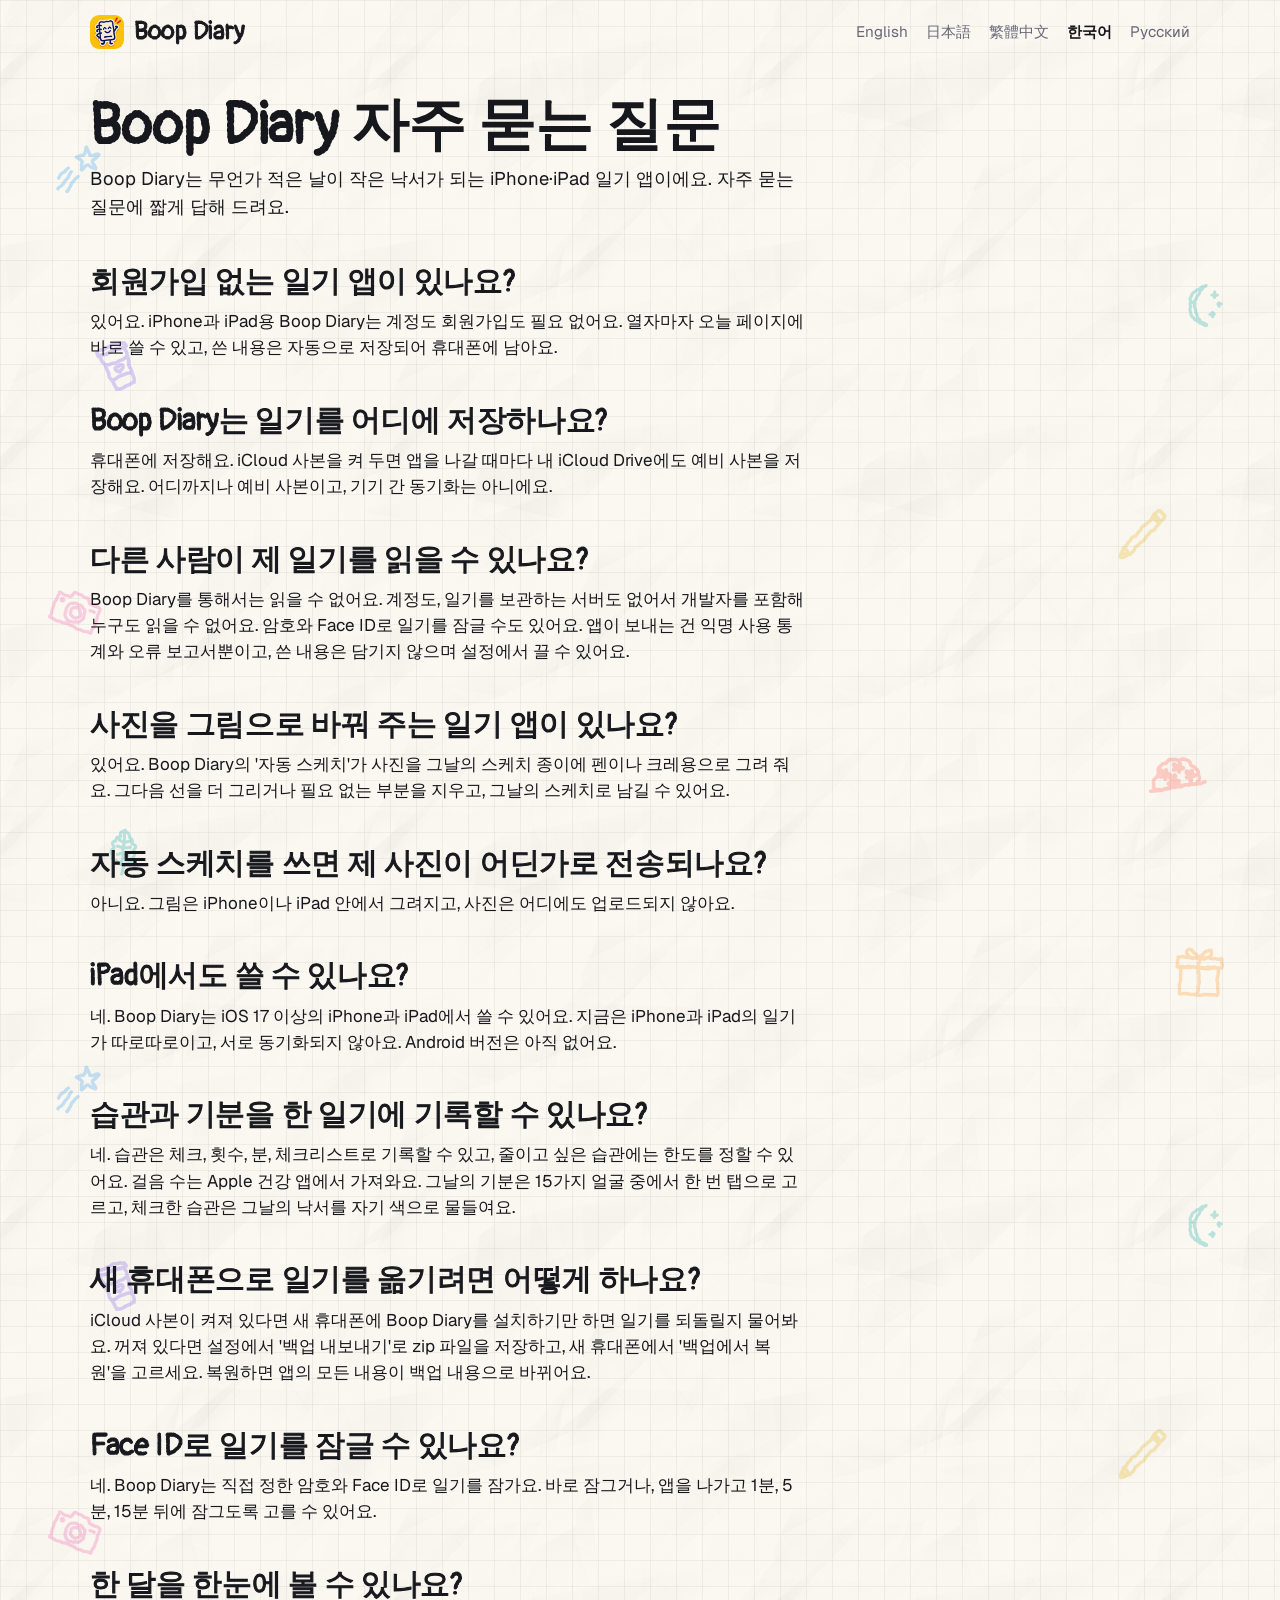
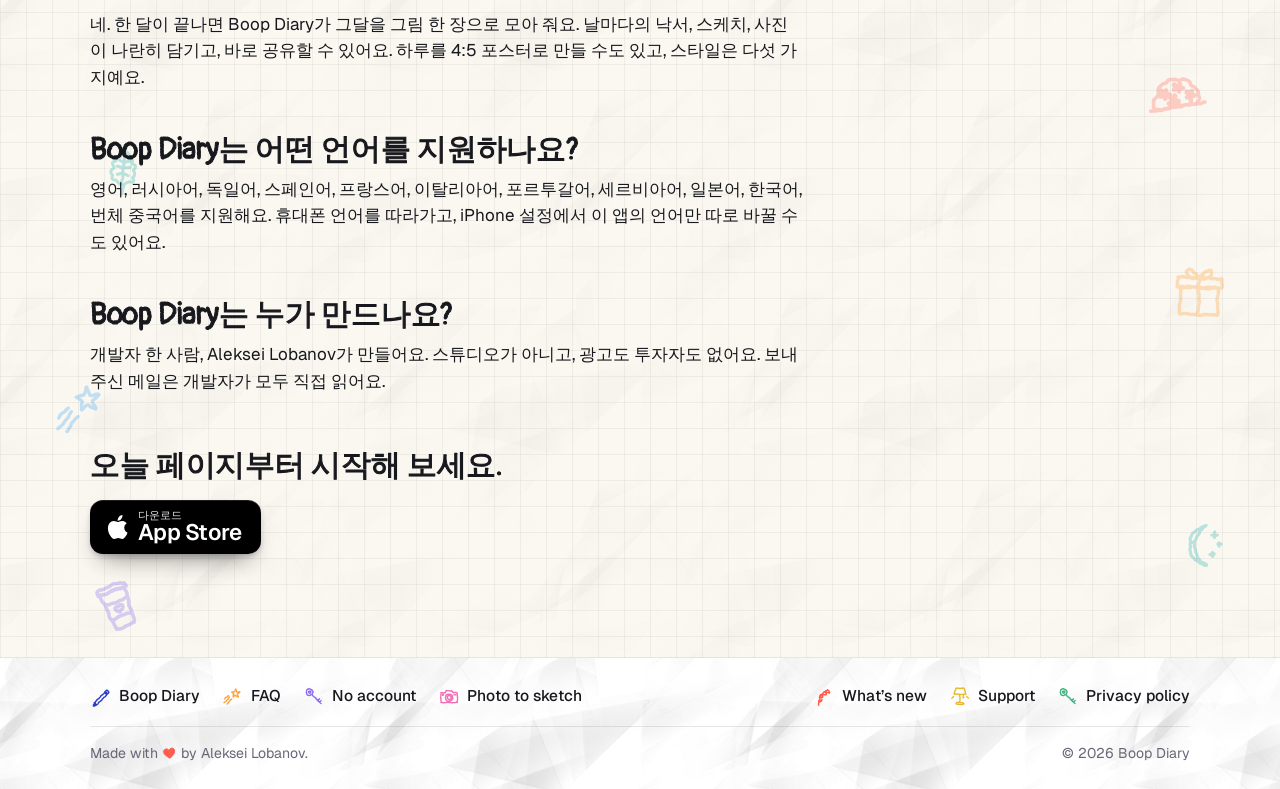
<file: ko/faq/index.html>
<!doctype html>
<html lang="ko">
<head>
<meta charset="utf-8">
<meta name="viewport" content="width=device-width, initial-scale=1">
<title>Boop Diary 자주 묻는 질문: 회원가입 없는 일기 앱, 사진을 스케치로, iPad</title>
<meta name="description" content="회원가입 없는 일기 앱이 있을까요? 사진을 그림으로 바꿀 수 있나요? iPad에서도 되나요? iPhone·iPad 일기 앱 Boop Diary에 대한 짧은 답변.">
<link rel="canonical" href="https://alobanov.github.io/getboop/ko/faq/">
<link rel="alternate" hreflang="en" href="https://alobanov.github.io/getboop/faq/">
<link rel="alternate" hreflang="ja" href="https://alobanov.github.io/getboop/ja/faq/">
<link rel="alternate" hreflang="zh-Hant" href="https://alobanov.github.io/getboop/zh-hant/faq/">
<link rel="alternate" hreflang="ko" href="https://alobanov.github.io/getboop/ko/faq/">
<link rel="alternate" hreflang="ru" href="https://alobanov.github.io/getboop/ru/faq/">
<link rel="alternate" hreflang="x-default" href="https://alobanov.github.io/getboop/faq/">
<meta property="og:type" content="website">
<meta property="og:site_name" content="Boop Diary">
<meta property="og:title" content="Boop Diary 자주 묻는 질문: 회원가입 없는 일기 앱, 사진을 스케치로, iPad">
<meta property="og:description" content="회원가입 없는 일기 앱이 있을까요? 사진을 그림으로 바꿀 수 있나요? iPad에서도 되나요? iPhone·iPad 일기 앱 Boop Diary에 대한 짧은 답변.">
<meta property="og:url" content="https://alobanov.github.io/getboop/ko/faq/">
<meta property="og:image" content="https://alobanov.github.io/getboop/img/icon-1200.jpg">
<meta property="og:locale" content="ko_KR">
<meta name="apple-itunes-app" content="app-id=6818434144">
<link rel="icon" href="../../favicon-64.png" type="image/png">
<link rel="apple-touch-icon" href="../../apple-touch-icon.png">
<link rel="preconnect" href="https://fonts.googleapis.com">
<link rel="preconnect" href="https://fonts.gstatic.com" crossorigin>
<link href="https://fonts.googleapis.com/css2?family=Geist:wght@400;500;600;700;800&family=Pangolin&display=swap" rel="stylesheet">
<link rel="stylesheet" href="../../style.css?v=202611032330">
<style>
.page .lead { font-size: 1.15rem; color: var(--text); }
.page .more { margin-top: 44px; color: var(--muted); }
.page ol.howto, .page ul.after { padding-left: 1.3em; margin: 0 0 14px; }
.page ol.howto li, .page ul.after li { margin: 0 0 10px; }
.page figure { margin: 28px 0 8px; }
.page figure img { display: block; height: auto; border-radius: 22px; box-shadow: 0 14px 30px -18px rgba(23, 24, 29, 0.45); }
.page figure.pair { display: grid; grid-template-columns: minmax(0, 1fr) minmax(0, 0.6fr); gap: 16px; align-items: end; }
.page figure.pair img { width: 100%; }
.page figure.pair figcaption { grid-column: 1 / -1; }
.page figure.single img { width: min(100%, 300px); }
.page figcaption { color: var(--muted); font-size: 0.95rem; margin-top: 4px; }
.page .cta { margin-top: 56px; }
.page .cta h2 { margin-top: 0; }
.page .cta .store { margin-top: 8px; color: #fff; }
.top nav { flex-wrap: wrap; justify-content: flex-end; gap: 6px 18px; }
.top .brand { white-space: nowrap; }
.langs a[aria-current] { color: var(--text); font-weight: 600; text-decoration: none; }
</style>
<script type="application/ld+json">
{
 "@context": "https://schema.org",
 "@type": "FAQPage",
 "inLanguage": "ko",
 "url": "https://alobanov.github.io/getboop/ko/faq/",
 "mainEntity": [
  {
   "@type": "Question",
   "name": "회원가입 없는 일기 앱이 있나요?",
   "acceptedAnswer": {
    "@type": "Answer",
    "text": "있어요. iPhone과 iPad용 Boop Diary는 계정도 회원가입도 필요 없어요. 열자마자 오늘 페이지에 바로 쓸 수 있고, 쓴 내용은 자동으로 저장되어 휴대폰에 남아요."
   }
  },
  {
   "@type": "Question",
   "name": "Boop Diary는 일기를 어디에 저장하나요?",
   "acceptedAnswer": {
    "@type": "Answer",
    "text": "휴대폰에 저장해요. iCloud 사본을 켜 두면 앱을 나갈 때마다 내 iCloud Drive에도 예비 사본을 저장해요. 어디까지나 예비 사본이고, 기기 간 동기화는 아니에요."
   }
  },
  {
   "@type": "Question",
   "name": "다른 사람이 제 일기를 읽을 수 있나요?",
   "acceptedAnswer": {
    "@type": "Answer",
    "text": "Boop Diary를 통해서는 읽을 수 없어요. 계정도, 일기를 보관하는 서버도 없어서 개발자를 포함해 누구도 읽을 수 없어요. 암호와 Face ID로 일기를 잠글 수도 있어요. 앱이 보내는 건 익명 사용 통계와 오류 보고서뿐이고, 쓴 내용은 담기지 않으며 설정에서 끌 수 있어요."
   }
  },
  {
   "@type": "Question",
   "name": "사진을 그림으로 바꿔 주는 일기 앱이 있나요?",
   "acceptedAnswer": {
    "@type": "Answer",
    "text": "있어요. Boop Diary의 '자동 스케치'가 사진을 그날의 스케치 종이에 펜이나 크레용으로 그려 줘요. 그다음 선을 더 그리거나 필요 없는 부분을 지우고, 그날의 스케치로 남길 수 있어요."
   }
  },
  {
   "@type": "Question",
   "name": "자동 스케치를 쓰면 제 사진이 어딘가로 전송되나요?",
   "acceptedAnswer": {
    "@type": "Answer",
    "text": "아니요. 그림은 iPhone이나 iPad 안에서 그려지고, 사진은 어디에도 업로드되지 않아요."
   }
  },
  {
   "@type": "Question",
   "name": "iPad에서도 쓸 수 있나요?",
   "acceptedAnswer": {
    "@type": "Answer",
    "text": "네. Boop Diary는 iOS 17 이상의 iPhone과 iPad에서 쓸 수 있어요. 지금은 iPhone과 iPad의 일기가 따로따로이고, 서로 동기화되지 않아요. Android 버전은 아직 없어요."
   }
  },
  {
   "@type": "Question",
   "name": "습관과 기분을 한 일기에 기록할 수 있나요?",
   "acceptedAnswer": {
    "@type": "Answer",
    "text": "네. 습관은 체크, 횟수, 분, 체크리스트로 기록할 수 있고, 줄이고 싶은 습관에는 한도를 정할 수 있어요. 걸음 수는 Apple 건강 앱에서 가져와요. 그날의 기분은 15가지 얼굴 중에서 한 번 탭으로 고르고, 체크한 습관은 그날의 낙서를 자기 색으로 물들여요."
   }
  },
  {
   "@type": "Question",
   "name": "새 휴대폰으로 일기를 옮기려면 어떻게 하나요?",
   "acceptedAnswer": {
    "@type": "Answer",
    "text": "iCloud 사본이 켜져 있다면 새 휴대폰에 Boop Diary를 설치하기만 하면 일기를 되돌릴지 물어봐요. 꺼져 있다면 설정에서 '백업 내보내기'로 zip 파일을 저장하고, 새 휴대폰에서 '백업에서 복원'을 고르세요. 복원하면 앱의 모든 내용이 백업 내용으로 바뀌어요."
   }
  },
  {
   "@type": "Question",
   "name": "Face ID로 일기를 잠글 수 있나요?",
   "acceptedAnswer": {
    "@type": "Answer",
    "text": "네. Boop Diary는 직접 정한 암호와 Face ID로 일기를 잠가요. 바로 잠그거나, 앱을 나가고 1분, 5분, 15분 뒤에 잠그도록 고를 수 있어요."
   }
  },
  {
   "@type": "Question",
   "name": "한 달을 한눈에 볼 수 있나요?",
   "acceptedAnswer": {
    "@type": "Answer",
    "text": "네. 한 달이 끝나면 Boop Diary가 그달을 그림 한 장으로 모아 줘요. 날마다의 낙서, 스케치, 사진이 나란히 담기고, 바로 공유할 수 있어요. 하루를 4:5 포스터로 만들 수도 있고, 스타일은 다섯 가지예요."
   }
  },
  {
   "@type": "Question",
   "name": "Boop Diary는 어떤 언어를 지원하나요?",
   "acceptedAnswer": {
    "@type": "Answer",
    "text": "영어, 러시아어, 독일어, 스페인어, 프랑스어, 이탈리아어, 포르투갈어, 세르비아어, 일본어, 한국어, 번체 중국어를 지원해요. 휴대폰 언어를 따라가고, iPhone 설정에서 이 앱의 언어만 따로 바꿀 수도 있어요."
   }
  },
  {
   "@type": "Question",
   "name": "Boop Diary는 누가 만드나요?",
   "acceptedAnswer": {
    "@type": "Answer",
    "text": "개발자 한 사람, Aleksei Lobanov가 만들어요. 스튜디오가 아니고, 광고도 투자자도 없어요. 보내 주신 메일은 개발자가 모두 직접 읽어요."
   }
  }
 ]
}
</script>
</head>
<body>
<div class="wrap">
<header class="top">
<a class="brand" href="../../"><img class="mark" src="../../img/icon.webp" width="34" height="34" alt="">Boop Diary</a>
<nav class="langs" aria-label="Language"><a href="../../faq/" hreflang="en" lang="en">English</a><a href="../../ja/faq/" hreflang="ja" lang="ja">日本語</a><a href="../../zh-hant/faq/" hreflang="zh-Hant" lang="zh-Hant">繁體中文</a><a href="../../ko/faq/" hreflang="ko" lang="ko" aria-current="page">한국어</a><a href="../../ru/faq/" hreflang="ru" lang="ru">Русский</a></nav>
</header>
<main>
<article class="page">
<h1>Boop Diary 자주 묻는 질문</h1>
<p class="lead">Boop Diary는 무언가 적은 날이 작은 낙서가 되는 iPhone·iPad 일기 앱이에요. 자주 묻는 질문에 짧게 답해 드려요.</p>
<h2>회원가입 없는 일기 앱이 있나요?</h2>
<p>있어요. iPhone과 iPad용 Boop Diary는 계정도 회원가입도 필요 없어요. 열자마자 오늘 페이지에 바로 쓸 수 있고, 쓴 내용은 자동으로 저장되어 휴대폰에 남아요.</p>
<h2>Boop Diary는 일기를 어디에 저장하나요?</h2>
<p>휴대폰에 저장해요. iCloud 사본을 켜 두면 앱을 나갈 때마다 내 iCloud Drive에도 예비 사본을 저장해요. 어디까지나 예비 사본이고, 기기 간 동기화는 아니에요.</p>
<h2>다른 사람이 제 일기를 읽을 수 있나요?</h2>
<p>Boop Diary를 통해서는 읽을 수 없어요. 계정도, 일기를 보관하는 서버도 없어서 개발자를 포함해 누구도 읽을 수 없어요. 암호와 Face ID로 일기를 잠글 수도 있어요. 앱이 보내는 건 익명 사용 통계와 오류 보고서뿐이고, 쓴 내용은 담기지 않으며 설정에서 끌 수 있어요.</p>
<h2>사진을 그림으로 바꿔 주는 일기 앱이 있나요?</h2>
<p>있어요. Boop Diary의 '자동 스케치'가 사진을 그날의 스케치 종이에 펜이나 크레용으로 그려 줘요. 그다음 선을 더 그리거나 필요 없는 부분을 지우고, 그날의 스케치로 남길 수 있어요.</p>
<h2>자동 스케치를 쓰면 제 사진이 어딘가로 전송되나요?</h2>
<p>아니요. 그림은 iPhone이나 iPad 안에서 그려지고, 사진은 어디에도 업로드되지 않아요.</p>
<h2>iPad에서도 쓸 수 있나요?</h2>
<p>네. Boop Diary는 iOS 17 이상의 iPhone과 iPad에서 쓸 수 있어요. 지금은 iPhone과 iPad의 일기가 따로따로이고, 서로 동기화되지 않아요. Android 버전은 아직 없어요.</p>
<h2>습관과 기분을 한 일기에 기록할 수 있나요?</h2>
<p>네. 습관은 체크, 횟수, 분, 체크리스트로 기록할 수 있고, 줄이고 싶은 습관에는 한도를 정할 수 있어요. 걸음 수는 Apple 건강 앱에서 가져와요. 그날의 기분은 15가지 얼굴 중에서 한 번 탭으로 고르고, 체크한 습관은 그날의 낙서를 자기 색으로 물들여요.</p>
<h2>새 휴대폰으로 일기를 옮기려면 어떻게 하나요?</h2>
<p>iCloud 사본이 켜져 있다면 새 휴대폰에 Boop Diary를 설치하기만 하면 일기를 되돌릴지 물어봐요. 꺼져 있다면 설정에서 '백업 내보내기'로 zip 파일을 저장하고, 새 휴대폰에서 '백업에서 복원'을 고르세요. 복원하면 앱의 모든 내용이 백업 내용으로 바뀌어요.</p>
<h2>Face ID로 일기를 잠글 수 있나요?</h2>
<p>네. Boop Diary는 직접 정한 암호와 Face ID로 일기를 잠가요. 바로 잠그거나, 앱을 나가고 1분, 5분, 15분 뒤에 잠그도록 고를 수 있어요.</p>
<h2>한 달을 한눈에 볼 수 있나요?</h2>
<p>네. 한 달이 끝나면 Boop Diary가 그달을 그림 한 장으로 모아 줘요. 날마다의 낙서, 스케치, 사진이 나란히 담기고, 바로 공유할 수 있어요. 하루를 4:5 포스터로 만들 수도 있고, 스타일은 다섯 가지예요.</p>
<h2>Boop Diary는 어떤 언어를 지원하나요?</h2>
<p>영어, 러시아어, 독일어, 스페인어, 프랑스어, 이탈리아어, 포르투갈어, 세르비아어, 일본어, 한국어, 번체 중국어를 지원해요. 휴대폰 언어를 따라가고, iPhone 설정에서 이 앱의 언어만 따로 바꿀 수도 있어요.</p>
<h2>Boop Diary는 누가 만드나요?</h2>
<p>개발자 한 사람, Aleksei Lobanov가 만들어요. 스튜디오가 아니고, 광고도 투자자도 없어요. 보내 주신 메일은 개발자가 모두 직접 읽어요.</p>
<section class="cta"><h2>오늘 페이지부터 시작해 보세요.</h2><a class="store" href="https://apps.apple.com/app/apple-store/id6818434144?pt=129545407&ct=getboop_faq_ko&mt=8" aria-label="App Store에서 Boop Diary 다운로드"><svg viewBox="0 0 17 20" aria-hidden="true"><path fill="currentColor" d="M14.07 10.63c-.02-2.33 1.9-3.45 1.99-3.51-1.08-1.58-2.77-1.8-3.37-1.82-1.43-.15-2.8.84-3.53.84-.73 0-1.85-.82-3.05-.8-1.57.03-3.02.92-3.83 2.33-1.63 2.83-.42 7.02 1.17 9.32.78 1.12 1.71 2.38 2.93 2.34 1.18-.05 1.62-.76 3.05-.76 1.42 0 1.82.76 3.06.74 1.27-.03 2.07-1.14 2.84-2.27.9-1.31 1.27-2.58 1.29-2.64-.03-.01-2.47-.95-2.49-3.77zM11.77 3.79c.65-.79 1.09-1.88.97-2.97-.94.04-2.07.62-2.74 1.41-.6.7-1.13 1.81-.99 2.88 1.05.08 2.11-.53 2.76-1.32z"/></svg><span class="store-text"><small>다운로드</small><b>App Store</b></span></a></section>
</article>
</main>
<footer class="foot">
<div class="foot-main">
<nav class="foot-col" aria-label="Boop Diary"><a href="../../"><svg viewBox="0 0 40 40" style="stroke:#2B3AC9" aria-hidden="true"><use href="../../img/doodles.svg#pencil"/></svg>Boop Diary</a><a href="../../faq/"><svg viewBox="0 0 40 40" style="stroke:#FFA23A" aria-hidden="true"><use href="../../img/doodles.svg#star"/></svg>FAQ</a><a href="../../private-diary-no-account/"><svg viewBox="0 0 40 40" style="stroke:#8B6CF0" aria-hidden="true"><use href="../../img/doodles.svg#key"/></svg>No account</a><a href="../../photo-to-sketch-diary/"><svg viewBox="0 0 40 40" style="stroke:#F06FB3" aria-hidden="true"><use href="../../img/doodles.svg#camera"/></svg>Photo to sketch</a></nav>
<nav class="foot-col" aria-label="Help"><a href="../../changelog/"><svg viewBox="0 0 40 40" style="stroke:#FF5E4D" aria-hidden="true"><use href="../../img/doodles.svg#bells"/></svg>What&#8217;s new</a><a href="../../support/"><svg viewBox="0 0 40 40" style="stroke:#E7B92F" aria-hidden="true"><use href="../../img/doodles.svg#lamp"/></svg>Support</a><a href="../../privacy/"><svg viewBox="0 0 40 40" style="stroke:#3FB27F" aria-hidden="true"><use href="../../img/doodles.svg#key"/></svg>Privacy policy</a></nav>
</div>
<div class="foot-line"><span>Made with <svg class="heart" viewBox="0 0 24 22" role="img" aria-label="love"><path d="M12 19.5C6.5 15.6 3 12.4 3 8.3 3 5.6 5 3.6 7.5 3.6c1.9 0 3.4 1.1 4.5 2.9 1.1-1.8 2.6-2.9 4.5-2.9 2.5 0 4.5 2 4.5 4.7 0 4.1-3.5 7.3-9 11.2z"/></svg> by Aleksei Lobanov.</span><span>&#169; 2026 Boop Diary</span></div>
</footer>
</div>
</body>
</html>
</file>
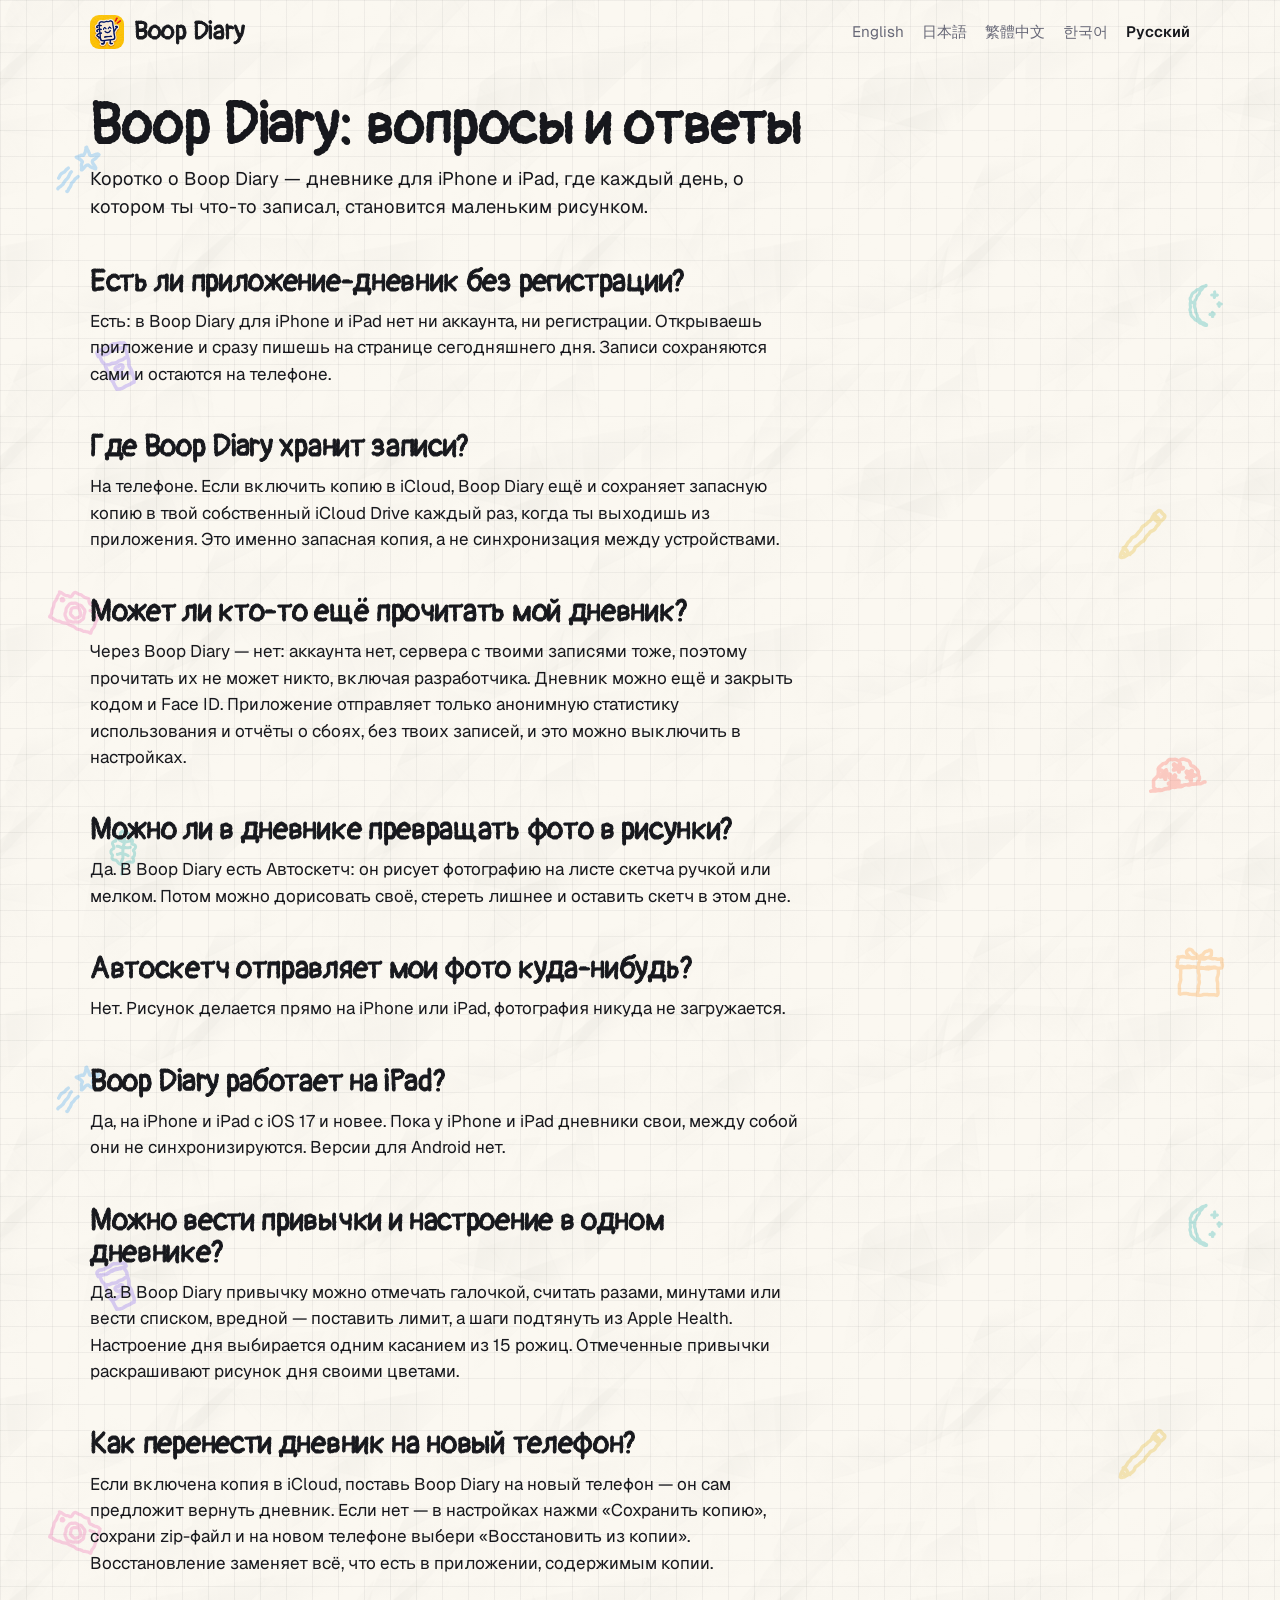
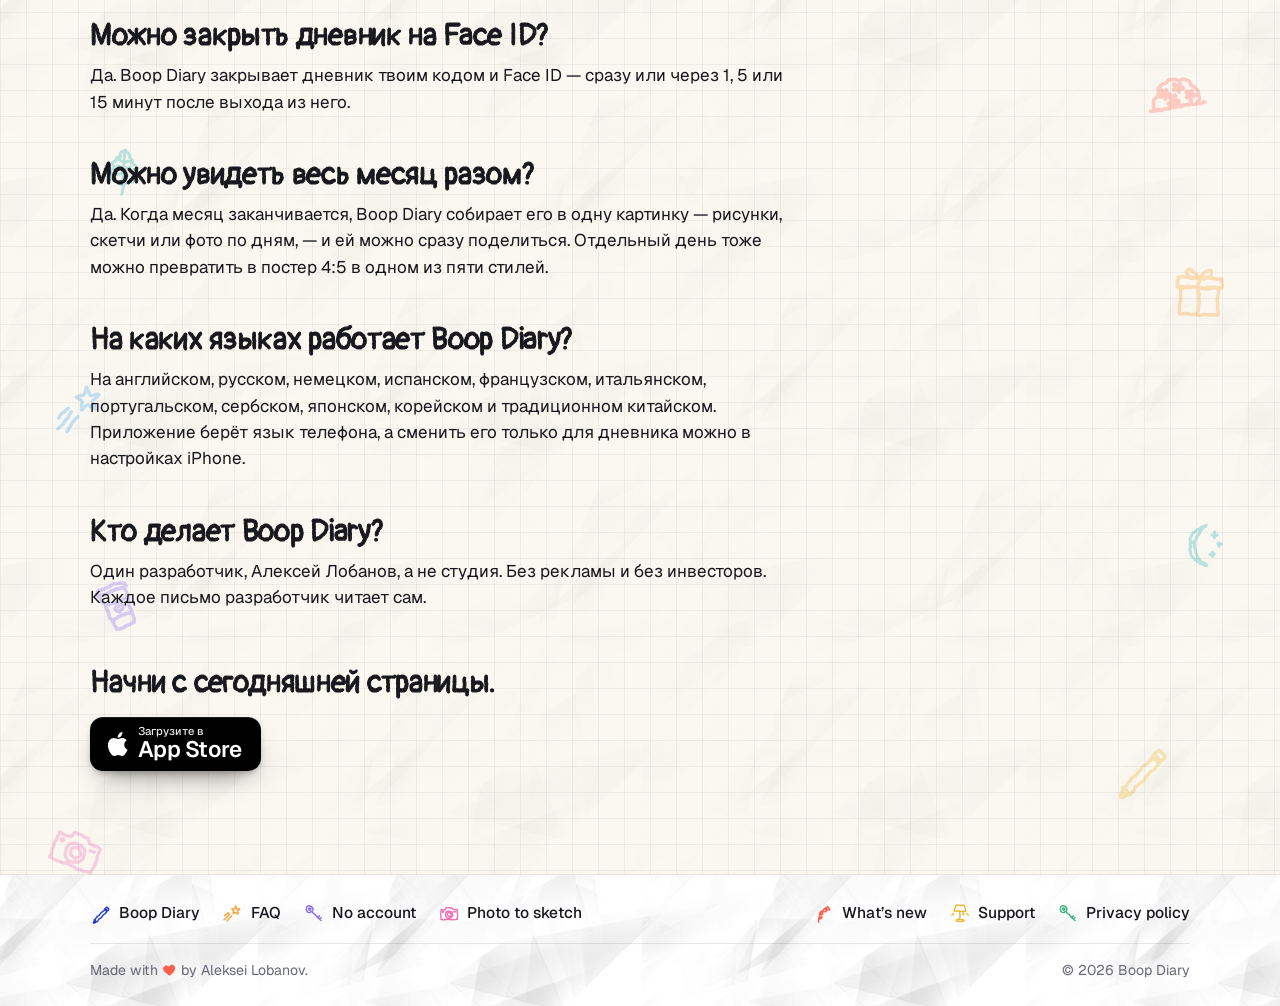
<file: ru/faq/index.html>
<!doctype html>
<html lang="ru">
<head>
<meta charset="utf-8">
<meta name="viewport" content="width=device-width, initial-scale=1">
<title>Boop Diary: вопросы и ответы. Дневник без регистрации, скетчи из фото, iPad</title>
<meta name="description" content="Есть ли дневник без регистрации? Можно ли превращать фото в рисунки? Работает ли на iPad? Короткие ответы про Boop Diary — дневник для iPhone и iPad.">
<link rel="canonical" href="https://alobanov.github.io/getboop/ru/faq/">
<link rel="alternate" hreflang="en" href="https://alobanov.github.io/getboop/faq/">
<link rel="alternate" hreflang="ja" href="https://alobanov.github.io/getboop/ja/faq/">
<link rel="alternate" hreflang="zh-Hant" href="https://alobanov.github.io/getboop/zh-hant/faq/">
<link rel="alternate" hreflang="ko" href="https://alobanov.github.io/getboop/ko/faq/">
<link rel="alternate" hreflang="ru" href="https://alobanov.github.io/getboop/ru/faq/">
<link rel="alternate" hreflang="x-default" href="https://alobanov.github.io/getboop/faq/">
<meta property="og:type" content="website">
<meta property="og:site_name" content="Boop Diary">
<meta property="og:title" content="Boop Diary: вопросы и ответы. Дневник без регистрации, скетчи из фото, iPad">
<meta property="og:description" content="Есть ли дневник без регистрации? Можно ли превращать фото в рисунки? Работает ли на iPad? Короткие ответы про Boop Diary — дневник для iPhone и iPad.">
<meta property="og:url" content="https://alobanov.github.io/getboop/ru/faq/">
<meta property="og:image" content="https://alobanov.github.io/getboop/img/icon-1200.jpg">
<meta property="og:locale" content="ru_RU">
<meta name="apple-itunes-app" content="app-id=6818434144">
<link rel="icon" href="../../favicon-64.png" type="image/png">
<link rel="apple-touch-icon" href="../../apple-touch-icon.png">
<link rel="preconnect" href="https://fonts.googleapis.com">
<link rel="preconnect" href="https://fonts.gstatic.com" crossorigin>
<link href="https://fonts.googleapis.com/css2?family=Geist:wght@400;500;600;700;800&family=Pangolin&display=swap" rel="stylesheet">
<link rel="stylesheet" href="../../style.css?v=202611032330">
<style>
.page .lead { font-size: 1.15rem; color: var(--text); }
.page .more { margin-top: 44px; color: var(--muted); }
.page ol.howto, .page ul.after { padding-left: 1.3em; margin: 0 0 14px; }
.page ol.howto li, .page ul.after li { margin: 0 0 10px; }
.page figure { margin: 28px 0 8px; }
.page figure img { display: block; height: auto; border-radius: 22px; box-shadow: 0 14px 30px -18px rgba(23, 24, 29, 0.45); }
.page figure.pair { display: grid; grid-template-columns: minmax(0, 1fr) minmax(0, 0.6fr); gap: 16px; align-items: end; }
.page figure.pair img { width: 100%; }
.page figure.pair figcaption { grid-column: 1 / -1; }
.page figure.single img { width: min(100%, 300px); }
.page figcaption { color: var(--muted); font-size: 0.95rem; margin-top: 4px; }
.page .cta { margin-top: 56px; }
.page .cta h2 { margin-top: 0; }
.page .cta .store { margin-top: 8px; color: #fff; }
.top nav { flex-wrap: wrap; justify-content: flex-end; gap: 6px 18px; }
.top .brand { white-space: nowrap; }
.langs a[aria-current] { color: var(--text); font-weight: 600; text-decoration: none; }
</style>
<script type="application/ld+json">
{
 "@context": "https://schema.org",
 "@type": "FAQPage",
 "inLanguage": "ru",
 "url": "https://alobanov.github.io/getboop/ru/faq/",
 "mainEntity": [
  {
   "@type": "Question",
   "name": "Есть ли приложение-дневник без регистрации?",
   "acceptedAnswer": {
    "@type": "Answer",
    "text": "Есть: в Boop Diary для iPhone и iPad нет ни аккаунта, ни регистрации. Открываешь приложение и сразу пишешь на странице сегодняшнего дня. Записи сохраняются сами и остаются на телефоне."
   }
  },
  {
   "@type": "Question",
   "name": "Где Boop Diary хранит записи?",
   "acceptedAnswer": {
    "@type": "Answer",
    "text": "На телефоне. Если включить копию в iCloud, Boop Diary ещё и сохраняет запасную копию в твой собственный iCloud Drive каждый раз, когда ты выходишь из приложения. Это именно запасная копия, а не синхронизация между устройствами."
   }
  },
  {
   "@type": "Question",
   "name": "Может ли кто-то ещё прочитать мой дневник?",
   "acceptedAnswer": {
    "@type": "Answer",
    "text": "Через Boop Diary — нет: аккаунта нет, сервера с твоими записями тоже, поэтому прочитать их не может никто, включая разработчика. Дневник можно ещё и закрыть кодом и Face ID. Приложение отправляет только анонимную статистику использования и отчёты о сбоях, без твоих записей, и это можно выключить в настройках."
   }
  },
  {
   "@type": "Question",
   "name": "Можно ли в дневнике превращать фото в рисунки?",
   "acceptedAnswer": {
    "@type": "Answer",
    "text": "Да. В Boop Diary есть Автоскетч: он рисует фотографию на листе скетча ручкой или мелком. Потом можно дорисовать своё, стереть лишнее и оставить скетч в этом дне."
   }
  },
  {
   "@type": "Question",
   "name": "Автоскетч отправляет мои фото куда-нибудь?",
   "acceptedAnswer": {
    "@type": "Answer",
    "text": "Нет. Рисунок делается прямо на iPhone или iPad, фотография никуда не загружается."
   }
  },
  {
   "@type": "Question",
   "name": "Boop Diary работает на iPad?",
   "acceptedAnswer": {
    "@type": "Answer",
    "text": "Да, на iPhone и iPad с iOS 17 и новее. Пока у iPhone и iPad дневники свои, между собой они не синхронизируются. Версии для Android нет."
   }
  },
  {
   "@type": "Question",
   "name": "Можно вести привычки и настроение в одном дневнике?",
   "acceptedAnswer": {
    "@type": "Answer",
    "text": "Да. В Boop Diary привычку можно отмечать галочкой, считать разами, минутами или вести списком, вредной — поставить лимит, а шаги подтянуть из Apple Health. Настроение дня выбирается одним касанием из 15 рожиц. Отмеченные привычки раскрашивают рисунок дня своими цветами."
   }
  },
  {
   "@type": "Question",
   "name": "Как перенести дневник на новый телефон?",
   "acceptedAnswer": {
    "@type": "Answer",
    "text": "Если включена копия в iCloud, поставь Boop Diary на новый телефон — он сам предложит вернуть дневник. Если нет — в настройках нажми «Сохранить копию», сохрани zip-файл и на новом телефоне выбери «Восстановить из копии». Восстановление заменяет всё, что есть в приложении, содержимым копии."
   }
  },
  {
   "@type": "Question",
   "name": "Можно закрыть дневник на Face ID?",
   "acceptedAnswer": {
    "@type": "Answer",
    "text": "Да. Boop Diary закрывает дневник твоим кодом и Face ID — сразу или через 1, 5 или 15 минут после выхода из него."
   }
  },
  {
   "@type": "Question",
   "name": "Можно увидеть весь месяц разом?",
   "acceptedAnswer": {
    "@type": "Answer",
    "text": "Да. Когда месяц заканчивается, Boop Diary собирает его в одну картинку — рисунки, скетчи или фото по дням, — и ей можно сразу поделиться. Отдельный день тоже можно превратить в постер 4:5 в одном из пяти стилей."
   }
  },
  {
   "@type": "Question",
   "name": "На каких языках работает Boop Diary?",
   "acceptedAnswer": {
    "@type": "Answer",
    "text": "На английском, русском, немецком, испанском, французском, итальянском, португальском, сербском, японском, корейском и традиционном китайском. Приложение берёт язык телефона, а сменить его только для дневника можно в настройках iPhone."
   }
  },
  {
   "@type": "Question",
   "name": "Кто делает Boop Diary?",
   "acceptedAnswer": {
    "@type": "Answer",
    "text": "Один разработчик, Алексей Лобанов, а не студия. Без рекламы и без инвесторов. Каждое письмо разработчик читает сам."
   }
  }
 ]
}
</script>
</head>
<body>
<div class="wrap">
<header class="top">
<a class="brand" href="../../"><img class="mark" src="../../img/icon.webp" width="34" height="34" alt="">Boop Diary</a>
<nav class="langs" aria-label="Language"><a href="../../faq/" hreflang="en" lang="en">English</a><a href="../../ja/faq/" hreflang="ja" lang="ja">日本語</a><a href="../../zh-hant/faq/" hreflang="zh-Hant" lang="zh-Hant">繁體中文</a><a href="../../ko/faq/" hreflang="ko" lang="ko">한국어</a><a href="../../ru/faq/" hreflang="ru" lang="ru" aria-current="page">Русский</a></nav>
</header>
<main>
<article class="page">
<h1>Boop Diary: вопросы и ответы</h1>
<p class="lead">Коротко о Boop Diary — дневнике для iPhone и iPad, где каждый день, о котором ты что-то записал, становится маленьким рисунком.</p>
<h2>Есть ли приложение-дневник без регистрации?</h2>
<p>Есть: в Boop Diary для iPhone и iPad нет ни аккаунта, ни регистрации. Открываешь приложение и сразу пишешь на странице сегодняшнего дня. Записи сохраняются сами и остаются на телефоне.</p>
<h2>Где Boop Diary хранит записи?</h2>
<p>На телефоне. Если включить копию в iCloud, Boop Diary ещё и сохраняет запасную копию в твой собственный iCloud Drive каждый раз, когда ты выходишь из приложения. Это именно запасная копия, а не синхронизация между устройствами.</p>
<h2>Может ли кто-то ещё прочитать мой дневник?</h2>
<p>Через Boop Diary — нет: аккаунта нет, сервера с твоими записями тоже, поэтому прочитать их не может никто, включая разработчика. Дневник можно ещё и закрыть кодом и Face ID. Приложение отправляет только анонимную статистику использования и отчёты о сбоях, без твоих записей, и это можно выключить в настройках.</p>
<h2>Можно ли в дневнике превращать фото в рисунки?</h2>
<p>Да. В Boop Diary есть Автоскетч: он рисует фотографию на листе скетча ручкой или мелком. Потом можно дорисовать своё, стереть лишнее и оставить скетч в этом дне.</p>
<h2>Автоскетч отправляет мои фото куда-нибудь?</h2>
<p>Нет. Рисунок делается прямо на iPhone или iPad, фотография никуда не загружается.</p>
<h2>Boop Diary работает на iPad?</h2>
<p>Да, на iPhone и iPad с iOS 17 и новее. Пока у iPhone и iPad дневники свои, между собой они не синхронизируются. Версии для Android нет.</p>
<h2>Можно вести привычки и настроение в одном дневнике?</h2>
<p>Да. В Boop Diary привычку можно отмечать галочкой, считать разами, минутами или вести списком, вредной — поставить лимит, а шаги подтянуть из Apple Health. Настроение дня выбирается одним касанием из 15 рожиц. Отмеченные привычки раскрашивают рисунок дня своими цветами.</p>
<h2>Как перенести дневник на новый телефон?</h2>
<p>Если включена копия в iCloud, поставь Boop Diary на новый телефон — он сам предложит вернуть дневник. Если нет — в настройках нажми «Сохранить копию», сохрани zip-файл и на новом телефоне выбери «Восстановить из копии». Восстановление заменяет всё, что есть в приложении, содержимым копии.</p>
<h2>Можно закрыть дневник на Face ID?</h2>
<p>Да. Boop Diary закрывает дневник твоим кодом и Face ID — сразу или через 1, 5 или 15 минут после выхода из него.</p>
<h2>Можно увидеть весь месяц разом?</h2>
<p>Да. Когда месяц заканчивается, Boop Diary собирает его в одну картинку — рисунки, скетчи или фото по дням, — и ей можно сразу поделиться. Отдельный день тоже можно превратить в постер 4:5 в одном из пяти стилей.</p>
<h2>На каких языках работает Boop Diary?</h2>
<p>На английском, русском, немецком, испанском, французском, итальянском, португальском, сербском, японском, корейском и традиционном китайском. Приложение берёт язык телефона, а сменить его только для дневника можно в настройках iPhone.</p>
<h2>Кто делает Boop Diary?</h2>
<p>Один разработчик, Алексей Лобанов, а не студия. Без рекламы и без инвесторов. Каждое письмо разработчик читает сам.</p>
<section class="cta"><h2>Начни с сегодняшней страницы.</h2><a class="store" href="https://apps.apple.com/app/apple-store/id6818434144?pt=129545407&ct=getboop_faq_ru&mt=8" aria-label="Загрузить Boop Diary в App Store"><svg viewBox="0 0 17 20" aria-hidden="true"><path fill="currentColor" d="M14.07 10.63c-.02-2.33 1.9-3.45 1.99-3.51-1.08-1.58-2.77-1.8-3.37-1.82-1.43-.15-2.8.84-3.53.84-.73 0-1.85-.82-3.05-.8-1.57.03-3.02.92-3.83 2.33-1.63 2.83-.42 7.02 1.17 9.32.78 1.12 1.71 2.38 2.93 2.34 1.18-.05 1.62-.76 3.05-.76 1.42 0 1.82.76 3.06.74 1.27-.03 2.07-1.14 2.84-2.27.9-1.31 1.27-2.58 1.29-2.64-.03-.01-2.47-.95-2.49-3.77zM11.77 3.79c.65-.79 1.09-1.88.97-2.97-.94.04-2.07.62-2.74 1.41-.6.7-1.13 1.81-.99 2.88 1.05.08 2.11-.53 2.76-1.32z"/></svg><span class="store-text"><small>Загрузите в</small><b>App Store</b></span></a></section>
</article>
</main>
<footer class="foot">
<div class="foot-main">
<nav class="foot-col" aria-label="Boop Diary"><a href="../../"><svg viewBox="0 0 40 40" style="stroke:#2B3AC9" aria-hidden="true"><use href="../../img/doodles.svg#pencil"/></svg>Boop Diary</a><a href="../../faq/"><svg viewBox="0 0 40 40" style="stroke:#FFA23A" aria-hidden="true"><use href="../../img/doodles.svg#star"/></svg>FAQ</a><a href="../../private-diary-no-account/"><svg viewBox="0 0 40 40" style="stroke:#8B6CF0" aria-hidden="true"><use href="../../img/doodles.svg#key"/></svg>No account</a><a href="../../photo-to-sketch-diary/"><svg viewBox="0 0 40 40" style="stroke:#F06FB3" aria-hidden="true"><use href="../../img/doodles.svg#camera"/></svg>Photo to sketch</a></nav>
<nav class="foot-col" aria-label="Help"><a href="../../changelog/"><svg viewBox="0 0 40 40" style="stroke:#FF5E4D" aria-hidden="true"><use href="../../img/doodles.svg#bells"/></svg>What&#8217;s new</a><a href="../../support/"><svg viewBox="0 0 40 40" style="stroke:#E7B92F" aria-hidden="true"><use href="../../img/doodles.svg#lamp"/></svg>Support</a><a href="../../privacy/"><svg viewBox="0 0 40 40" style="stroke:#3FB27F" aria-hidden="true"><use href="../../img/doodles.svg#key"/></svg>Privacy policy</a></nav>
</div>
<div class="foot-line"><span>Made with <svg class="heart" viewBox="0 0 24 22" role="img" aria-label="love"><path d="M12 19.5C6.5 15.6 3 12.4 3 8.3 3 5.6 5 3.6 7.5 3.6c1.9 0 3.4 1.1 4.5 2.9 1.1-1.8 2.6-2.9 4.5-2.9 2.5 0 4.5 2 4.5 4.7 0 4.1-3.5 7.3-9 11.2z"/></svg> by Aleksei Lobanov.</span><span>&#169; 2026 Boop Diary</span></div>
</footer>
</div>
</body>
</html>
</file>
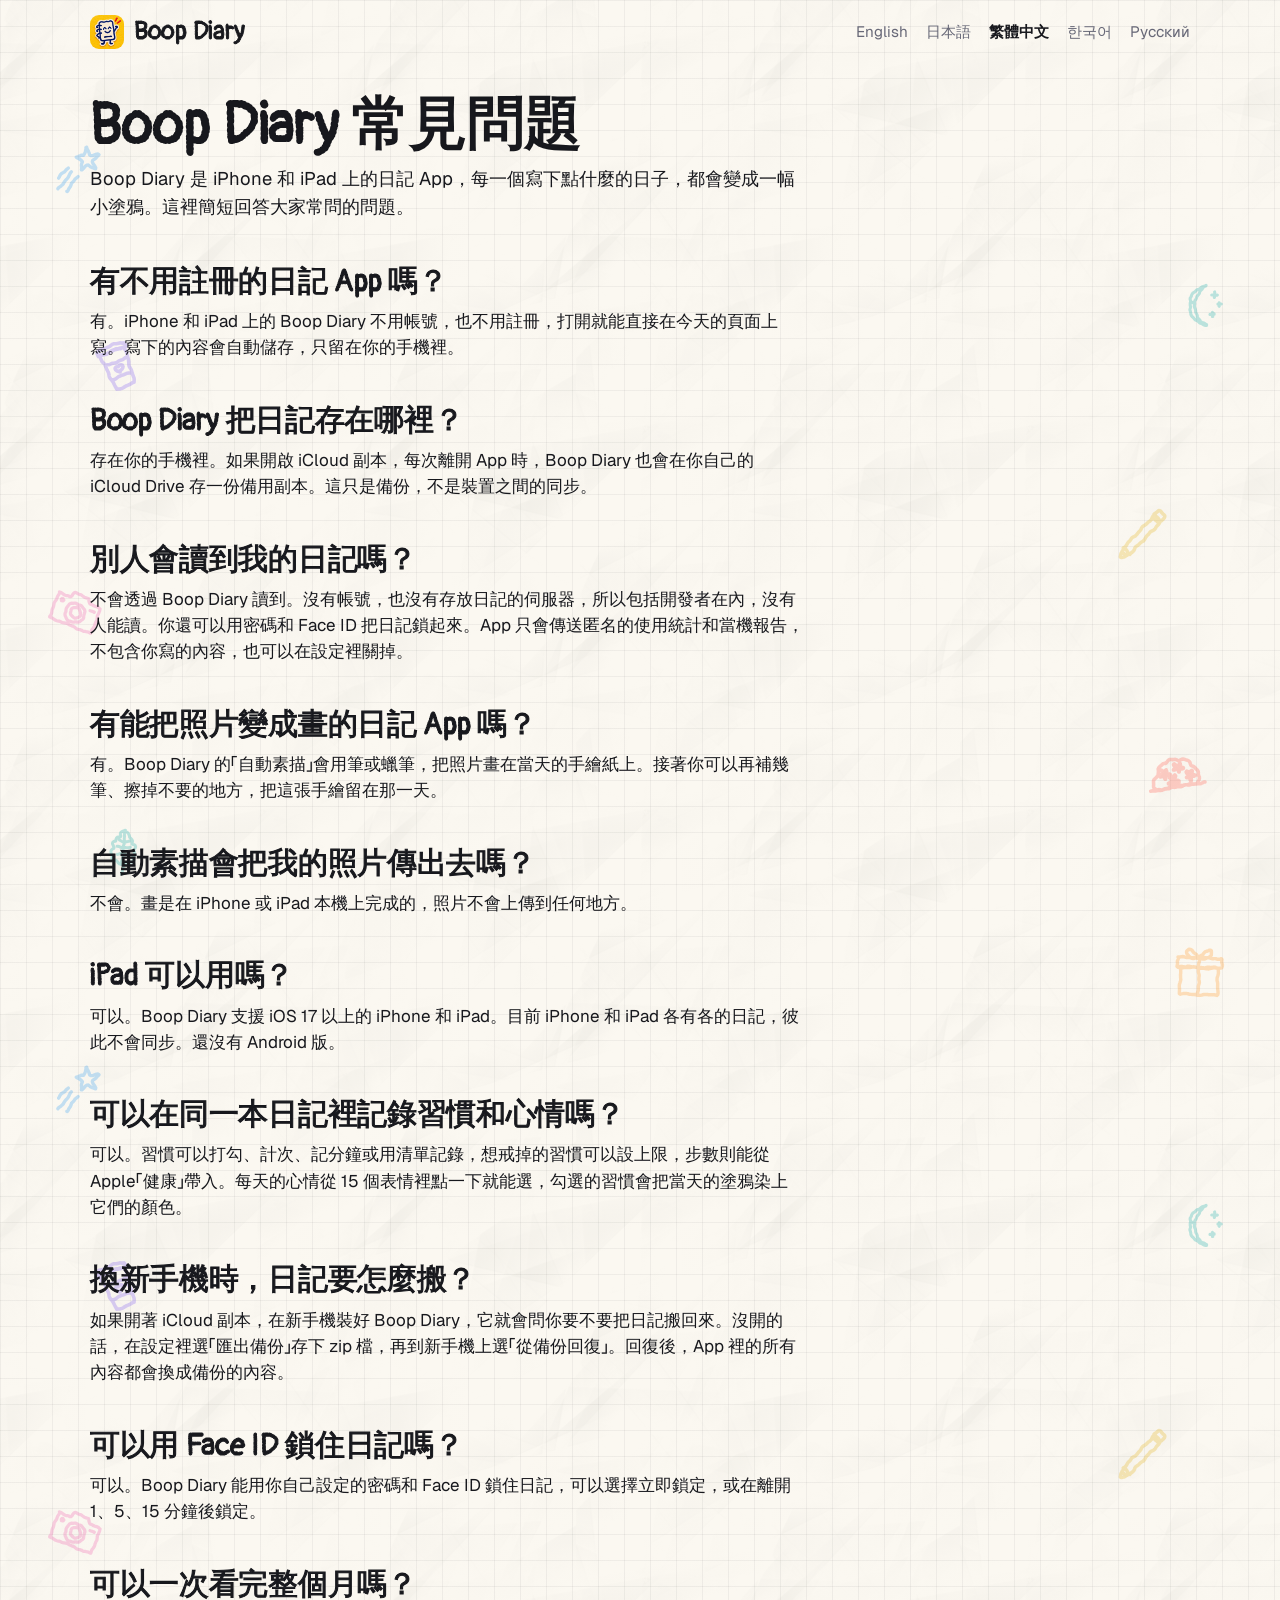
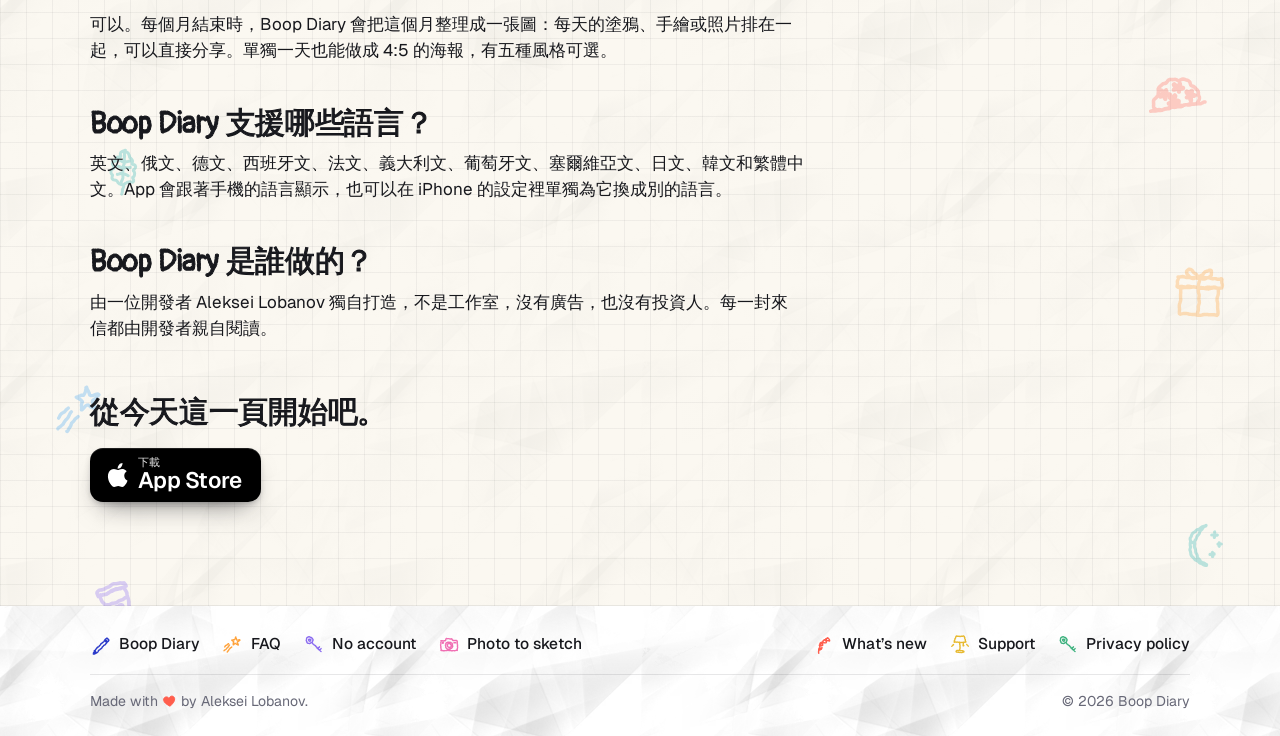
<file: zh-hant/faq/index.html>
<!doctype html>
<html lang="zh-Hant">
<head>
<meta charset="utf-8">
<meta name="viewport" content="width=device-width, initial-scale=1">
<title>Boop Diary 常見問題：不用註冊的日記 App、照片變素描、iPad</title>
<meta name="description" content="有不用註冊的日記 App 嗎？能把照片變成畫嗎？iPad 能用嗎？關於 iPhone 和 iPad 日記 App Boop Diary 的簡短解答。">
<link rel="canonical" href="https://alobanov.github.io/getboop/zh-hant/faq/">
<link rel="alternate" hreflang="en" href="https://alobanov.github.io/getboop/faq/">
<link rel="alternate" hreflang="ja" href="https://alobanov.github.io/getboop/ja/faq/">
<link rel="alternate" hreflang="zh-Hant" href="https://alobanov.github.io/getboop/zh-hant/faq/">
<link rel="alternate" hreflang="ko" href="https://alobanov.github.io/getboop/ko/faq/">
<link rel="alternate" hreflang="ru" href="https://alobanov.github.io/getboop/ru/faq/">
<link rel="alternate" hreflang="x-default" href="https://alobanov.github.io/getboop/faq/">
<meta property="og:type" content="website">
<meta property="og:site_name" content="Boop Diary">
<meta property="og:title" content="Boop Diary 常見問題：不用註冊的日記 App、照片變素描、iPad">
<meta property="og:description" content="有不用註冊的日記 App 嗎？能把照片變成畫嗎？iPad 能用嗎？關於 iPhone 和 iPad 日記 App Boop Diary 的簡短解答。">
<meta property="og:url" content="https://alobanov.github.io/getboop/zh-hant/faq/">
<meta property="og:image" content="https://alobanov.github.io/getboop/img/icon-1200.jpg">
<meta property="og:locale" content="zh_TW">
<meta name="apple-itunes-app" content="app-id=6818434144">
<link rel="icon" href="../../favicon-64.png" type="image/png">
<link rel="apple-touch-icon" href="../../apple-touch-icon.png">
<link rel="preconnect" href="https://fonts.googleapis.com">
<link rel="preconnect" href="https://fonts.gstatic.com" crossorigin>
<link href="https://fonts.googleapis.com/css2?family=Geist:wght@400;500;600;700;800&family=Pangolin&display=swap" rel="stylesheet">
<link rel="stylesheet" href="../../style.css?v=202611032330">
<style>
.page .lead { font-size: 1.15rem; color: var(--text); }
.page .more { margin-top: 44px; color: var(--muted); }
.page ol.howto, .page ul.after { padding-left: 1.3em; margin: 0 0 14px; }
.page ol.howto li, .page ul.after li { margin: 0 0 10px; }
.page figure { margin: 28px 0 8px; }
.page figure img { display: block; height: auto; border-radius: 22px; box-shadow: 0 14px 30px -18px rgba(23, 24, 29, 0.45); }
.page figure.pair { display: grid; grid-template-columns: minmax(0, 1fr) minmax(0, 0.6fr); gap: 16px; align-items: end; }
.page figure.pair img { width: 100%; }
.page figure.pair figcaption { grid-column: 1 / -1; }
.page figure.single img { width: min(100%, 300px); }
.page figcaption { color: var(--muted); font-size: 0.95rem; margin-top: 4px; }
.page .cta { margin-top: 56px; }
.page .cta h2 { margin-top: 0; }
.page .cta .store { margin-top: 8px; color: #fff; }
.top nav { flex-wrap: wrap; justify-content: flex-end; gap: 6px 18px; }
.top .brand { white-space: nowrap; }
.langs a[aria-current] { color: var(--text); font-weight: 600; text-decoration: none; }
</style>
<script type="application/ld+json">
{
 "@context": "https://schema.org",
 "@type": "FAQPage",
 "inLanguage": "zh-Hant",
 "url": "https://alobanov.github.io/getboop/zh-hant/faq/",
 "mainEntity": [
  {
   "@type": "Question",
   "name": "有不用註冊的日記 App 嗎？",
   "acceptedAnswer": {
    "@type": "Answer",
    "text": "有。iPhone 和 iPad 上的 Boop Diary 不用帳號，也不用註冊，打開就能直接在今天的頁面上寫。寫下的內容會自動儲存，只留在你的手機裡。"
   }
  },
  {
   "@type": "Question",
   "name": "Boop Diary 把日記存在哪裡？",
   "acceptedAnswer": {
    "@type": "Answer",
    "text": "存在你的手機裡。如果開啟 iCloud 副本，每次離開 App 時，Boop Diary 也會在你自己的 iCloud Drive 存一份備用副本。這只是備份，不是裝置之間的同步。"
   }
  },
  {
   "@type": "Question",
   "name": "別人會讀到我的日記嗎？",
   "acceptedAnswer": {
    "@type": "Answer",
    "text": "不會透過 Boop Diary 讀到。沒有帳號，也沒有存放日記的伺服器，所以包括開發者在內，沒有人能讀。你還可以用密碼和 Face ID 把日記鎖起來。App 只會傳送匿名的使用統計和當機報告，不包含你寫的內容，也可以在設定裡關掉。"
   }
  },
  {
   "@type": "Question",
   "name": "有能把照片變成畫的日記 App 嗎？",
   "acceptedAnswer": {
    "@type": "Answer",
    "text": "有。Boop Diary 的「自動素描」會用筆或蠟筆，把照片畫在當天的手繪紙上。接著你可以再補幾筆、擦掉不要的地方，把這張手繪留在那一天。"
   }
  },
  {
   "@type": "Question",
   "name": "自動素描會把我的照片傳出去嗎？",
   "acceptedAnswer": {
    "@type": "Answer",
    "text": "不會。畫是在 iPhone 或 iPad 本機上完成的，照片不會上傳到任何地方。"
   }
  },
  {
   "@type": "Question",
   "name": "iPad 可以用嗎？",
   "acceptedAnswer": {
    "@type": "Answer",
    "text": "可以。Boop Diary 支援 iOS 17 以上的 iPhone 和 iPad。目前 iPhone 和 iPad 各有各的日記，彼此不會同步。還沒有 Android 版。"
   }
  },
  {
   "@type": "Question",
   "name": "可以在同一本日記裡記錄習慣和心情嗎？",
   "acceptedAnswer": {
    "@type": "Answer",
    "text": "可以。習慣可以打勾、計次、記分鐘或用清單記錄，想戒掉的習慣可以設上限，步數則能從 Apple「健康」帶入。每天的心情從 15 個表情裡點一下就能選，勾選的習慣會把當天的塗鴉染上它們的顏色。"
   }
  },
  {
   "@type": "Question",
   "name": "換新手機時，日記要怎麼搬？",
   "acceptedAnswer": {
    "@type": "Answer",
    "text": "如果開著 iCloud 副本，在新手機裝好 Boop Diary，它就會問你要不要把日記搬回來。沒開的話，在設定裡選「匯出備份」存下 zip 檔，再到新手機上選「從備份回復」。回復後，App 裡的所有內容都會換成備份的內容。"
   }
  },
  {
   "@type": "Question",
   "name": "可以用 Face ID 鎖住日記嗎？",
   "acceptedAnswer": {
    "@type": "Answer",
    "text": "可以。Boop Diary 能用你自己設定的密碼和 Face ID 鎖住日記，可以選擇立即鎖定，或在離開 1、5、15 分鐘後鎖定。"
   }
  },
  {
   "@type": "Question",
   "name": "可以一次看完整個月嗎？",
   "acceptedAnswer": {
    "@type": "Answer",
    "text": "可以。每個月結束時，Boop Diary 會把這個月整理成一張圖：每天的塗鴉、手繪或照片排在一起，可以直接分享。單獨一天也能做成 4:5 的海報，有五種風格可選。"
   }
  },
  {
   "@type": "Question",
   "name": "Boop Diary 支援哪些語言？",
   "acceptedAnswer": {
    "@type": "Answer",
    "text": "英文、俄文、德文、西班牙文、法文、義大利文、葡萄牙文、塞爾維亞文、日文、韓文和繁體中文。App 會跟著手機的語言顯示，也可以在 iPhone 的設定裡單獨為它換成別的語言。"
   }
  },
  {
   "@type": "Question",
   "name": "Boop Diary 是誰做的？",
   "acceptedAnswer": {
    "@type": "Answer",
    "text": "由一位開發者 Aleksei Lobanov 獨自打造，不是工作室，沒有廣告，也沒有投資人。每一封來信都由開發者親自閱讀。"
   }
  }
 ]
}
</script>
</head>
<body>
<div class="wrap">
<header class="top">
<a class="brand" href="../../"><img class="mark" src="../../img/icon.webp" width="34" height="34" alt="">Boop Diary</a>
<nav class="langs" aria-label="Language"><a href="../../faq/" hreflang="en" lang="en">English</a><a href="../../ja/faq/" hreflang="ja" lang="ja">日本語</a><a href="../../zh-hant/faq/" hreflang="zh-Hant" lang="zh-Hant" aria-current="page">繁體中文</a><a href="../../ko/faq/" hreflang="ko" lang="ko">한국어</a><a href="../../ru/faq/" hreflang="ru" lang="ru">Русский</a></nav>
</header>
<main>
<article class="page">
<h1>Boop Diary 常見問題</h1>
<p class="lead">Boop Diary 是 iPhone 和 iPad 上的日記 App，每一個寫下點什麼的日子，都會變成一幅小塗鴉。這裡簡短回答大家常問的問題。</p>
<h2>有不用註冊的日記 App 嗎？</h2>
<p>有。iPhone 和 iPad 上的 Boop Diary 不用帳號，也不用註冊，打開就能直接在今天的頁面上寫。寫下的內容會自動儲存，只留在你的手機裡。</p>
<h2>Boop Diary 把日記存在哪裡？</h2>
<p>存在你的手機裡。如果開啟 iCloud 副本，每次離開 App 時，Boop Diary 也會在你自己的 iCloud Drive 存一份備用副本。這只是備份，不是裝置之間的同步。</p>
<h2>別人會讀到我的日記嗎？</h2>
<p>不會透過 Boop Diary 讀到。沒有帳號，也沒有存放日記的伺服器，所以包括開發者在內，沒有人能讀。你還可以用密碼和 Face ID 把日記鎖起來。App 只會傳送匿名的使用統計和當機報告，不包含你寫的內容，也可以在設定裡關掉。</p>
<h2>有能把照片變成畫的日記 App 嗎？</h2>
<p>有。Boop Diary 的「自動素描」會用筆或蠟筆，把照片畫在當天的手繪紙上。接著你可以再補幾筆、擦掉不要的地方，把這張手繪留在那一天。</p>
<h2>自動素描會把我的照片傳出去嗎？</h2>
<p>不會。畫是在 iPhone 或 iPad 本機上完成的，照片不會上傳到任何地方。</p>
<h2>iPad 可以用嗎？</h2>
<p>可以。Boop Diary 支援 iOS 17 以上的 iPhone 和 iPad。目前 iPhone 和 iPad 各有各的日記，彼此不會同步。還沒有 Android 版。</p>
<h2>可以在同一本日記裡記錄習慣和心情嗎？</h2>
<p>可以。習慣可以打勾、計次、記分鐘或用清單記錄，想戒掉的習慣可以設上限，步數則能從 Apple「健康」帶入。每天的心情從 15 個表情裡點一下就能選，勾選的習慣會把當天的塗鴉染上它們的顏色。</p>
<h2>換新手機時，日記要怎麼搬？</h2>
<p>如果開著 iCloud 副本，在新手機裝好 Boop Diary，它就會問你要不要把日記搬回來。沒開的話，在設定裡選「匯出備份」存下 zip 檔，再到新手機上選「從備份回復」。回復後，App 裡的所有內容都會換成備份的內容。</p>
<h2>可以用 Face ID 鎖住日記嗎？</h2>
<p>可以。Boop Diary 能用你自己設定的密碼和 Face ID 鎖住日記，可以選擇立即鎖定，或在離開 1、5、15 分鐘後鎖定。</p>
<h2>可以一次看完整個月嗎？</h2>
<p>可以。每個月結束時，Boop Diary 會把這個月整理成一張圖：每天的塗鴉、手繪或照片排在一起，可以直接分享。單獨一天也能做成 4:5 的海報，有五種風格可選。</p>
<h2>Boop Diary 支援哪些語言？</h2>
<p>英文、俄文、德文、西班牙文、法文、義大利文、葡萄牙文、塞爾維亞文、日文、韓文和繁體中文。App 會跟著手機的語言顯示，也可以在 iPhone 的設定裡單獨為它換成別的語言。</p>
<h2>Boop Diary 是誰做的？</h2>
<p>由一位開發者 Aleksei Lobanov 獨自打造，不是工作室，沒有廣告，也沒有投資人。每一封來信都由開發者親自閱讀。</p>
<section class="cta"><h2>從今天這一頁開始吧。</h2><a class="store" href="https://apps.apple.com/app/apple-store/id6818434144?pt=129545407&ct=getboop_faq_zh-hant&mt=8" aria-label="在 App Store 下載 Boop Diary"><svg viewBox="0 0 17 20" aria-hidden="true"><path fill="currentColor" d="M14.07 10.63c-.02-2.33 1.9-3.45 1.99-3.51-1.08-1.58-2.77-1.8-3.37-1.82-1.43-.15-2.8.84-3.53.84-.73 0-1.85-.82-3.05-.8-1.57.03-3.02.92-3.83 2.33-1.63 2.83-.42 7.02 1.17 9.32.78 1.12 1.71 2.38 2.93 2.34 1.18-.05 1.62-.76 3.05-.76 1.42 0 1.82.76 3.06.74 1.27-.03 2.07-1.14 2.84-2.27.9-1.31 1.27-2.58 1.29-2.64-.03-.01-2.47-.95-2.49-3.77zM11.77 3.79c.65-.79 1.09-1.88.97-2.97-.94.04-2.07.62-2.74 1.41-.6.7-1.13 1.81-.99 2.88 1.05.08 2.11-.53 2.76-1.32z"/></svg><span class="store-text"><small>下載</small><b>App Store</b></span></a></section>
</article>
</main>
<footer class="foot">
<div class="foot-main">
<nav class="foot-col" aria-label="Boop Diary"><a href="../../"><svg viewBox="0 0 40 40" style="stroke:#2B3AC9" aria-hidden="true"><use href="../../img/doodles.svg#pencil"/></svg>Boop Diary</a><a href="../../faq/"><svg viewBox="0 0 40 40" style="stroke:#FFA23A" aria-hidden="true"><use href="../../img/doodles.svg#star"/></svg>FAQ</a><a href="../../private-diary-no-account/"><svg viewBox="0 0 40 40" style="stroke:#8B6CF0" aria-hidden="true"><use href="../../img/doodles.svg#key"/></svg>No account</a><a href="../../photo-to-sketch-diary/"><svg viewBox="0 0 40 40" style="stroke:#F06FB3" aria-hidden="true"><use href="../../img/doodles.svg#camera"/></svg>Photo to sketch</a></nav>
<nav class="foot-col" aria-label="Help"><a href="../../changelog/"><svg viewBox="0 0 40 40" style="stroke:#FF5E4D" aria-hidden="true"><use href="../../img/doodles.svg#bells"/></svg>What&#8217;s new</a><a href="../../support/"><svg viewBox="0 0 40 40" style="stroke:#E7B92F" aria-hidden="true"><use href="../../img/doodles.svg#lamp"/></svg>Support</a><a href="../../privacy/"><svg viewBox="0 0 40 40" style="stroke:#3FB27F" aria-hidden="true"><use href="../../img/doodles.svg#key"/></svg>Privacy policy</a></nav>
</div>
<div class="foot-line"><span>Made with <svg class="heart" viewBox="0 0 24 22" role="img" aria-label="love"><path d="M12 19.5C6.5 15.6 3 12.4 3 8.3 3 5.6 5 3.6 7.5 3.6c1.9 0 3.4 1.1 4.5 2.9 1.1-1.8 2.6-2.9 4.5-2.9 2.5 0 4.5 2 4.5 4.7 0 4.1-3.5 7.3-9 11.2z"/></svg> by Aleksei Lobanov.</span><span>&#169; 2026 Boop Diary</span></div>
</footer>
</div>
</body>
</html>
</file>
<file: style.css>
/* Boop's site. Dense and lively, in the manner of today's iOS app pages: a split hero
   with things floating round a thin iPhone, a running ribbon, a film, numbered features,
   live bits of the app redrawn in HTML, and the inhabitants walking a dark band. */

:root {
  --bg: #FFFCF4;
  --warm: #FFF4D6;
  --surface: #FFFFFF;
  --text: #17181D;
  --muted: #676877;
  --line: rgba(23, 24, 29, 0.08);
  --ink: #2B3AC9;
  --coral: #FF5E4D;
  --sun: #F6C945;
  --night: #15173A;
  --shadow: 0 30px 60px -28px rgba(23, 24, 29, 0.35), 0 10px 22px -14px rgba(23, 24, 29, 0.2);
  --shadow-sm: 0 1px 2px rgba(23, 24, 29, 0.06), 0 10px 28px -14px rgba(23, 24, 29, 0.22);
  --font: "Geist", ui-sans-serif, system-ui, -apple-system, sans-serif;
  --mono: "Geist Mono", ui-monospace, monospace;
  /* The app's pen, for headings and big figures; the rest stays in the sans. */
  --pen: "Pangolin", "Geist", sans-serif;
  color-scheme: light;
}

* { box-sizing: border-box; }
html { -webkit-text-size-adjust: 100%; scroll-behavior: smooth; }
body {
  margin: 0; color: var(--text); overflow-x: hidden;
  /* The app's squared paper, lightly crumpled: the squares in graphite over a pale wash of
     the crumpled sheet. Doodles stand in the margins only, as on the app's own pages. */
  background-color: #FBF8F1;
  background-image:
    linear-gradient(rgba(23, 24, 29, 0.05) 1px, transparent 1px),
    linear-gradient(90deg, rgba(23, 24, 29, 0.05) 1px, transparent 1px),
    linear-gradient(rgba(251, 248, 241, 0.72), rgba(251, 248, 241, 0.72)),
    url(img/paper_crumpled.webp);
  background-size: 26px 26px, 26px 26px, auto, 384px 384px;
  background-blend-mode: normal, normal, normal, multiply;
  font: 400 1.0625rem/1.55 var(--font); -webkit-font-smoothing: antialiased;
}
img, video { max-width: 100%; display: block; }
a { color: inherit; }
a:focus-visible { outline: 2px solid var(--ink); outline-offset: 3px; border-radius: 8px; }
.wrap { max-width: 1180px; margin: 0 auto; padding: 0 20px; }
@media (min-width: 720px) { .wrap { padding: 0 40px; } }

/* Nav */
/* The bar stays at the top while the page scrolls, frosted over what passes under it. */
.topbar { position: sticky; top: 0; z-index: 50; background: rgba(255, 252, 244, 0.72); -webkit-backdrop-filter: saturate(1.6) blur(16px); backdrop-filter: saturate(1.6) blur(16px); transition: box-shadow 0.25s ease; }
.topbar.scrolled { box-shadow: 0 1px 0 var(--line), 0 10px 24px -18px rgba(23, 24, 29, 0.35); }
.top { display: flex; align-items: center; justify-content: space-between; gap: 16px; height: 64px; }
section[id] { scroll-margin-top: 76px; }
.brand { display: flex; align-items: center; gap: 10px; text-decoration: none; font: 400 1.6rem/1 var(--pen); letter-spacing: -0.01em; -webkit-text-stroke: 0.035em currentColor; paint-order: stroke fill; }
.mark { width: 34px; height: 34px; border-radius: 9px; background: var(--sun); display: grid; place-items: center; flex: none; }
.mark svg { width: 26px; height: 26px; }
.char { fill: none; stroke: #17181D; stroke-width: 2.3; stroke-linecap: round; stroke-linejoin: round; }
.top nav { display: flex; align-items: center; gap: 24px; font-size: 0.95rem; color: var(--muted); }
.top nav a { text-decoration: none; }
.top nav a.link:hover { color: var(--text); }
@media (max-width: 860px) { .top nav .link { display: none; } }

/* The App Store button, drawn after Apple's badge, linking to Boop's page in the store. */
.store { text-decoration: none;
  display: inline-flex; align-items: center; gap: 10px; height: 54px; padding: 0 20px 0 16px;
  border-radius: 13px; background: #000; color: #fff; white-space: nowrap; text-align: left;
}
.store svg { width: 22px; height: 26px; flex: none; }
.store-text { display: grid; line-height: 1.05; }
.store-text small { font-size: 0.7rem; font-weight: 500; }
.store-text b { font-size: 1.4rem; font-weight: 600; letter-spacing: -0.025em; }
/* Asking to be pressed: a light sweeping over it now and then, a lift and a tilt under the
   pointer, a press when it is tapped. */
.store { position: relative; overflow: hidden; box-shadow: 0 1px 0 rgba(255, 255, 255, 0.12) inset, 0 14px 26px -12px rgba(23, 24, 29, 0.55), 0 3px 6px -2px rgba(23, 24, 29, 0.3); cursor: pointer;
  transition: transform 0.25s cubic-bezier(0.3, 1.6, 0.5, 1), box-shadow 0.25s ease; }
.store::before { content: ""; position: absolute; top: 0; bottom: 0; left: 0; width: 40%; will-change: transform; background: linear-gradient(100deg, transparent, rgba(255, 255, 255, 0.28), transparent); transform: translateX(-150%) skewX(-20deg); animation: glint 5s 1.2s ease-in-out infinite; pointer-events: none; }
/* Moved, never laid out again: the glint slides by transform alone. */
@keyframes glint { 0%, 70% { transform: translateX(-150%) skewX(-20deg); } 100% { transform: translateX(325%) skewX(-20deg); } }
.store:hover { transform: translateY(-3px) rotate(-1.5deg) scale(1.03); box-shadow: 0 1px 0 rgba(255, 255, 255, 0.12) inset, 0 22px 34px -14px rgba(23, 24, 29, 0.6), 0 6px 10px -4px rgba(23, 24, 29, 0.3); }
.store:active { transform: translateY(1px) scale(0.98); transition-duration: 0.08s; }
.store-text small { color: #fff; opacity: 0.9; }
.store.small { box-shadow: 0 6px 14px -8px rgba(23, 24, 29, 0.5); }
.store.small::before { animation-delay: 3.5s; }

/* A note in the pen beside the badge, its arrow pointing back at it. */
.hand-note { position: relative; margin: 0; padding-left: 52px; font: 400 1.45rem/1.1 var(--pen); color: var(--coral); transform: rotate(-3deg); }
.hand-note small { display: block; margin-top: 4px; font: 500 0.88rem/1.35 var(--font); color: var(--muted); transform: rotate(3deg); transform-origin: left; }
.hand-note svg { position: absolute; left: -2px; top: -6px; width: 50px; height: 34px; fill: none; stroke: var(--coral); stroke-width: 2.6; stroke-linecap: round; stroke-linejoin: round; }

.store.small { height: 40px; padding: 0 13px 0 11px; border-radius: 10px; gap: 7px; }
.store.small svg { width: 15px; height: 18px; }
.store.small .store-text small { font-size: 0.55rem; }
.store.small .store-text b { font-size: 1rem; }

/* Type */
h1, h2, h3 { margin: 0; font-weight: 800; letter-spacing: -0.04em; }
h1 { font-size: clamp(2.8rem, 6.6vw, 5.1rem); line-height: 0.98; }
h2 { font-size: clamp(2.1rem, 4.4vw, 3.4rem); line-height: 1.02; }
h3 { font-size: 1.25rem; line-height: 1.2; letter-spacing: -0.02em; font-weight: 700; }
.hl { color: var(--coral); position: relative; white-space: nowrap; }
/* A pen's stroke under the coloured words, drawn once the page is in. */
.hl svg { position: absolute; left: -1%; bottom: -0.16em; width: 102%; height: 0.22em; overflow: visible; }
.hl path { fill: none; stroke: var(--coral); stroke-width: 3; stroke-linecap: round; stroke-dasharray: 1; stroke-dashoffset: 1; animation: underline 0.9s 0.5s cubic-bezier(0.6, 0, 0.3, 1) forwards; }
@keyframes underline { to { stroke-dashoffset: 0; } }
.sub { color: var(--muted); font-size: clamp(1.05rem, 1.6vw, 1.2rem); line-height: 1.55; max-width: 32em; }
.pill { display: inline-flex; align-items: center; gap: 8px; padding: 6px 12px 6px 8px; border-radius: 999px; background: var(--surface); box-shadow: var(--shadow-sm); font-size: 0.85rem; font-weight: 600; }
.pill i { width: 8px; height: 8px; border-radius: 50%; background: var(--coral); box-shadow: 0 0 0 4px rgba(255, 94, 77, 0.18); }

/* Hero */
.hero-band { position: relative; }
/* The hero's light, fading out below it into the paper instead of stopping at a line. */
.hero-band::before { content: ""; position: absolute; inset: 0 0 -160px; z-index: -1; pointer-events: none;
  background: radial-gradient(120% 90% at 85% 10%, #FFE9A8 0%, rgba(255, 233, 168, 0) 60%), radial-gradient(80% 70% at 0% 100%, #E8EBFF 0%, rgba(232, 235, 255, 0) 60%);
  -webkit-mask-image: linear-gradient(to bottom, #000 50%, transparent); mask-image: linear-gradient(to bottom, #000 50%, transparent); }
.hero { display: grid; gap: 32px; align-items: center; padding: 20px 0 64px; }
@media (min-width: 940px) { .hero { grid-template-columns: minmax(0, 1.05fr) minmax(0, 0.95fr); gap: 40px; padding: 24px 0 72px; } }
.hero h1 { margin: 18px 0 18px; }
.hero .sub { margin: 0; }
.hero .cta { display: flex; flex-wrap: wrap; align-items: center; gap: 14px 18px; }
.hero .cta { margin-top: 28px; }
.tags { list-style: none; margin: 26px 0 0; padding: 0; display: flex; flex-wrap: wrap; gap: 10px; }
.tags li {
  display: inline-flex; align-items: center; gap: 9px; padding: 8px 16px 8px 9px;
  border-radius: 999px; background: var(--surface); box-shadow: var(--shadow-sm), inset 0 0 0 1px var(--line);
  font-size: 0.92rem; font-weight: 600; letter-spacing: -0.01em; white-space: nowrap;
  transition: transform 0.2s ease, box-shadow 0.2s ease;
}
.tags li:hover { transform: translateY(-2px) rotate(-1deg); box-shadow: var(--shadow), inset 0 0 0 1px var(--line); }
.tags svg { width: 26px; height: 26px; padding: 2px; border-radius: 50%; background: #F7F5EF; fill: none; stroke-width: 2.6; stroke-linecap: round; stroke-linejoin: round; flex: none; }
.tags.cloud { justify-content: center; max-width: 980px; margin: 28px auto 0; gap: 10px; }
.tags.cloud li { font-size: 0.98rem; padding: 8px 16px 8px 9px; }
.tags.cloud svg { width: 30px; height: 30px; }
@media (max-width: 600px) { .tags li { white-space: normal; } }

/* What Boop does, in three steps under the headline. */
.steps { list-style: none; margin: 26px 0 0; padding: 0; display: grid; gap: 14px; max-width: 34em; }
.steps li { display: grid; grid-template-columns: 44px minmax(0, 1fr); gap: 14px; align-items: center; }
.steps .sticker { filter: url(#sticker-sm); width: 44px; height: 44px; padding: 4px; overflow: visible; fill: none; stroke-width: 2.6; stroke-linecap: round; stroke-linejoin: round; }
.steps span { color: var(--muted); font-size: 0.98rem; line-height: 1.45; }
.steps b { display: block; color: var(--text); font: 400 1.3rem/1.15 var(--pen); -webkit-text-stroke: 0.03em currentColor; }

.scene { position: relative; display: grid; place-items: center; min-height: 560px; }
.scene .phone { width: min(290px, 70vw); }
/* Each on a layer of its own, so its sticker filter is drawn once and the bob only moves it. */
.float { position: absolute; z-index: 3; animation: bob 6s ease-in-out infinite; will-change: transform; }
.float.chip { display: flex; align-items: center; gap: 8px; padding: 9px 14px 9px 10px; border-radius: 14px; background: var(--surface); box-shadow: var(--shadow-sm); font-size: 0.9rem; font-weight: 600; white-space: nowrap; }
.chip svg { width: 26px; height: 26px; fill: none; stroke-width: 2.3; stroke-linecap: round; stroke-linejoin: round; }
.float.doodle { width: 74px; height: 74px; padding: 7px; overflow: visible; fill: none; stroke-width: 2.6; stroke-linecap: round; stroke-linejoin: round; }
.float.ninja { width: 118px; z-index: 4; filter: drop-shadow(3px 0 0 #fff) drop-shadow(-3px 0 0 #fff) drop-shadow(0 3px 0 #fff) drop-shadow(0 -3px 0 #fff) drop-shadow(0 8px 12px rgba(23, 24, 29, 0.25)); }
@keyframes bob { 0%, 100% { transform: translateY(0) rotate(var(--r, 0deg)); } 50% { transform: translateY(-12px) rotate(var(--r, 0deg)); } }

/* The iPhone is Apple's own bezel (Apple Design Resources, iPhone 18 Pro Max) laid over
   the screen: its hole is 1320 x 2868 of 1470 x 3000, the size of the app's screenshots. */
.phone { position: relative; aspect-ratio: 1470 / 3000; z-index: 2; filter: drop-shadow(0 30px 34px rgba(23, 24, 29, 0.28)) drop-shadow(0 8px 10px rgba(23, 24, 29, 0.14)); }
.phone::after { content: ""; position: absolute; inset: 0; background: var(--bezel, url(img/bezel_black.webp)) center / 100% 100% no-repeat; pointer-events: none; z-index: 4; }
/* The screen is cut by the bezel's own hole (its continuous corners, grown a little to
   tuck under the frame), so no paper shows between the two. */
.screen { position: absolute; left: 5.1%; top: 2.2%; width: 89.8%; height: 95.6%; overflow: hidden; background: #F7F5EF;
  -webkit-mask: url(img/screen_mask.png) center / 100% 100% no-repeat; mask: url(img/screen_mask.png) center / 100% 100% no-repeat; }
/* The app's screens keep the status bar's room empty at their top: the bar is laid over it. */
.screen img, .screen video { position: absolute; inset: 0; width: 100%; height: 100%; object-fit: cover; }
.screen .bar { position: absolute; top: 0; left: 0; right: 0; height: 5.6%; display: flex; align-items: center; justify-content: space-between; padding: 0 9% 0 11%; font: 600 clamp(9px, 1vw, 13px)/1 var(--font); color: #111; z-index: 2; }
.screen .bar b { font-weight: 600; }
.screen .bar svg { height: 0.95em; width: auto; }

/* Notes in the pen around the page, each with its arrow, as if scribbled on the paper. */
.scribble { position: absolute; z-index: 5; margin: 0; display: flex; align-items: flex-start; gap: 4px; font: 400 1.3rem/1.05 var(--pen); color: var(--coral); white-space: nowrap; transform: rotate(var(--r, 0deg)); pointer-events: none; }
.scribble svg { flex: none; width: 46px; height: 31px; margin-top: 2px; fill: none; stroke: currentColor; stroke-width: 2.6; stroke-linecap: round; stroke-linejoin: round; }
.scribble.sun { color: var(--sun); }
.scribble.ink { color: var(--ink); }
.scribbled { position: relative; display: inline-block; }
.streak-wrap { position: relative; padding-top: 44px; }
.streak-wrap .streak { margin-top: 0; }
.closing-cta { position: relative; display: inline-block; }
@media (max-width: 899px) { .scribble.hide-sm, .scene .scribble, .scribbled .scribble, .closing-cta .scribble { display: none; } }
@media (max-width: 899px) { .tile .scribble { display: none; } }

/* A sticker: the span round a drawing carries the die-cut filter (see the filter's note). */
.sticker { display: inline-block; flex: none; filter: url(#sticker); }
.sticker > svg { display: block; width: 100%; height: 100%; overflow: visible; }

/* A phone held up in the air: turned in perspective, its body given depth by thin slabs
   stacked behind the screen, the shadow cast on the paper well below it. */
.scene:has(.tilt) { perspective: 1600px; }
.scene:has(.tilt)::before { content: ""; position: absolute; left: 18%; right: 16%; bottom: -5%; height: 8%; border-radius: 50%; background: radial-gradient(closest-side, rgba(23, 24, 29, 0.42), rgba(23, 24, 29, 0)); filter: blur(4px); z-index: 0; animation: shadow 7s ease-in-out infinite; }
@keyframes shadow { 50% { transform: scale(0.9); opacity: 0.75; } }
.phone.tilt { transform-style: preserve-3d; filter: none; transform: rotateX(14deg) rotateY(-24deg) rotateZ(6deg); animation: hover 7s ease-in-out infinite; }
.phone.tilt .edge { position: absolute; border-radius: 15.6% / 7.5%; }
.phone.tilt .button { position: absolute; right: -3px; width: 8px; border-radius: 3px; background: linear-gradient(90deg, #2A2B30, #8A8C94 60%, #3A3B42); }
/* Light across the glass, the way it catches a phone held up. */
.phone.tilt .glass { position: absolute; left: 5.1%; top: 2.2%; width: 89.8%; height: 95.6%; z-index: 5; pointer-events: none; transform: translateZ(0.5px);
  background: linear-gradient(125deg, rgba(255, 255, 255, 0.42) 0%, rgba(255, 255, 255, 0.12) 30%, rgba(255, 255, 255, 0) 45%, rgba(255, 255, 255, 0) 72%, rgba(255, 255, 255, 0.16) 100%);
  -webkit-mask: url(img/screen_mask.png) center / 100% 100% no-repeat; mask: url(img/screen_mask.png) center / 100% 100% no-repeat; }
@keyframes hover { 0%, 100% { transform: rotateX(14deg) rotateY(-24deg) rotateZ(6deg) translateY(0); } 50% { transform: rotateX(12deg) rotateY(-20deg) rotateZ(5deg) translateY(-10px); } }

/* The ribbon: a quiet line of what Boop does, drifting by between two hairlines, fading
   out at both ends. */
.ribbon { position: relative; z-index: 4; border-block: 1px solid var(--line); background: rgba(255, 255, 255, 0.55); overflow: hidden;
  -webkit-mask-image: linear-gradient(90deg, transparent, #000 12%, #000 88%, transparent); mask-image: linear-gradient(90deg, transparent, #000 12%, #000 88%, transparent); }
.ribbon .track { display: flex; width: max-content; animation: run 60s linear infinite; }
.ribbon span { display: flex; align-items: center; gap: 10px; padding: 16px 28px; font: 500 0.98rem/1 var(--font); letter-spacing: -0.01em; color: var(--muted); white-space: nowrap; }
.ribbon svg { width: 24px; height: 24px; fill: none; stroke-width: 2.6; stroke-linecap: round; stroke-linejoin: round; }
@keyframes run { to { transform: translateX(-50%); } }

/* Sections */
.section { padding: 72px 0 0; }
.center { text-align: center; }
.center .sub { margin: 16px auto 0; }

/* The film */
.film { display: grid; gap: 36px; align-items: center; margin-top: 44px; }
@media (min-width: 900px) { .film { grid-template-columns: 1fr 300px 1fr; gap: 48px; } }
.film .phone { width: min(300px, 74vw); justify-self: center; }
.beats { list-style: none; margin: 0; padding: 0; display: grid; gap: 22px; }
.beats li { display: grid; gap: 4px; }
.beats b { font-size: 1.05rem; }
.beats span { color: var(--muted); font-size: 0.95rem; }
@media (min-width: 900px) { .beats.right { text-align: left; } .beats.left { text-align: right; } }

/* Numbered features */
.feature { display: grid; gap: 36px; align-items: center; padding: 104px 0 0; }
@media (min-width: 900px) {
  .feature { grid-template-columns: minmax(0, 1fr) minmax(0, 1fr); gap: 72px; }
  .feature.flip .scene { order: -1; }
}
.feature .num { display: block; font: 800 5.5rem/0.8 var(--font); letter-spacing: -0.05em; color: transparent; -webkit-text-stroke: 1.6px rgba(255, 94, 77, 0.55); margin-bottom: 18px; }
.feature h2 { margin-bottom: 16px; }
.feature .scene { min-height: 520px; }
.feature .scene::before { content: ""; position: absolute; inset: 6% 8%; border-radius: 40px; background: var(--warm); z-index: 0; }
.feature.blue .scene::before { background: #E9ECFF; }
.feature.green .scene::before { background: #E3F5EC; }
.ticks { list-style: none; margin: 22px 0 0; padding: 0; display: grid; gap: 10px; }
.ticks li { display: grid; grid-template-columns: 22px minmax(0, 1fr); gap: 10px; }
.ticks svg { width: 22px; height: 22px; margin-top: 1px; fill: none; stroke: var(--coral); stroke-width: 2.2; stroke-linecap: round; stroke-linejoin: round; }

/* How it works: three tiles, the words on top and the app's screen rising from the bottom. */
.how-row { display: grid; gap: 16px; margin-top: 28px; }
@media (min-width: 900px) { .how-row { grid-template-columns: repeat(3, minmax(0, 1fr)); } }
.tile.how { min-height: 600px; padding-bottom: 0; }
.tile.how h3 { font-size: 1.7rem; line-height: 1.1; -webkit-text-stroke: 0.035em currentColor; }
.tile.how .ticks { margin-top: 14px; gap: 6px; font-size: 0.93rem; }
.tile.how .phone.rise { position: absolute; left: 50%; top: 52%; width: 70%; transform: translateX(-50%) rotate(-3deg); }
.tile.how:nth-child(2) .phone.rise { transform: translateX(-50%) rotate(2deg); }
/* The tints are the app's own light backgrounds, amber, sky, lavender, fuchsia and rose,
   at 12% on white (amber, nearest the cream paper, at 20%) rather than the app's 5%. */
.tile.blue { background: #E2EBFD; }
.tile.green { background: #EBE2FD; }
@media (max-width: 899px) { .tile.how { min-height: 640px; } .tile.how .phone.rise { width: min(62%, 280px); top: 48%; } }

/* Inhabitants, on a dark band: the words and a character's page, then the streak they
   come along, then two of them walking. */
.night { margin-top: 72px; background: radial-gradient(70% 60% at 80% 20%, #2A2E6E 0%, rgba(42, 46, 110, 0) 70%), #14163A; color: #F1F2FF; padding: 48px 0 0; overflow: hidden; }
.night .sub { color: #B9BCE3; }
.kicker.on-dark { color: #9EA3D6; margin-bottom: 12px; }
.night .grid { display: grid; gap: 32px; align-items: center; }
.night .grid > * { min-width: 0; }
@media (min-width: 900px) { .night .grid { grid-template-columns: minmax(0, 1.1fr) minmax(0, 0.9fr); gap: 64px; } }
.night h2 .hl { color: var(--sun); }
.night .hl path { stroke: var(--sun); }
.character { position: relative; display: grid; place-items: center; }
.character .phone { width: min(250px, 62vw); transform: rotate(3deg); filter: drop-shadow(0 34px 40px rgba(0, 0, 0, 0.55)); }
.dark-chip { background: rgba(255, 255, 255, 0.96); color: var(--text); }

/* The streak: a line from the first day, the stops on it, filled up to the last one met. */
.streak { list-style: none; position: relative; margin: 32px 0 0; padding: 4px 0 0; display: grid; grid-template-columns: repeat(8, minmax(52px, 1fr)); gap: 4px; overflow-x: auto; scrollbar-width: none; }
.streak::before, .streak::after { content: ""; position: absolute; top: 30px; left: 6%; height: 3px; border-radius: 3px; }
.streak::before { right: 6%; background: rgba(255, 255, 255, 0.12); }
.streak::after { width: 13%; background: linear-gradient(90deg, #F6C945, #FF5E4D); box-shadow: 0 0 18px rgba(255, 94, 77, 0.6); }
.stop { position: relative; display: grid; justify-items: center; gap: 4px; text-align: center; z-index: 1; }
.disc { width: 56px; height: 56px; margin-bottom: 6px; border-radius: 50%; display: grid; place-items: center; background: #1E2150; border: 2px dashed rgba(255, 255, 255, 0.22); color: rgba(255, 255, 255, 0.45); font-size: 1.2rem; font-weight: 800; }
.met .disc { background: #fff; border: 0; box-shadow: 0 0 0 5px rgba(246, 201, 69, 0.35), 0 14px 30px -10px rgba(0, 0, 0, 0.7); transform: rotate(calc(-6deg + var(--i) * 9deg)); }
.disc img { width: 92%; height: 92%; }
.stop b { font-size: 0.85rem; font-weight: 700; }
.stop small { font-size: 0.72rem; color: #9EA3D6; }
.met small { color: var(--sun); font-weight: 600; }

.walkway { position: relative; height: 104px; margin: 8px 0 32px; border-bottom: 2px solid rgba(255, 255, 255, 0.18); container-type: inline-size; }
/* Two inhabitants walking the line and back, done by the compositor alone: the walk is a
   transform across the line's width, the step a strip of six frames slid along in steps.
   Nothing is laid out or drawn again while they go. */
.walker { position: absolute; left: 0; bottom: -7px; width: 100px; height: 100px; overflow: hidden; will-change: transform; animation: walk var(--period) linear var(--delay) infinite; }
.walker img { width: 600px; max-width: none; height: 100px; filter: invert(1); will-change: transform; animation: step 0.75s steps(6) infinite; }
@keyframes step { to { transform: translateX(-600px); } }
@keyframes walk {
  0% { transform: translateX(0) scaleX(1); }
  49.99% { transform: translateX(calc(100cqw - 100px)) scaleX(1); }
  50% { transform: translateX(calc(100cqw - 100px)) scaleX(-1); }
  100% { transform: translateX(0) scaleX(-1); }
}

/* Bento, as Apple lays it: tiles of different sizes and colors on a tight grid, a small
   kicker, a large claim, and the picture running off the tile's edge. */
.bento { display: grid; gap: 16px; margin-top: 28px; }
@media (min-width: 900px) {
  .bento { grid-template-columns: repeat(4, minmax(0, 1fr)); grid-auto-rows: 268px; }
  .t-year { grid-column: span 2; grid-row: span 2; }
  .t-look { grid-row: span 2; }
  .t-habits, .t-widgets { grid-column: span 2; }
}
.tile { position: relative; overflow: hidden; border-radius: 30px; background: var(--surface); padding: 26px 26px 24px; box-shadow: var(--shadow-sm); display: flex; flex-direction: column; min-height: 240px; isolation: isolate; }
.tile p { margin: 0; }
.kicker { font-size: 0.95rem; font-weight: 600; color: var(--muted); }
.claim { margin-top: 6px !important; font-size: clamp(1.5rem, 2.4vw, 2rem); font-weight: 800; letter-spacing: -0.035em; line-height: 1.08; }
.claim.small { font-size: 1.05rem; font-weight: 600; letter-spacing: -0.01em; line-height: 1.35; color: var(--muted); }
.claim.small a { color: var(--ink); }
.note { margin-top: 8px !important; color: var(--muted); font-size: 0.97rem; max-width: 22em; }
.huge { font-size: clamp(4.5rem, 9vw, 7.5rem); font-weight: 800; letter-spacing: -0.06em; line-height: 0.9; margin-top: auto !important; }
.huge .small { display: block; margin-top: 8px; font-size: 1rem; letter-spacing: 0; font-weight: 600; color: rgba(255, 255, 255, 0.55); -webkit-text-fill-color: rgba(255, 255, 255, 0.55); }
.grad-warm { background: linear-gradient(120deg, #FF5E4D, #FFA23A 55%, #F6C945); -webkit-background-clip: text; background-clip: text; color: transparent; }
.grad-cool { background: linear-gradient(110deg, #8F9BFF, #F06FB3 50%, #FFA23A); -webkit-background-clip: text; background-clip: text; color: transparent; font-size: clamp(3rem, 6vw, 5rem); }
.tile.dark { background: #15173A; color: #F1F2FF; }
.tile.dark .kicker { color: #9EA3D6; }
.tile.warm { background: #FCEFD0; }
.tile.lilac { background: #FDE2FA; }
.tile.mint { background: #FDE2E7; }

.t-year .dots { margin-top: 20px; display: grid; grid-template-columns: repeat(26, minmax(0, 1fr)); gap: 4px; }
@media (max-width: 600px) { .t-year .dots { grid-template-columns: repeat(24, minmax(0, 1fr)); } }
.t-year .dots i { aspect-ratio: 1; border-radius: 50%; background: rgba(255, 255, 255, 0.1); transform: scale(0.55); transition: background 0.3s, transform 0.3s, box-shadow 0.3s; }
.t-year .dots i.on { transform: scale(1); }
.t-year .dots i.today { outline: 2px solid #fff; outline-offset: 2px; }
.t-year .huge { padding-top: 16px; }

.t-count .huge { margin-top: 10px !important; }
.t-count .claim.small { margin-top: 10px !important; max-width: 12em; }
.peekers { position: absolute; right: -14px; bottom: -26px; display: flex; z-index: -1; }
.peekers img, .peekers span { width: 112px; height: 112px; margin-left: -34px; border-radius: 50%; background: #fff; box-shadow: var(--shadow-sm); }
.peekers img:nth-child(1) { transform: rotate(-10deg); }
.peekers img:nth-child(2) { transform: rotate(6deg) translateY(-14px); }
.peekers span { display: grid; place-items: center; font-weight: 800; font-size: 1.6rem; color: var(--muted); border: 2px dashed rgba(23, 24, 29, 0.15); background: #FFFCF4; transform: rotate(8deg); }

.t-zero .zero-icon { width: 54px; height: 54px; padding: 5px; margin: 6px 0 10px; fill: none; stroke-width: 2.6; stroke-linecap: round; stroke-linejoin: round; filter: url(#sticker-sm); }
.t-zero .claim { font-size: 1.7rem; line-height: 1.1; }
.t-zero .note { margin-top: 10px !important; }
.t-zero .note a { color: var(--ink); }

.t-look .phone.rise { position: absolute; left: 50%; top: 40%; width: 92%; transform: translateX(-50%) rotate(-4deg); }

.t-habits .habit { margin-top: auto; padding-top: 14px; display: grid; gap: 8px; }
.habit-row { display: grid; grid-template-columns: 34px minmax(0, 1fr) auto; gap: 12px; align-items: center; padding: 8px 14px; border-radius: 16px; background: rgba(255, 255, 255, 0.85); }
.habit-row svg { width: 30px; height: 30px; fill: none; stroke-width: 2.3; stroke-linecap: round; stroke-linejoin: round; }
.habit-row b { font-weight: 600; }
.habit-row small { display: block; color: var(--muted); font-size: 0.82rem; }
.habit-row .count { font: 700 0.95rem/1 var(--mono); color: var(--muted); }
.habit-row.done .count { color: #3FB27F; }
.slip { justify-self: end; padding: 3px 10px 4px; border-radius: 8px; background: #fff; color: #C8463D; font-weight: 700; font-size: 0.85rem; box-shadow: 0 0 0 2px #fff, 0 2px 6px rgba(0, 0, 0, 0.2); transform: rotate(-4deg); }

.t-widgets .note { max-width: 15em; }
/* Two of the widgets, drawn as they look now: the pen's figures over dots. */
.homescreen { margin-top: auto; padding-top: 16px; display: flex; gap: 14px; align-items: flex-end; justify-content: center; }
.w-small, .w-medium { background: #F7F5EF; border-radius: 22px; box-shadow: var(--shadow); padding: 14px; font-family: "Pangolin", var(--font); color: var(--ink); }
.w-small { width: 150px; height: 150px; display: flex; flex-direction: column; transform: rotate(-3deg); }
.w-medium { width: 300px; height: 150px; display: flex; flex-direction: column; transform: rotate(2deg); }
.w-head { display: flex; align-items: baseline; gap: 4px; }
.w-head b { font-size: 1.5rem; font-weight: 400; line-height: 1; }
.w-head span { font-size: 0.8rem; color: rgba(43, 58, 201, 0.5); }
.w-head em { margin-left: auto; font-style: normal; font-size: 1rem; }
.w-month { margin-top: 8px; display: grid; grid-template-columns: repeat(7, 1fr); gap: 4px 6px; justify-items: center; }
.w-month i { width: 7px; height: 7px; border-radius: 50%; background: rgba(43, 58, 201, 0.15); }
.w-month i.past { background: #3FB27F; }
.w-month i.past:nth-child(3n) { background: #4AA8F0; }
.w-month i.past:nth-child(4n) { background: #FF5E4D; }
.w-month i.today { outline: 2px solid var(--ink); outline-offset: 1px; background: #F06FB3; }
.w-month i.blank { background: none; }
.w-year { flex: 1; display: grid; grid-template-columns: repeat(37, 1fr); gap: 2px; align-content: start; }
.w-year i { aspect-ratio: 1; border-radius: 50%; background: rgba(43, 58, 201, 0.14); }
.w-foot { margin-top: auto; display: flex; justify-content: space-between; font-size: 0.85rem; color: rgba(43, 58, 201, 0.55); }
.w-foot b { font-weight: 400; color: var(--ink); font-size: 1rem; }
@media (max-width: 600px) { .w-medium { display: none; } }
@media (max-width: 899px) {
  .t-look { min-height: 520px; }
  .t-widgets { min-height: 380px; }
}

/* Plus, as a bento too: a large tile saying what it is, and a tile for each thing it adds. */
.plus-bento { display: grid; gap: 16px; margin-top: 72px; }
@media (min-width: 900px) {
  .plus-bento { grid-template-columns: repeat(4, minmax(0, 1fr)); grid-auto-rows: 112px; }
  .t-plus { grid-column: span 2; grid-row: span 4; }
}
.t-plus { background: linear-gradient(140deg, #FFE7A1 0%, #FFC9A8 55%, #FFB3B8 100%); justify-content: flex-end; }
.t-plus h2 { margin-top: 8px; font-size: clamp(2.4rem, 4.6vw, 3.8rem); }
.t-plus .kicker { color: #6B4A2E; }
.t-plus .note { color: #5A4636; max-width: 26em; margin-top: 14px !important; font-size: 1.05rem; }
.crown { position: absolute; top: 28px; right: 28px; width: 92px; height: 92px; fill: #F6C945; stroke: #17181D; stroke-width: 1.2; stroke-linejoin: round; transform: rotate(10deg); animation: bob 6s ease-in-out infinite; --r: 10deg; }
/* A perk: its sticker beside two lines. */
.perk { min-height: 0; padding: 18px 20px; display: grid; grid-template-columns: 62px minmax(0, 1fr); column-gap: 14px; align-content: center; align-items: center; }
.perk .perk-icon { grid-row: span 2; }
.perk .claim { margin: 0 !important; font-size: 1.25rem; align-self: end; }
.perk .note { margin: 2px 0 0 !important; font-size: 0.92rem; align-self: start; }
.perk-icon { width: 58px; height: 58px; padding: 5px; overflow: visible; fill: none; stroke-width: 2.6; stroke-linecap: round; stroke-linejoin: round; }

/* Closing: a last tile with the app's icon, the call and the badge, doodles round it. */
.closing { position: relative; margin: 72px 0 64px; padding: 56px 24px 52px; text-align: center; border-radius: 40px; overflow: hidden;
  background: radial-gradient(90% 120% at 50% 0%, #FFF3CC 0%, #FFE39A 60%, #FFD27A 100%); box-shadow: var(--shadow-sm); }
.closing h2 { font-size: clamp(2.4rem, 5.4vw, 4.2rem); }
.closing .sub { margin: 16px auto 30px; color: #5A4A2C; }
.app-icon { display: inline-grid; place-items: center; width: 92px; height: 92px; margin-bottom: 20px; border-radius: 26px; background: var(--sun); box-shadow: 0 0 0 6px #fff, var(--shadow); transform: rotate(-6deg); }
.app-icon svg { width: 68px; height: 68px; }
@media (max-width: 700px) { .closing .float { display: none; } }

/* Text pages */
.page { max-width: 42em; padding: 32px 0 96px; }
.page h1 { font-size: clamp(2.6rem, 7vw, 3.6rem); margin-bottom: 10px; }
.page .meta { color: var(--muted); margin: 0 0 40px; }
.page h2 { margin: 44px 0 10px; font-size: clamp(1.5rem, 3.4vw, 1.9rem); }
.page p { margin: 0 0 14px; }
.page a { color: var(--ink); }

/* Footer: no card of its own, just the paper under a hairline: a white band
   across the page: a row of links with their doodles, and the signature under it. */
.foot { position: relative; isolation: isolate; margin: 8px 0 0; padding: 26px 0 24px; color: var(--muted); }
/* The band runs the page's width: white paper with the app's crumpled sheet over it. */
.foot::before { content: ""; position: absolute; z-index: -1; top: 0; bottom: 0; left: calc(50% - 50vw); width: 100vw; background: url(img/paper_crumpled.webp) 0 0 / 384px 384px repeat, #FFFFFF; box-shadow: 0 -1px 0 var(--line); }
.foot-main { display: flex; flex-wrap: wrap; justify-content: space-between; gap: 12px 28px; }
.foot-col { display: flex; flex-wrap: wrap; gap: 8px 22px; }
.foot-col a { display: inline-flex; align-items: center; gap: 7px; width: fit-content; text-decoration: none; font-size: 0.97rem; font-weight: 500; color: var(--text); transition: color 0.2s ease, transform 0.2s ease; }
.foot-col a:hover { color: var(--text); transform: translateY(-2px); }
.foot-col svg { width: 22px; height: 22px; fill: none; stroke-width: 2.6; stroke-linecap: round; stroke-linejoin: round; flex: none; }
.heart { width: 1.05em; height: 1em; vertical-align: -0.15em; fill: var(--coral); stroke: var(--coral); stroke-width: 1.5; stroke-linejoin: round; transform: rotate(-8deg); }
.foot-line { display: flex; flex-wrap: wrap; align-items: center; justify-content: space-between; gap: 8px 24px; margin-top: 18px; padding-top: 16px; border-top: 1px solid rgba(23, 24, 29, 0.1); font-size: 0.88rem; color: var(--muted); }

/* Coming into view, one after another. Hidden only once [js] on <html> proves app.js is
   actually running (set by an inline script in <head>) — so a blocked or broken script
   never leaves this content stuck invisible. */
.reveal { transition: opacity 0.7s ease, transform 0.7s cubic-bezier(0.2, 0.7, 0.2, 1); transition-delay: var(--d, 0s); }
.js .reveal { opacity: 0; transform: translateY(32px); }
.reveal.in { opacity: 1; transform: none; }

@media (prefers-reduced-motion: reduce) {
  html { scroll-behavior: auto; }
  .reveal, .js .reveal { opacity: 1; transform: none; transition: none; }
  .float, .ribbon .track, .store::before, .phone.tilt, .scene:has(.tilt)::before { animation: none; }
  .walker, .walker img { animation-play-state: paused; }
  .hl path { animation: none; stroke-dashoffset: 0; }
}

/* Headings, claims and big figures written with the app's pen. */
h1, h2, h3, .claim:not(.small), .huge, .feature .num, .stop b, .tags li, .chip { font-family: var(--pen); font-weight: 400; letter-spacing: -0.01em; }
h1 { line-height: 1.02; }
h2 { line-height: 1.06; }
.feature .num { -webkit-text-stroke-width: 1.4px; }
.huge { letter-spacing: -0.03em; }
/* The pen has one weight: a hairline of its own ink gives the large lines their body. */
h1, h2, .claim:not(.small), .huge { -webkit-text-stroke: 0.035em currentColor; paint-order: stroke fill; }
.grad-warm, .grad-cool { -webkit-text-stroke: 0; }

/* What's new, as the app shows it: a column of plain paper, each version its number and
   day, a line on the whole of it, its main changes with a doodle on a soft spot of its own
   colour, then everything else with a small label; the pen's dashes between versions. */
.changelog { max-width: 38em; }
.changelog h1 { margin-bottom: 36px; }
.release { padding-bottom: 40px; margin-bottom: 40px; background: url("data:image/svg+xml,%3Csvg xmlns='http://www.w3.org/2000/svg' width='240' height='6'%3E%3Cpath d='M2 3.4L16 2.8M26 3L41 3.5M51 3.2L66 2.7M76 3L90 3.4M100 3L115 2.6M125 3.1L140 3.5M150 3L164 2.7M174 3.2L189 3.4M199 2.9L214 2.8M224 3.2L238 3' fill='none' stroke='%2317181D' stroke-opacity='.35' stroke-width='1.4' stroke-linecap='round'/%3E%3C/svg%3E") left bottom repeat-x; }
.release:last-child { background: none; padding-bottom: 0; margin-bottom: 0; }
.rel-head { display: flex; align-items: flex-end; flex-wrap: wrap; gap: 0 12px; }
.changelog .rel-head h2 { margin: 0; font-size: 2.5rem; line-height: 1.15; }
.rel-head .when { padding-bottom: 7px; color: var(--muted); font-size: 0.92rem; font-weight: 500; }
.changelog .tagline { margin: 6px 0 0; font-size: 1.12rem; line-height: 1.4; }
.change { display: flex; gap: 14px; margin-top: 22px; }
.change h3 { margin: 0 0 4px; font-size: 1.45rem; line-height: 1.15; }
.changelog .change p { margin: 0; color: rgba(23, 24, 29, 0.75); font-size: 1rem; line-height: 1.45; }
.spot { flex: none; width: 64px; height: 64px; display: grid; place-items: center; border-radius: 50%; background: color-mix(in srgb, var(--c) 14%, transparent); color: var(--c); }
.spot svg { width: 42px; height: 42px; fill: none; stroke: var(--c); stroke-width: 2.1; stroke-linecap: round; stroke-linejoin: round; }
.changelog h3.more { margin: 30px 0 0; font-size: 1.5rem; line-height: 1.15; }
.rest { list-style: none; margin: 0; padding: 0; color: rgba(23, 24, 29, 0.8); font-size: 1rem; line-height: 1.45; }
.rest li { margin-top: 10px; }
.label { display: inline-block; margin-right: 8px; padding: 1px 7px; border-radius: 999px; font-size: 0.72rem; font-weight: 700; line-height: 1.45; vertical-align: 1px; }
.label.new { background: rgba(63, 178, 127, 0.18); color: #276E4F; }
.label.better { background: rgba(74, 168, 240, 0.18); color: #2E6895; }
.label.fixed { background: rgba(255, 162, 58, 0.18); color: #9E6424; }
a.pill { text-decoration: none; color: var(--text); transition: transform 0.2s ease, box-shadow 0.2s ease; }
a.pill:hover { transform: translateY(-2px); box-shadow: var(--shadow); }
a.pill b { color: var(--coral); font-weight: 700; }

/* The inhabitants' band, short: the words beside the streak, the walkers under them. */
.night { padding-top: 40px; }
.night .grid { align-items: end; }
.night .streak-wrap { padding-top: 40px; }

/* The closing, a slim strip: the icon, a line and the button in one row. */
.closing { display: flex; align-items: center; justify-content: center; flex-wrap: wrap; gap: 16px 28px; margin: 56px 0 48px; padding: 26px 32px; text-align: left; border-radius: 28px; }
.closing h2 { margin: 0; font-size: clamp(1.7rem, 3vw, 2.3rem); }
.closing .app-icon { width: 60px; height: 60px; margin: 0; border-radius: 17px; box-shadow: 0 0 0 4px #fff, var(--shadow-sm); }
.closing .app-icon svg { width: 44px; height: 44px; }
@media (max-width: 600px) { .closing { flex-direction: column; text-align: center; } }

/* The inhabitants on the page's own paper, not a dark band: ink lines, white discs, the
   walkers drawn black as they are. */
.night { margin-top: 40px; padding-top: 24px; background: none; color: var(--text); overflow: visible; }
.night .sub { color: var(--muted); }
.kicker.on-dark { color: var(--muted); }
.night h2 .hl { color: var(--coral); }
.night .hl path { stroke: var(--coral); }
.night .scribble.sun { color: var(--coral); }
.night .scribble.sun svg path { stroke: var(--coral); }
.night .streak::before { background: rgba(23, 24, 29, 0.1); }
.night .streak::after { box-shadow: none; }
.night .disc { background: var(--surface); border-color: rgba(23, 24, 29, 0.18); color: rgba(23, 24, 29, 0.35); }
.night .met .disc { box-shadow: 0 0 0 5px rgba(246, 201, 69, 0.4), var(--shadow-sm); }
.night .stop small { color: var(--muted); }
.night .met small { color: var(--coral); }
.night .walkway { border-bottom-color: rgba(23, 24, 29, 0.15); }
.night .walker img { filter: none; }

/* Questions, answered: each a strip of paper that opens on a tap, no script needed. */
.faq-list { display: grid; gap: 12px; max-width: 760px; margin: 28px auto 0; }
.qa { border-radius: 22px; background: var(--surface); box-shadow: var(--shadow-sm); }
.qa summary { position: relative; display: block; padding: 20px 64px 20px 24px; cursor: pointer; list-style: none; font: 400 1.3rem/1.25 var(--pen); }
.qa summary::-webkit-details-marker { display: none; }
.qa-plus { position: absolute; right: 22px; top: 50%; width: 22px; height: 22px; margin-top: -11px; }
.qa-plus::before, .qa-plus::after { content: ""; position: absolute; left: 0; right: 0; top: 50%; height: 3px; margin-top: -1.5px; border-radius: 3px; background: var(--coral); transition: transform 0.25s ease; }
.qa-plus::after { transform: rotate(90deg); }
.qa[open] .qa-plus::after { transform: rotate(0deg); }
.qa p { margin: 0; padding: 0 24px 22px; color: var(--muted); line-height: 1.55; }
.faq .scribbled { text-align: center; }
.faq-more { text-align: center; color: var(--muted); margin-top: 22px; }
.faq-more a { color: var(--ink); }

/* The pen's notes write themselves: the arrow drawn, then the words, as each comes into view. */
.js .scribble.ink-wait svg path { stroke-dasharray: 1; stroke-dashoffset: 1; }
.js .scribble.ink-wait span { opacity: 0; }
.js .scribble svg path { transition: stroke-dashoffset 0.6s ease-out; }
.js .scribble span { transition: opacity 0.4s ease 0.45s; }

/* A tap on an inhabitant stops it, and it says something of its own, as in the app. */
.walker { cursor: pointer; pointer-events: auto; }
.walker.talking, .walker.talking img { animation-play-state: paused; }
.say { position: absolute; z-index: 6; padding: 8px 12px; border-radius: 14px; background: var(--surface); box-shadow: var(--shadow-sm); font: 400 1.2rem/1.1 var(--pen); color: var(--text); white-space: nowrap; transform: translate(-50%, -100%); pointer-events: none; animation: say-in 0.25s cubic-bezier(0.3, 1.5, 0.5, 1); }
.say::after { content: ""; position: absolute; left: 50%; bottom: -6px; width: 12px; height: 12px; margin-left: -6px; background: inherit; transform: rotate(45deg); border-radius: 2px; }
@keyframes say-in { from { opacity: 0; transform: translate(-50%, -80%) scale(0.8); } }
@media (prefers-reduced-motion: reduce) { .js .scribble.ink-wait svg path { stroke-dashoffset: 0; } .js .scribble.ink-wait span { opacity: 1; } }
.faq .qa { text-align: left; }

/* The streak, even: small discs with room for the met ones' halo, the day under each in
   one row, a name only under those who came. */
.night .streak { grid-template-columns: repeat(8, minmax(46px, 1fr)); grid-template-rows: auto; gap: 6px; padding: 10px 6px 4px; margin: 0 -6px; align-items: start; }
.night .streak::before, .night .streak::after { top: 33px; }
.night .stop { grid-template-rows: 46px 1.3em 1.2em; gap: 6px; }
.night .disc { width: 46px; height: 46px; margin: 0; font-size: 1.05rem; }
.night .met .disc { box-shadow: 0 0 0 4px rgba(246, 201, 69, 0.45), var(--shadow-sm); }
.night .stop b { font-size: 0.9rem; white-space: nowrap; }
.night .met small { font-size: 0.75rem; white-space: nowrap; }
@media (min-width: 900px) { .night .streak { overflow: visible; } }

/* The hero's words, given air: the underline close under its words, the line under the
   title set apart, the three steps side by side as short columns. */
.hero h1 { margin: 22px 0 28px; }
.hero h1 .hl svg { bottom: -0.06em; left: 0; width: 100%; }
.hero .sub { max-width: 30em; font-size: clamp(1.05rem, 1.5vw, 1.18rem); }
@media (min-width: 640px) {
  .hero .steps { grid-template-columns: repeat(3, minmax(0, 1fr)); gap: 18px; max-width: none; margin-top: 30px; }
  .hero .steps li { grid-template-columns: none; align-items: start; gap: 8px; }
  .hero .steps .sticker { width: 40px; height: 40px; }
  .hero .steps b { font-size: 1.15rem; margin-bottom: 2px; }
  .hero .steps span { font-size: 0.92rem; line-height: 1.4; }
}

/* The calm pass (November 2026): the page as quiet as the app. One kind of tile, plain paper
   white on the dots; lists of what Boop does as doodles on soft spots of their colour, as on
   What's new; the new felt icon wherever the app's icon stands. */
img.mark { display: block; object-fit: cover; background: none; }
img.app-icon { display: block; object-fit: cover; }
.tile.how { background: var(--surface); }
.how-row.two { max-width: 900px; margin-left: auto; margin-right: auto; }
@media (min-width: 900px) { .how-row.two { grid-template-columns: repeat(2, minmax(0, 1fr)); } }
.all { list-style: none; margin: 32px auto 0; padding: 0; max-width: 1000px; display: grid; gap: 14px 28px; text-align: left; }
@media (min-width: 640px) { .all { grid-template-columns: repeat(2, minmax(0, 1fr)); } }
@media (min-width: 960px) { .all { grid-template-columns: repeat(3, minmax(0, 1fr)); } }
.all li { display: flex; align-items: center; gap: 12px; font-size: 1rem; line-height: 1.35; }
.all .spot { flex: none; width: 44px; height: 44px; display: grid; place-items: center; border-radius: 50%; background: color-mix(in srgb, var(--c) 14%, transparent); }
.all .spot svg { width: 28px; height: 28px; fill: none; stroke: var(--c); stroke-width: 2.4; stroke-linecap: round; stroke-linejoin: round; }
.plus { text-align: center; }
.plus-head { max-width: 40em; margin: 0 auto; }
.plus-head h2 { margin: 6px 0 14px; }
.plus-head .note { color: var(--muted); font-size: 1.08rem; }
.plus .all { margin-top: 36px; }
/* The two newest things show their whole screen: the pot sits low on its page. */
.how-row.two .tile.how { min-height: 0; padding-bottom: 34px; }
.how-row.two .phone.rise { position: relative; left: auto; top: auto; width: min(250px, 66%); margin: 26px auto 0; transform: rotate(-2deg); }
.how-row.two .tile.how:nth-child(2) .phone.rise { transform: rotate(2deg); }
.plus-head .note { max-width: 30em; margin: 0 auto; }

/* Doodles down both margins of a wide window, where no words stand: left and right their own. */
@media (min-width: 1240px) {
  body::before, body::after { content: ""; position: absolute; top: 80px; bottom: 0; width: 200px; z-index: -1; pointer-events: none; background-repeat: repeat-y; }
  body::before { left: 0; background-image: url(img/margin_l.svg); }
  body::after { right: 0; background-image: url(img/margin_r.svg); background-position: 0 120px; }
  body { position: relative; }
}

/* The app's icon, large, at the head of the hero, a little askew, the pill beside it. */
.hero-top { display: flex; align-items: center; flex-wrap: wrap; gap: 14px 20px; }
.hero-icon { width: 112px; height: 112px; border-radius: 26px; transform: rotate(-6deg); box-shadow: 0 0 0 5px #fff, 0 18px 30px -12px rgba(23, 24, 29, 0.35); }
@media (max-width: 600px) { .hero-icon { width: 88px; height: 88px; border-radius: 21px; } }

/* What Boop is, three rows: the words on one side, the phone whole on the other on a soft
   spot of the row's colour, with one thing of the day beside it; every other row turned. */
.frows { display: grid; gap: 56px; margin-top: 40px; }
.frow { display: grid; gap: 28px; align-items: center; }
@media (min-width: 900px) {
  .frows { gap: 24px; }
  .frow { grid-template-columns: minmax(0, 1fr) minmax(0, 1fr); gap: 64px; }
  .frow.flip .frow-text { order: 2; }
}
.frow-num { margin: 0 0 6px; font: 400 1.2rem/1 var(--pen); color: var(--tint); }
.frow h3 { margin: 0 0 12px; font-size: clamp(2rem, 3.6vw, 2.8rem); line-height: 1.05; -webkit-text-stroke: 0.03em currentColor; paint-order: stroke fill; }
.frow .note { margin: 0; color: var(--muted); font-size: 1.1rem; line-height: 1.55; max-width: 28em; }
.frow-list.all { margin: 22px 0 0; max-width: none; grid-template-columns: 1fr !important; gap: 12px; }
.frow-media { position: relative; display: grid; place-items: center; padding: 36px 0; }
.frow-media::before { content: ""; position: absolute; width: min(430px, 92%); aspect-ratio: 1; border-radius: 50%; background: radial-gradient(circle, color-mix(in srgb, var(--tint) 26%, transparent) 0%, color-mix(in srgb, var(--tint) 10%, transparent) 55%, transparent 72%); }
.frow-media .phone { width: min(270px, 62vw); transform: rotate(-3deg); }
.frow.flip .frow-media .phone { transform: rotate(3deg); }
.polaroid { position: absolute; z-index: 3; width: 128px; margin: 0; padding: 8px 8px 26px; background: #fff; border-radius: 4px; box-shadow: 0 14px 28px -12px rgba(23, 24, 29, 0.4); }
.polaroid img { display: block; width: 100%; height: auto; aspect-ratio: 1; object-fit: cover; }
.polaroid::before { content: ""; position: absolute; top: -9px; left: 50%; width: 54px; height: 18px; transform: translateX(-50%) rotate(-4deg); background: color-mix(in srgb, var(--tint) 45%, #fff); opacity: 0.85; }
.polaroid.p-right { top: 14%; right: max(2%, calc(50% - 250px)); transform: rotate(7deg); }
.polaroid.p-left { top: 12%; left: max(2%, calc(50% - 250px)); transform: rotate(-7deg); }
.chips { position: absolute; z-index: 3; right: max(0%, calc(50% - 270px)); top: 22%; display: grid; gap: 10px; justify-items: end; }
.hchip { display: inline-flex; align-items: center; gap: 8px; padding: 8px 14px 8px 10px; border-radius: 999px; background: #fff; box-shadow: var(--shadow-sm); font-size: 0.92rem; font-weight: 500; white-space: nowrap; }
.hchip:nth-child(1) { transform: rotate(3deg); } .hchip:nth-child(2) { transform: rotate(-2deg) translateX(-18px); } .hchip:nth-child(3) { transform: rotate(2deg); }
.hchip i { width: 12px; height: 12px; border-radius: 50%; background: var(--c); }
.hchip b { color: var(--c); font-weight: 700; }
@media (max-width: 600px) { .polaroid { width: 96px; } .chips { right: 0; } .hchip { font-size: 0.82rem; } }
.chips.left { right: auto; left: max(0%, calc(50% - 270px)); justify-items: start; }
.chips.left .hchip:nth-child(2) { transform: rotate(-2deg) translateX(18px); }
.chips .hchip:nth-child(4) { transform: rotate(-3deg) translateX(-8px); }

/* The tour: the five rows as slides, one at a time, going round by themselves. Tabs on top
   with a bar filling while one shows; arrows at the sides; a swipe on a phone. Without the
   script, the rows simply stand one under another. */
.tour-tabs { display: none; }
.tour-arrow { display: none; }
.js .tour-tabs { display: flex; justify-content: center; flex-wrap: wrap; gap: 8px; margin: 26px 0 8px; }
.tour-tab { position: relative; overflow: hidden; display: inline-flex; align-items: center; gap: 8px; padding: 9px 16px 9px 11px; border: 0; border-radius: 999px; background: rgba(255, 255, 255, 0.75); box-shadow: inset 0 0 0 1px var(--line); font: 500 0.98rem/1 var(--font); color: var(--muted); cursor: pointer; transition: background 0.25s ease, color 0.25s ease, box-shadow 0.25s ease, transform 0.2s ease; }
.tour-tab:hover { color: var(--text); transform: translateY(-1px); }
.tour-tab svg { width: 24px; height: 24px; fill: none; stroke: var(--c); stroke-width: 2.6; stroke-linecap: round; stroke-linejoin: round; }
.tour-tab.active { background: #fff; color: var(--text); box-shadow: var(--shadow-sm), inset 0 0 0 1.5px color-mix(in srgb, var(--c) 55%, transparent); }
.tour-tab .bar { position: absolute; left: 0; bottom: 0; height: 3px; width: 100%; background: var(--c); transform: scaleX(0); transform-origin: left; }
.tour-tab.active .bar { animation: tour-fill var(--tour-ms, 7000ms) linear forwards; }
.tour.paused .tour-tab.active .bar { animation-play-state: paused; }
@keyframes tour-fill { to { transform: scaleX(1); } }
.js .tour-stage { position: relative; }
.js .tour-track { display: grid; }
.js .tour-track .slide { grid-area: 1 / 1; opacity: 0; visibility: hidden; transform: translateX(var(--from, 40px)); transition: opacity 0.22s ease, transform 0.3s ease-in, visibility 0s 0.3s; }
.js .tour-track .slide.active { opacity: 1; visibility: visible; transform: none; transition: opacity 0.45s ease 0.18s, transform 0.6s cubic-bezier(0.2, 0.8, 0.2, 1) 0.18s, visibility 0s; }
.tour-bar { display: flex; align-items: center; justify-content: center; gap: 10px; margin: 26px 0 8px; }
.js .tour-tabs { margin: 0; }
.js .tour-arrow { display: grid; place-items: center; flex: none; width: 42px; height: 42px; border: 0; border-radius: 50%; background: #fff; box-shadow: var(--shadow-sm); cursor: pointer; transition: transform 0.2s ease, box-shadow 0.2s ease; }
.tour-arrow:hover { transform: scale(1.08); box-shadow: var(--shadow); }
.tour-arrow svg { width: 20px; height: 20px; fill: none; stroke: var(--text); stroke-width: 2.4; stroke-linecap: round; stroke-linejoin: round; }
@media (max-width: 600px) { .tour-tab span { display: none; } .tour-tab { padding: 9px 11px; } }
@media (prefers-reduced-motion: reduce) { .js .tour-track .slide, .js .tour-track .slide.active { transform: none; } }
@media (max-width: 600px) { .tour-bar { gap: 6px; } .js .tour-tabs { gap: 5px; flex-wrap: nowrap; } .tour-tab { padding: 8px; } .tour-tab svg { width: 22px; height: 22px; } .js .tour-arrow { width: 36px; height: 36px; } }

/* Bits of the app floating round the hero's phone, as on Taskward's page: a streak, a habit,
   the day's weather, a habit tag, and two of the doodles on white discs. */
.float.chip svg { stroke: var(--c); }
.float.chip b { color: var(--c); font-weight: 400; }
.float.tag { padding: 5px 13px; border-radius: 999px; background: color-mix(in srgb, var(--c) 16%, #fff); color: color-mix(in srgb, var(--c) 70%, #17181D); font: 600 0.82rem/1.3 var(--font); box-shadow: var(--shadow-sm); white-space: nowrap; }
.float.bubble { display: grid; place-items: center; width: 54px; height: 54px; border-radius: 50%; background: #fff; box-shadow: var(--shadow-sm); }
.float.bubble svg { width: 30px; height: 30px; fill: none; stroke: var(--c); stroke-width: 2.5; stroke-linecap: round; stroke-linejoin: round; }
@media (max-width: 600px) { .scene .float.tag, .scene .float.chip.weather { display: none; } .float.chip { font-size: 0.8rem; } .float.bubble { width: 44px; height: 44px; } }
/* The streak's pot on its disc, a sprout and a smile, in its own clay and green. */
.float.bubble.pot-bubble { width: 62px; height: 62px; }
.float.bubble .pot { width: 40px; height: 40px; stroke-width: 1.9; }

.foot-badge { display: inline-flex; line-height: 0; }
.foot-badge img { display: block; }
</file>
